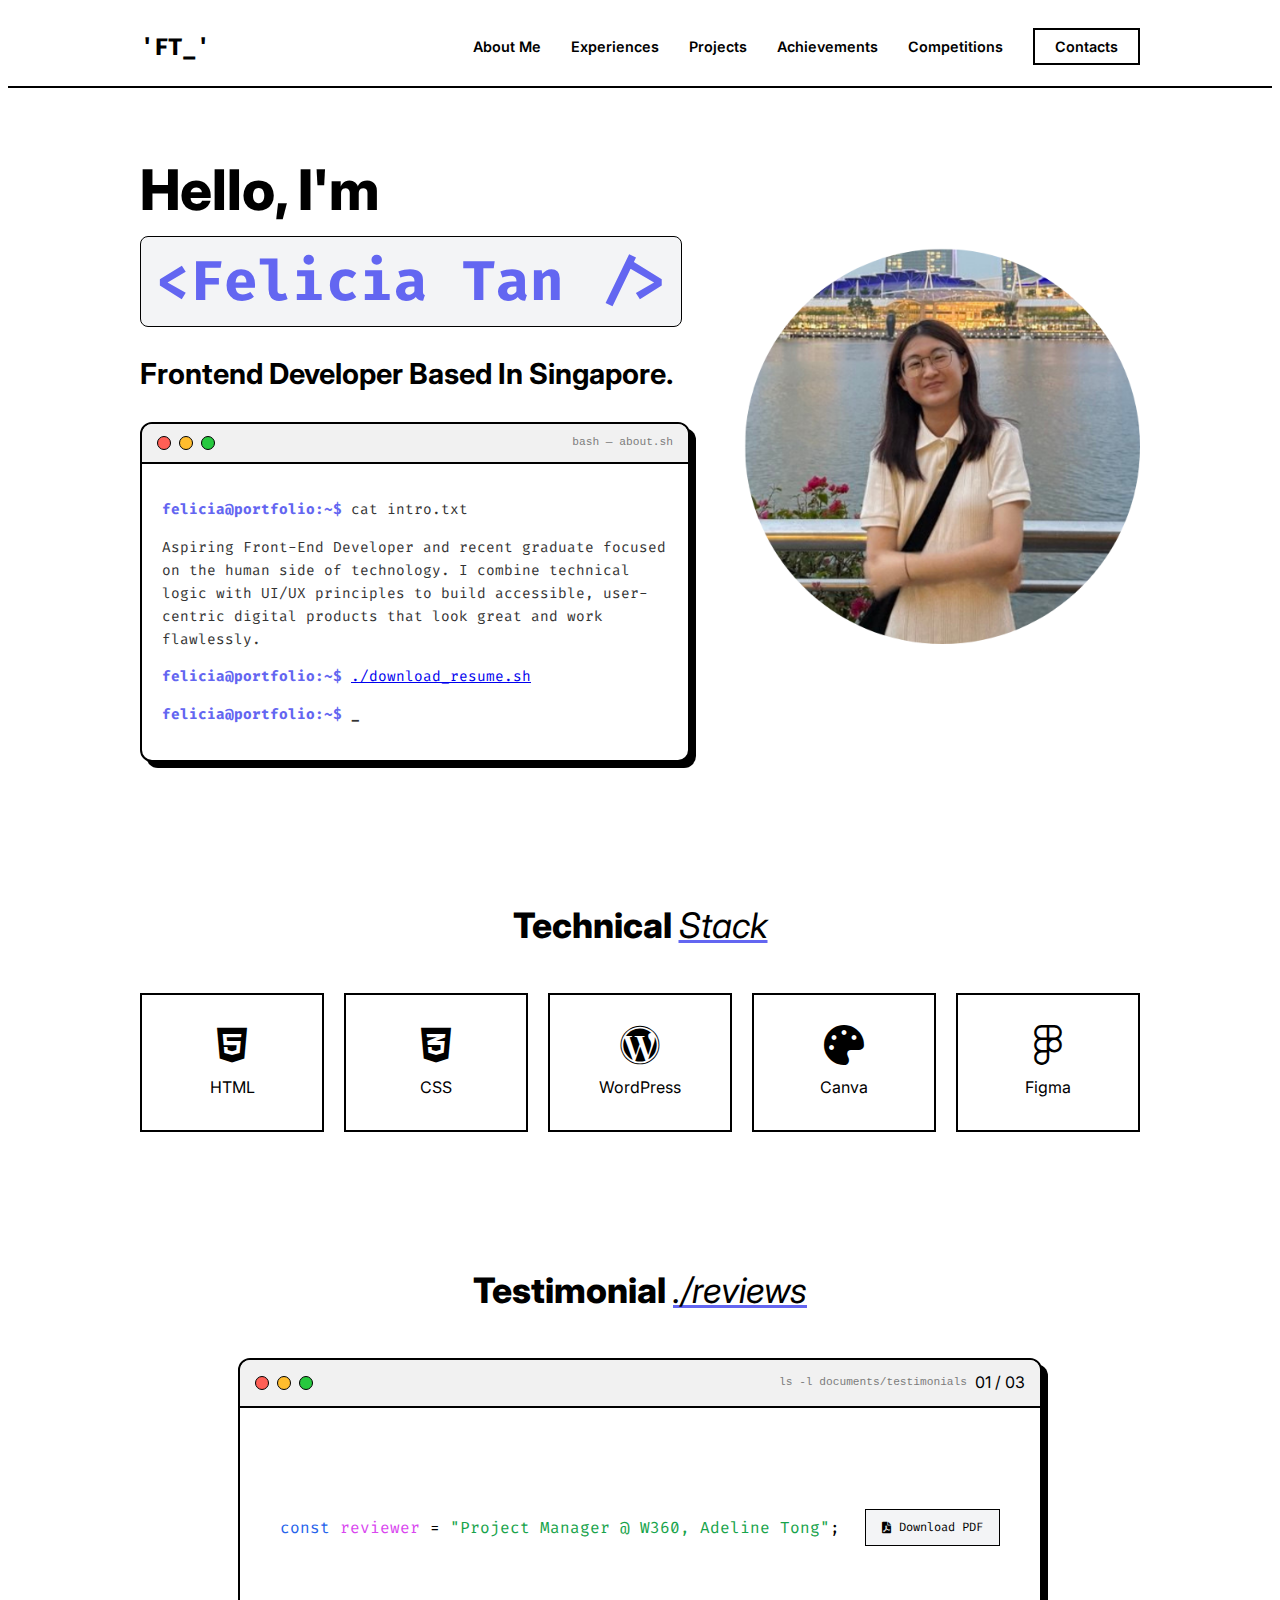
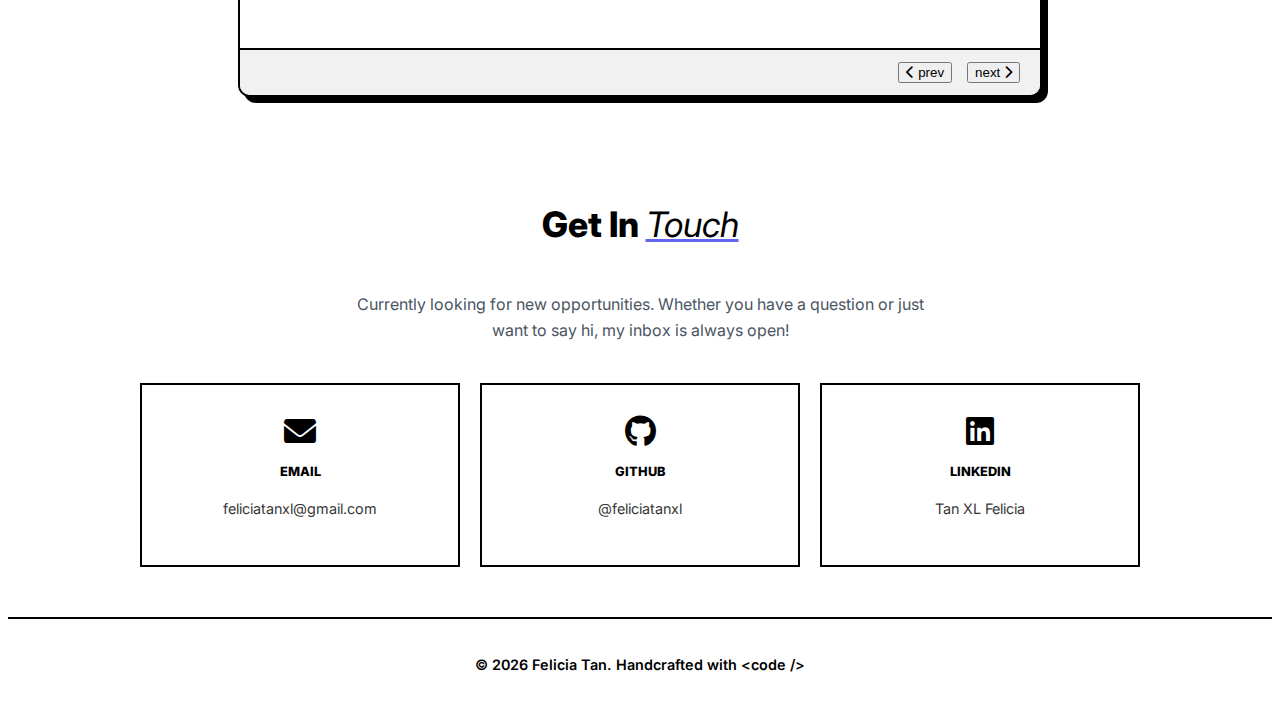
<file: index.html>
<!DOCTYPE html>
<html lang="en">
<head>
    <meta charset="UTF-8">
    <meta name="viewport" content="width=device-width, initial-scale=1.0">
    <title>Felicia Tan's Portfolio</title>
    <link href="https://fonts.googleapis.com/css2?family=Inter:wght@400;600;800&family=Fira+Code:wght@400;500&display=swap" rel="stylesheet">
    <link rel="stylesheet" href="index.css">
    <link rel="stylesheet" href="https://cdnjs.cloudflare.com/ajax/libs/font-awesome/6.0.0/css/all.min.css">
    <link rel="icon" type="image/png" href="assets\logo.png">
</head>
<body>

    <nav class="navbar">
        <div class="nav-container">
            <a href="index.html" class="logo">'FT<span class="cursor-blink">_</span>'</a>

            <button class="menu-toggle" id="menu-toggle" aria-label="Toggle navigation">
                <i class="fas fa-bars"></i>
            </button>

            <ul class="nav-links" id="nav-links">
                <li><a href="me.html">About Me</a></li>
                <li><a href="experience.html">Experiences</a></li>
                <li><a href="projects.html">Projects</a></li>
                <li><a href="achievements.html">Achievements</a></li>
                <li><a href="competitions.html">Competitions</a></li>
                <li><a href="#contact" class="nav-btn">Contacts</a></li>
            </ul>
        </div>
    </nav>

    <div class="container" id="home">
        <header class="hero">
            <div class="hero-content">
                <h1>Hello, I'm <span class="code-name">&lt;Felicia Tan /&gt;</span></h1>
                <h2>Frontend Developer Based In Singapore.</h2>

                <div class="terminal-window">
                    <div class="terminal-header">
                        <span class="dot red"></span>
                        <span class="dot yellow"></span>
                        <span class="dot green"></span>
                        <span class="terminal-title">bash — about.sh</span>
                    </div>
                    <div class="terminal-body">
                        <p><span class="prompt">felicia@portfolio:~$</span> cat intro.txt</p>
                        <p class="response">Aspiring Front-End Developer and recent graduate focused on the human side of technology. I combine technical logic with UI/UX principles to build accessible, user-centric digital products that look great and work flawlessly.</p>

                        <p>
                            <span class="prompt">felicia@portfolio:~$</span>
                            <a href="assets/Resume_TanXiuLiFelicia.pdf" download class="terminal-link" rel="nofollow">
                                ./download_resume.sh
                            </a>
                        </p>

                        <p><span class="prompt">felicia@portfolio:~$</span> <span class="cursor">_</span></p>
                    </div>
                </div>
            </div>
            <div class="hero-illustration">
                <img src="assets/felicia.png" alt="Developer Illustration">
            </div>
        </header>

        <section id="skills" class="section">
            <h2 class="section-title">Technical <span>Stack</span></h2>
            <div class="skills-grid">
               <div class="skill-box"><i class="fab fa-html5"></i><span>HTML</span></div>
                <div class="skill-box"><i class="fab fa-css3-alt"></i><span>CSS</span></div>
                <div class="skill-box"><i class="fab fa-wordpress"></i><span>WordPress</span></div>
                <div class="skill-box"><i class="fas fa-palette"></i><span>Canva</span></div>
                <div class="skill-box"><i class="fab fa-figma"></i><span>Figma</span></div>
            </div>
        </section>

       <section id="testimonials" class="section">
            <h2 class="section-title">Testimonial <span>./reviews</span></h2>
            <div class="testimonial-container">
                <div class="terminal-window review-window">
                    <div class="terminal-header">
                        <span class="dot red"></span>
                        <span class="dot yellow"></span>
                        <span class="dot green"></span>
                        <span class="terminal-title">ls -l documents/testimonials</span>
                        <div class="slider-controls">
                            <span class="current">01</span> / <span class="total">03</span>
                        </div>
                    </div>

                    <div class="testimonial-slider min-view">
                        <div class="review-slide active">
                            <div class="review-meta no-desc">
                                <div class="reviewer-info">
                                    <span class="v">const</span> <span class="k">reviewer</span> = <span class="s">"Project Manager @ W360, Adeline Tong"</span>;
                                </div>
                                <a href="assets/08_FeliciaTan_CompanyTestimonial.pdf" download class="pdf-download-btn" rel="nofollow">
                                    <i class="fas fa-file-pdf"></i> Download PDF
                                </a>
                            </div>
                        </div>

                        <div class="review-slide">
                            <div class="review-meta no-desc">
                                <div class="reviewer-info">
                                    <span class="v">const</span> <span class="k">reviewer</span> = <span class="s">"Institute of Technical Education, Peter Leow (Class Advisor)"</span>;
                                </div>
                                <a href="assets/LETTER OF RECOMMENDATION FOR Felicia Tan Xiu Li.pdf" download class="pdf-download-btn" rel="nofollow">
                                    <i class="fas fa-file-pdf"></i> Download PDF
                                </a>
                            </div>
                        </div>

                        <div class="review-slide">
                            <div class="review-meta no-desc">
                                <div class="reviewer-info">
                                    <span class="v">const</span> <span class="k">reviewer</span> = <span class="s">"Guangyang Secondary School, Chuang Chea Chee (Form Teacher)"</span>;
                                </div>
                                <a href="assets/Seconday Year 2021 Testimonial.pdf" download class="pdf-download-btn" rel="nofollow">
                                    <i class="fas fa-file-pdf"></i> Download PDF
                                </a>
                            </div>
                        </div>

                    </div>

                    <div class="terminal-footer">
                        <button id="prevBtn" class="term-nav-btn"><i class="fas fa-chevron-left"></i> prev</button>
                        <button id="nextBtn" class="term-nav-btn">next <i class="fas fa-chevron-right"></i></button>
                    </div>
                </div>
            </div>
        </section>

        <section id="contact" class="section contact-section">
            <h2 class="section-title">Get In <span>Touch</span></h2>
            <p class="contact-text">Currently looking for new opportunities. Whether you have a question or just want to say hi, my inbox is always open!</p>
            <div class="contact-grid">
                <a href="mailto:feliciatanxl@gmail.com" class="contact-card">
                    <i class="fas fa-envelope"></i>
                    <span>Email</span>
                    <p>feliciatanxl@gmail.com</p>
                </a>
                <a href="https://github.com/feliciatanxl" target="_blank" class="contact-card">
                    <i class="fab fa-github"></i>
                    <span>GitHub</span>
                    <p>@feliciatanxl</p>
                </a>
                <a href="https://www.linkedin.com/in/feliciatanxl/" target="_blank" class="contact-card">
                    <i class="fab fa-linkedin"></i>
                    <span>LinkedIn</span>
                    <p>Tan XL Felicia</p>
                </a>
            </div>
        </section>
    </div>

    <footer>
        <p>© 2026 Felicia Tan. Handcrafted with &lt;code /&gt;</p>
    </footer>
    <script>
        document.addEventListener('DOMContentLoaded', () => {
            // --- Testimonial Slider Logic ---
            const slides = document.querySelectorAll('.review-slide');
            const nextBtn = document.getElementById('nextBtn');
            const prevBtn = document.getElementById('prevBtn');
            const currentText = document.querySelector('.current');
            const totalText = document.querySelector('.total');

            let currentSlide = 0;

            // Initialize Total Count (e.g., / 03)
            if (totalText && slides.length > 0) {
                totalText.innerText = slides.length.toString().padStart(2, '0');
            }

            function updateSlider(index) {
                if (slides.length === 0) return;

                // Update Slides
                slides.forEach(s => s.classList.remove('active'));
                slides[index].classList.add('active');

                // Update Counter Text (01, 02, etc.)
                if (currentText) {
                    currentText.innerText = (index + 1).toString().padStart(2, '0');
                }
            }

            // Event Listeners for Slider
            if (nextBtn) {
                nextBtn.addEventListener('click', () => {
                    currentSlide = (currentSlide + 1) % slides.length;
                    updateSlider(currentSlide);
                });
            }

            if (prevBtn) {
                prevBtn.addEventListener('click', () => {
                    currentSlide = (currentSlide - 1 + slides.length) % slides.length;
                    updateSlider(currentSlide);
                });
            }

            // Auto Play every 5 seconds
            setInterval(() => {
                if (slides.length > 0) {
                    currentSlide = (currentSlide + 1) % slides.length;
                    updateSlider(currentSlide);
                }
            }, 5000);


            // --- Navbar / Hamburger Logic ---
            const menuToggle = document.getElementById('menu-toggle');
            const navLinks = document.getElementById('nav-links');

            if (menuToggle && navLinks) {
                menuToggle.addEventListener('click', () => {
                    navLinks.classList.toggle('active');

                    // Switch icon between 'Bars' and 'X'
                    const icon = menuToggle.querySelector('i');
                    if (navLinks.classList.contains('active')) {
                        icon.classList.replace('fa-bars', 'fa-times');
                    } else {
                        icon.classList.replace('fa-times', 'fa-bars');
                    }
                });

                // Close menu when a link is clicked
                document.querySelectorAll('.nav-links a').forEach(link => {
                    link.addEventListener('click', () => {
                        navLinks.classList.remove('active');
                        const icon = menuToggle.querySelector('i');
                        if (icon) icon.classList.replace('fa-times', 'fa-bars');
                    });
                });
            }
        });
    </script>
</body>
</html>
</file>
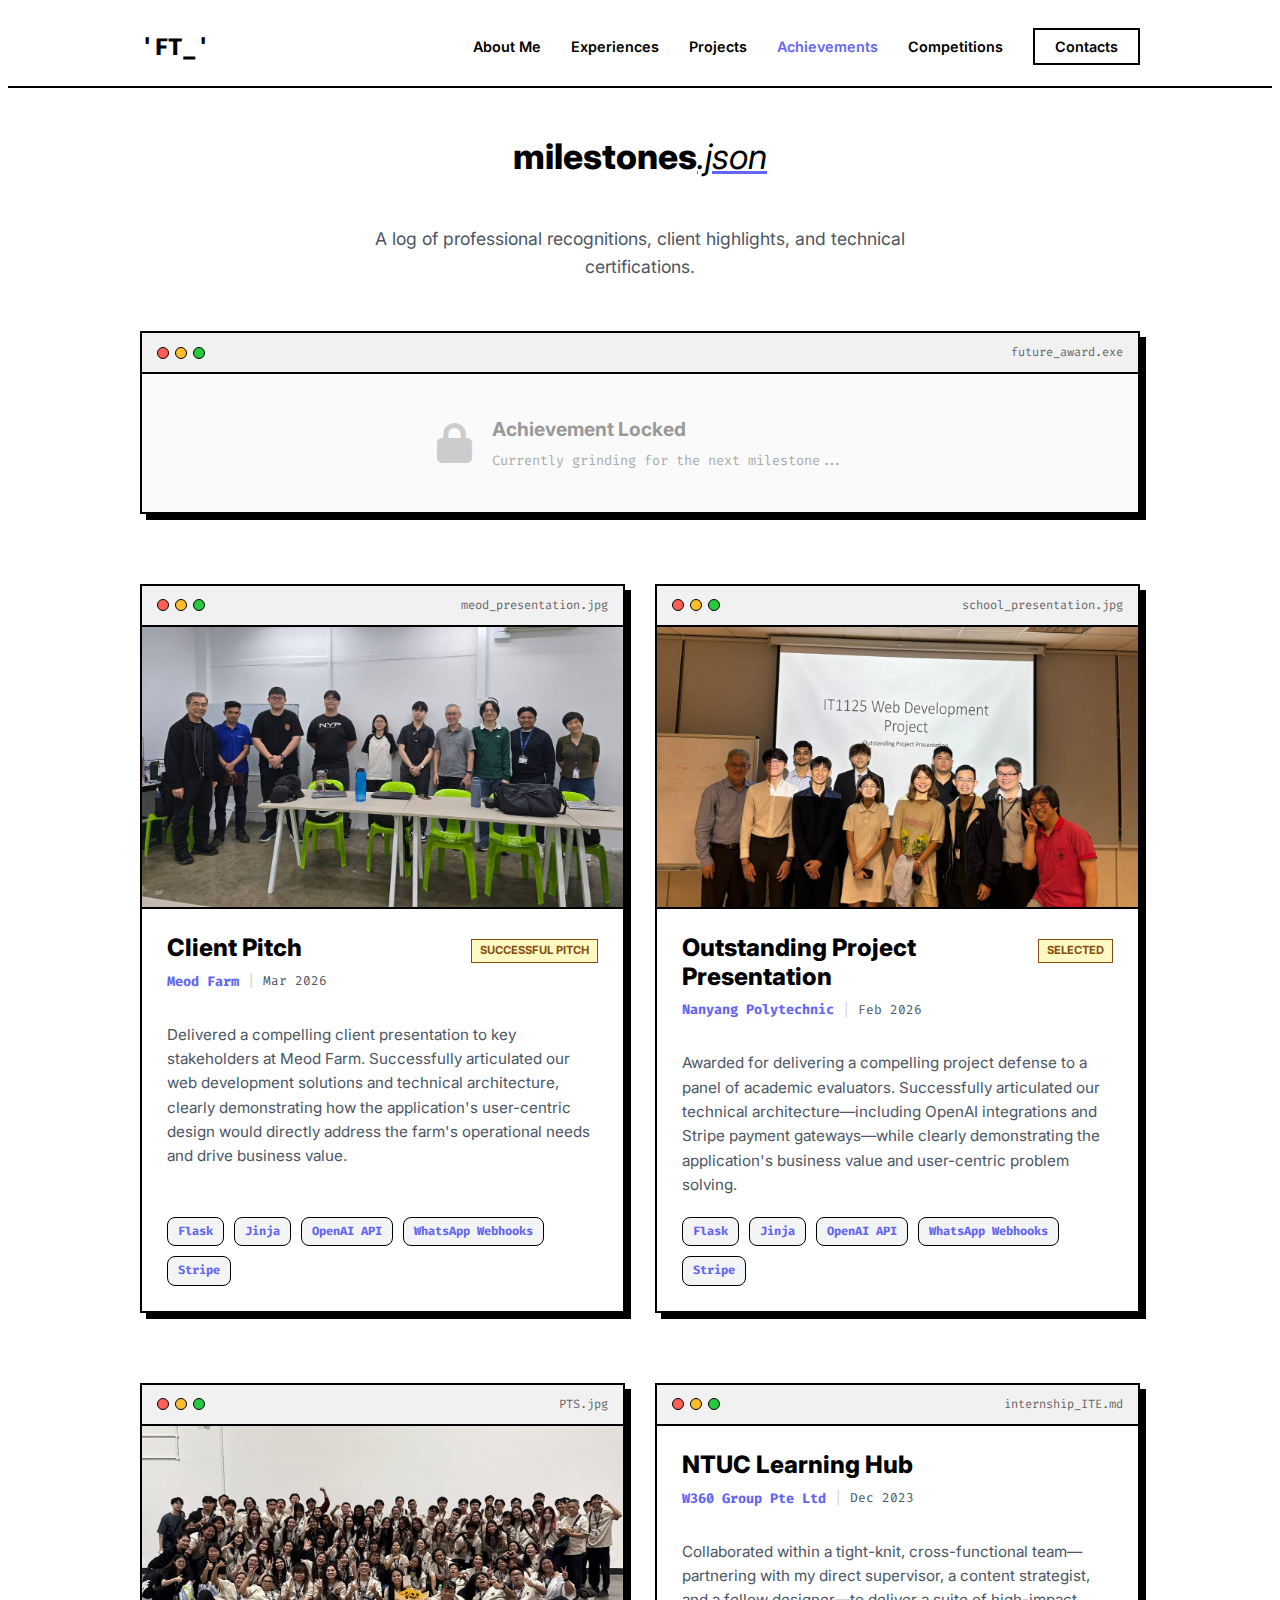
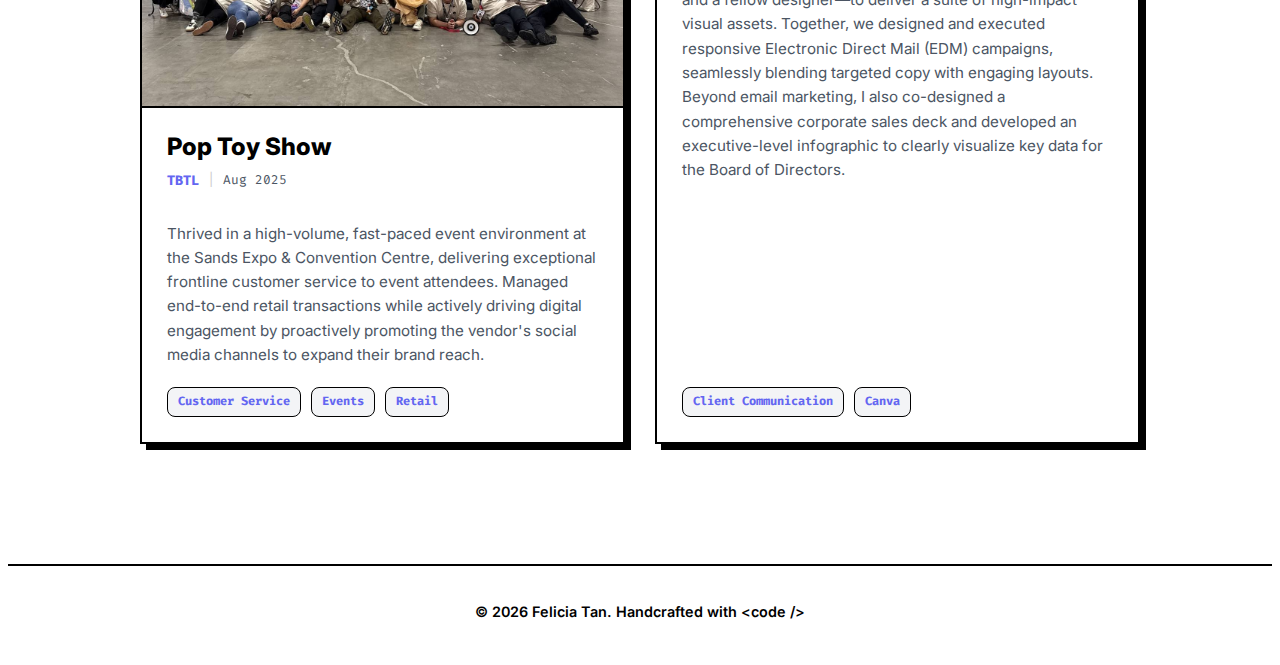
<file: achievements.html>
<!DOCTYPE html>
<html lang="en">
<head>
    <meta charset="UTF-8">
    <meta name="viewport" content="width=device-width, initial-scale=1.0">
    <title>Achievements</title>
    <link href="https://fonts.googleapis.com/css2?family=Inter:wght@400;600;800&family=Fira+Code:wght@400;500&display=swap" rel="stylesheet">
    <link rel="stylesheet" href="index.css">
    <link rel="stylesheet" href="https://cdnjs.cloudflare.com/ajax/libs/font-awesome/6.4.0/css/all.min.css">
    <link rel="icon" type="image/png" href="assets/logo.png">
</head>
<body>

    <nav class="navbar">
        <div class="nav-container">
            <a href="index.html" class="logo">'FT<span class="cursor-blink">_</span>'</a>
            <button class="menu-toggle" id="menu-toggle" aria-label="Toggle navigation">
                <i class="fas fa-bars"></i>
            </button>
            <ul class="nav-links" id="nav-links">
                <li><a href="me.html">About Me</a></li>
                <li><a href="experience.html">Experiences</a></li>
                <li><a href="projects.html">Projects</a></li>
                <li><a href="achievements.html" class="active" style="color: var(--accent);">Achievements</a></li>
                <li><a href="competitions.html">Competitions</a></li>
                <li><a href="index.html#contact" class="nav-btn">Contacts</a></li>
            </ul>
        </div>
    </nav>

    <div class="container" style="max-width: 1000px; padding-bottom: 80px;">

        <header class="section-header" style="text-align: center; margin-top: 60px; margin-bottom: 50px;">
            <h1 class="section-title">milestones<span>.json</span></h1>
            <p class="contact-text" style="font-size: 1.1rem; color: var(--text-secondary); max-width: 600px; margin: 0 auto;">
                A log of professional recognitions, client highlights, and technical certifications.
            </p>
        </header>

        <div class="achievements-grid">

            <div class="project-card achievement-card wide">
                <div class="window-bar" style="background: #f1f1f1;">
                    <div class="dots"><span class="red"></span><span class="yellow"></span><span class="green"></span></div>
                    <div class="file-name">future_award.exe</div>
                </div>
                <div class="window-body" style="display: flex; flex-direction: row; justify-content: center; align-items: center; gap: 20px; padding: 40px 20px; background: #fafafa; height: 100%;">
                    <i class="fas fa-lock" style="font-size: 2.5rem; color: #ccc;"></i>
                    <div style="text-align: left;">
                        <h3 style="font-size: 1.2rem; margin-bottom: 5px; color: #999;">Achievement Locked</h3>
                        <p style="font-size: 0.85rem; color: #aaa; font-family: 'Fira Code', monospace; margin: 0;">
                            Currently grinding for the next milestone...
                        </p>
                    </div>
                </div>
            </div>

             <!-- <div class="project-card achievement-card">
                <div class="window-bar" style="background: #f1f1f1; border-bottom: 2px solid #000;">
                    <div class="dots"><span class="red"></span><span class="yellow"></span><span class="green"></span></div>
                    <div class="file-name">future_award.exe</div>
                </div>
                <div class="window-body" style="display: flex; flex-direction: column; justify-content: center; align-items: center; text-align: center; padding: 40px 20px; background: #fafafa; height: 100%;">
                    <i class="fas fa-lock" style="font-size: 3rem; margin-bottom: 20px; color: #ccc;"></i>
                    <h3 style="font-size: 1.4rem; margin-bottom: 10px; color: #999; font-weight: 800;">Achievement Locked</h3>
                    <p style="font-size: 0.9rem; color: #aaa; font-family: 'Fira Code', monospace; margin: 0;">
                        Currently grinding for the next milestone...
                    </p>
                </div>
            </div> -->
             <div class="project-card achievement-card">
                    <div class="window-bar" style="background: #f1f1f1; border-bottom: 2px solid #000;">
                        <div class="dots"><span class="red"></span><span class="yellow"></span><span class="green"></span></div>
                        <div class="file-name">meod_presentation.jpg</div>
                    </div>
                    <div class="window-body" style="padding: 0; display: flex; flex-direction: column; height: 100%;">
                        
                        <div style="width: 100%; height: 280px; background: #e2e8f0; border-bottom: 2px solid #000; overflow: hidden;">
                            <img src="assets/MEOD.jpg" alt="Client Presentation Photo" style="width: 100%; height: 100%; object-fit: cover !important; object-position: center 100% !important; display: block;">
                        </div>
                        
                        <div style="padding: 25px; display: flex; flex-direction: column; flex-grow: 1;">
                            <div style="display: flex; justify-content: space-between; align-items: flex-start; gap: 20px; margin-bottom: 15px;">
                                <div style="flex: 1;">
                                    <h3 style="margin-bottom: 8px; font-size: 1.5rem; font-weight: 800; line-height: 1.2;">Client Pitch</h3>
                                    <div style="display: flex; align-items: center; gap: 10px; flex-wrap: wrap;">
                                        <p style="font-family: 'Fira Code', monospace; font-size: 0.85rem; color: var(--accent); font-weight: 800; margin: 0;">Meod Farm</p>
                                        <span style="color: #ccc; font-size: 0.8rem;">|</span>
                                        <p style="font-family: 'Fira Code', monospace; font-size: 0.8rem; color: var(--text-secondary); margin: 0;">Mar 2026</p>
                                    </div>
                                </div>
                                <span class="status-tag" style="background: #fef9c3; color: #854d0e; border-color: #854d0e; white-space: nowrap; margin-top: 5px;">Successful Pitch</span>
                            </div>
                            
                            <p style="color: var(--text-secondary); font-size: 0.95rem; margin-bottom: 20px; flex-grow: 1;">
                                Delivered a compelling client presentation to key stakeholders at Meod Farm. Successfully articulated our web development solutions and technical architecture, clearly demonstrating how the application's user-centric design would directly address the farm's operational needs and drive business value.
                            </p>

                            <div style="display: flex; gap: 10px; flex-wrap: wrap;">
                                <span class="code-name" style="font-size: 0.75rem; padding: 4px 10px;">Flask</span>
                                <span class="code-name" style="font-size: 0.75rem; padding: 4px 10px;">Jinja</span>
                                <span class="code-name" style="font-size: 0.75rem; padding: 4px 10px;">OpenAI API</span>
                                <span class="code-name" style="font-size: 0.75rem; padding: 4px 10px;">WhatsApp Webhooks</span>
                                <span class="code-name" style="font-size: 0.75rem; padding: 4px 10px;">Stripe</span>
                            </div>
                        </div>
                    </div>
                </div>
             <div class="project-card achievement-card">
                <div class="window-bar" style="background: #f1f1f1; border-bottom: 2px solid #000;">
                    <div class="dots"><span class="red"></span><span class="yellow"></span><span class="green"></span></div>
                    <div class="file-name">school_presentation.jpg</div>
                </div>
                <div class="window-body" style="padding: 0; display: flex; flex-direction: column; height: 100%;">
                    
                    <div style="width: 100%; height: 280px; background: #e2e8f0; border-bottom: 2px solid #000; overflow: hidden;">
                        <img src="assets/NYP_Y1_WDP.jpg" alt="School Presentation Photo" style="width: 100%; height: 100%; object-fit: cover !important; object-position: center 100% !important; display: block;">
                    </div>
                    
                    <div style="padding: 25px; display: flex; flex-direction: column; flex-grow: 1;">
                        <div style="display: flex; justify-content: space-between; align-items: flex-start; gap: 20px; margin-bottom: 15px;">
                            <div style="flex: 1;">
                                <h3 style="margin-bottom: 8px; font-size: 1.5rem; font-weight: 800; line-height: 1.2;">Outstanding Project Presentation</h3>
                                <div style="display: flex; align-items: center; gap: 10px; flex-wrap: wrap;">
                                    <p style="font-family: 'Fira Code', monospace; font-size: 0.85rem; color: var(--accent); font-weight: 800; margin: 0;">Nanyang Polytechnic</p>
                                    <span style="color: #ccc; font-size: 0.8rem;">|</span>
                                    <p style="font-family: 'Fira Code', monospace; font-size: 0.8rem; color: var(--text-secondary); margin: 0;">Feb 2026</p>
                                </div>
                            </div>
                            <span class="status-tag" style="background: #fef9c3; color: #854d0e; border-color: #854d0e; white-space: nowrap; margin-top: 5px;">Selected</span>
                        </div>
                        
                        <p style="color: var(--text-secondary); font-size: 0.95rem; margin-bottom: 20px; flex-grow: 1;">
                            Awarded for delivering a compelling project defense to a panel of academic evaluators. Successfully articulated our technical architecture—including OpenAI integrations and Stripe payment gateways—while clearly demonstrating the application's business value and user-centric problem solving.
                        </p>

                        <div style="display: flex; gap: 10px; flex-wrap: wrap;">
                            <span class="code-name" style="font-size: 0.75rem; padding: 4px 10px;">Flask</span>
                            <span class="code-name" style="font-size: 0.75rem; padding: 4px 10px;">Jinja</span>
                            <span class="code-name" style="font-size: 0.75rem; padding: 4px 10px;">OpenAI API</span>
                            <span class="code-name" style="font-size: 0.75rem; padding: 4px 10px;">WhatsApp Webhooks</span>
                            <span class="code-name" style="font-size: 0.75rem; padding: 4px 10px;">Stripe</span>
                        </div>
                    </div>
                </div>
            </div>

            <div class="project-card achievement-card">
                <div class="window-bar" style="background: #f1f1f1; border-bottom: 2px solid #000;">
                    <div class="dots"><span class="red"></span><span class="yellow"></span><span class="green"></span></div>
                    <div class="file-name">PTS.jpg</div>
                </div>
                <div class="window-body" style="padding: 0; display: flex; flex-direction: column; height: 100%;">
                    
                    <div style="width: 100%; height: 280px; background: #e2e8f0; border-bottom: 2px solid #000; overflow: hidden;">
                        <img src="assets/PTS.jpg" alt="School Presentation Photo" style="width: 100%; height: 100%; object-fit: cover !important; object-position: center 60% !important; display: block;">
                    </div>
                    
                    <div style="padding: 25px; display: flex; flex-direction: column; flex-grow: 1;">
                        <div style="display: flex; justify-content: space-between; align-items: flex-start; gap: 20px; margin-bottom: 15px;">
                            <div style="flex: 1;">
                                <h3 style="margin-bottom: 8px; font-size: 1.5rem; font-weight: 800; line-height: 1.2;">Pop Toy Show</h3>
                                <div style="display: flex; align-items: center; gap: 10px; flex-wrap: wrap;">
                                    <p style="font-family: 'Fira Code', monospace; font-size: 0.85rem; color: var(--accent); font-weight: 800; margin: 0;">TBTL</p>
                                    <span style="color: #ccc; font-size: 0.8rem;">|</span>
                                    <p style="font-family: 'Fira Code', monospace; font-size: 0.8rem; color: var(--text-secondary); margin: 0;">Aug  2025</p>
                                </div>
                            </div>
                            <!-- <span class="status-tag" style="background: #fef9c3; color: #854d0e; border-color: #854d0e; white-space: nowrap; margin-top: 5px;">Selected</span> -->
                        </div>
                        
                        <p style="color: var(--text-secondary); font-size: 0.95rem; margin-bottom: 20px; flex-grow: 1;">
                           Thrived in a high-volume, fast-paced event environment at the Sands Expo & Convention Centre, delivering exceptional frontline customer service to event attendees. Managed end-to-end retail transactions while actively driving digital engagement by proactively promoting the vendor's social media channels to expand their brand reach.
                        </p>

                        <div style="display: flex; gap: 10px; flex-wrap: wrap;">
                            <span class="code-name" style="font-size: 0.75rem; padding: 4px 10px;">Customer Service</span>
                            <span class="code-name" style="font-size: 0.75rem; padding: 4px 10px;">Events</span>
                            <span class="code-name" style="font-size: 0.75rem; padding: 4px 10px;">Retail</span>
                        </div>
                    </div>
                </div>
            </div>

            <div class="project-card achievement-card">
                <div class="window-bar" style="background: #f1f1f1; border-bottom: 2px solid #000;">
                    <div class="dots"><span class="red"></span><span class="yellow"></span><span class="green"></span></div>
                    <div class="file-name">internship_ITE.md</div>
                </div>
                <div class="window-body" style="padding: 0; display: flex; flex-direction: column; height: 100%;">

                    <div style="padding: 25px; display: flex; flex-direction: column; flex-grow: 1;">
                        <div style="display: flex; justify-content: space-between; align-items: flex-start; gap: 20px; margin-bottom: 15px;">
                            <div style="flex: 1;">
                                <h3 style="margin-bottom: 8px; font-size: 1.5rem; font-weight: 800; line-height: 1.2;">NTUC Learning Hub</h3>
                                <div style="display: flex; align-items: center; gap: 10px; flex-wrap: wrap;">
                                    <p style="font-family: 'Fira Code', monospace; font-size: 0.85rem; color: var(--accent); font-weight: 800; margin: 0;">W360 Group Pte Ltd</p>
                                    <span style="color: #ccc; font-size: 0.8rem;">|</span>
                                    <p style="font-family: 'Fira Code', monospace; font-size: 0.8rem; color: var(--text-secondary); margin: 0;">Dec 2023</p>
                                </div>
                            </div>
                        </div>
                        
                        <p style="color: var(--text-secondary); font-size: 0.95rem; margin-bottom: 20px; flex-grow: 1;">
                            Collaborated within a tight-knit, cross-functional team—partnering with my direct supervisor, a content strategist, and a fellow designer—to deliver a suite of high-impact visual assets. Together, we designed and executed responsive Electronic Direct Mail (EDM) campaigns, seamlessly blending targeted copy with engaging layouts. Beyond email marketing, I also co-designed a comprehensive corporate sales deck and developed an executive-level infographic to clearly visualize key data for the Board of Directors.
                        </p>

                        <div style="display: flex; gap: 10px; flex-wrap: wrap;">
                            <span class="code-name" style="font-size: 0.75rem; padding: 4px 10px;">Client Communication</span>
                            <span class="code-name" style="font-size: 0.75rem; padding: 4px 10px;">Canva</span>
                        </div>
                    </div>
                </div>
            </div>
            </div>

        </div>
    </div>

    <footer>
        <p>© 2026 Felicia Tan. Handcrafted with &lt;code /&gt;</p>
    </footer>

    <script>
        const menuToggle = document.getElementById('menu-toggle');
        const navLinks = document.getElementById('nav-links');

        menuToggle.addEventListener('click', () => {
            navLinks.classList.toggle('active');
            const icon = menuToggle.querySelector('i');
            if (navLinks.classList.contains('active')) {
                icon.classList.replace('fa-bars', 'fa-times');
            } else {
                icon.classList.replace('fa-times', 'fa-bars');
            }
        });
    </script>
</body>
</html>
</file>
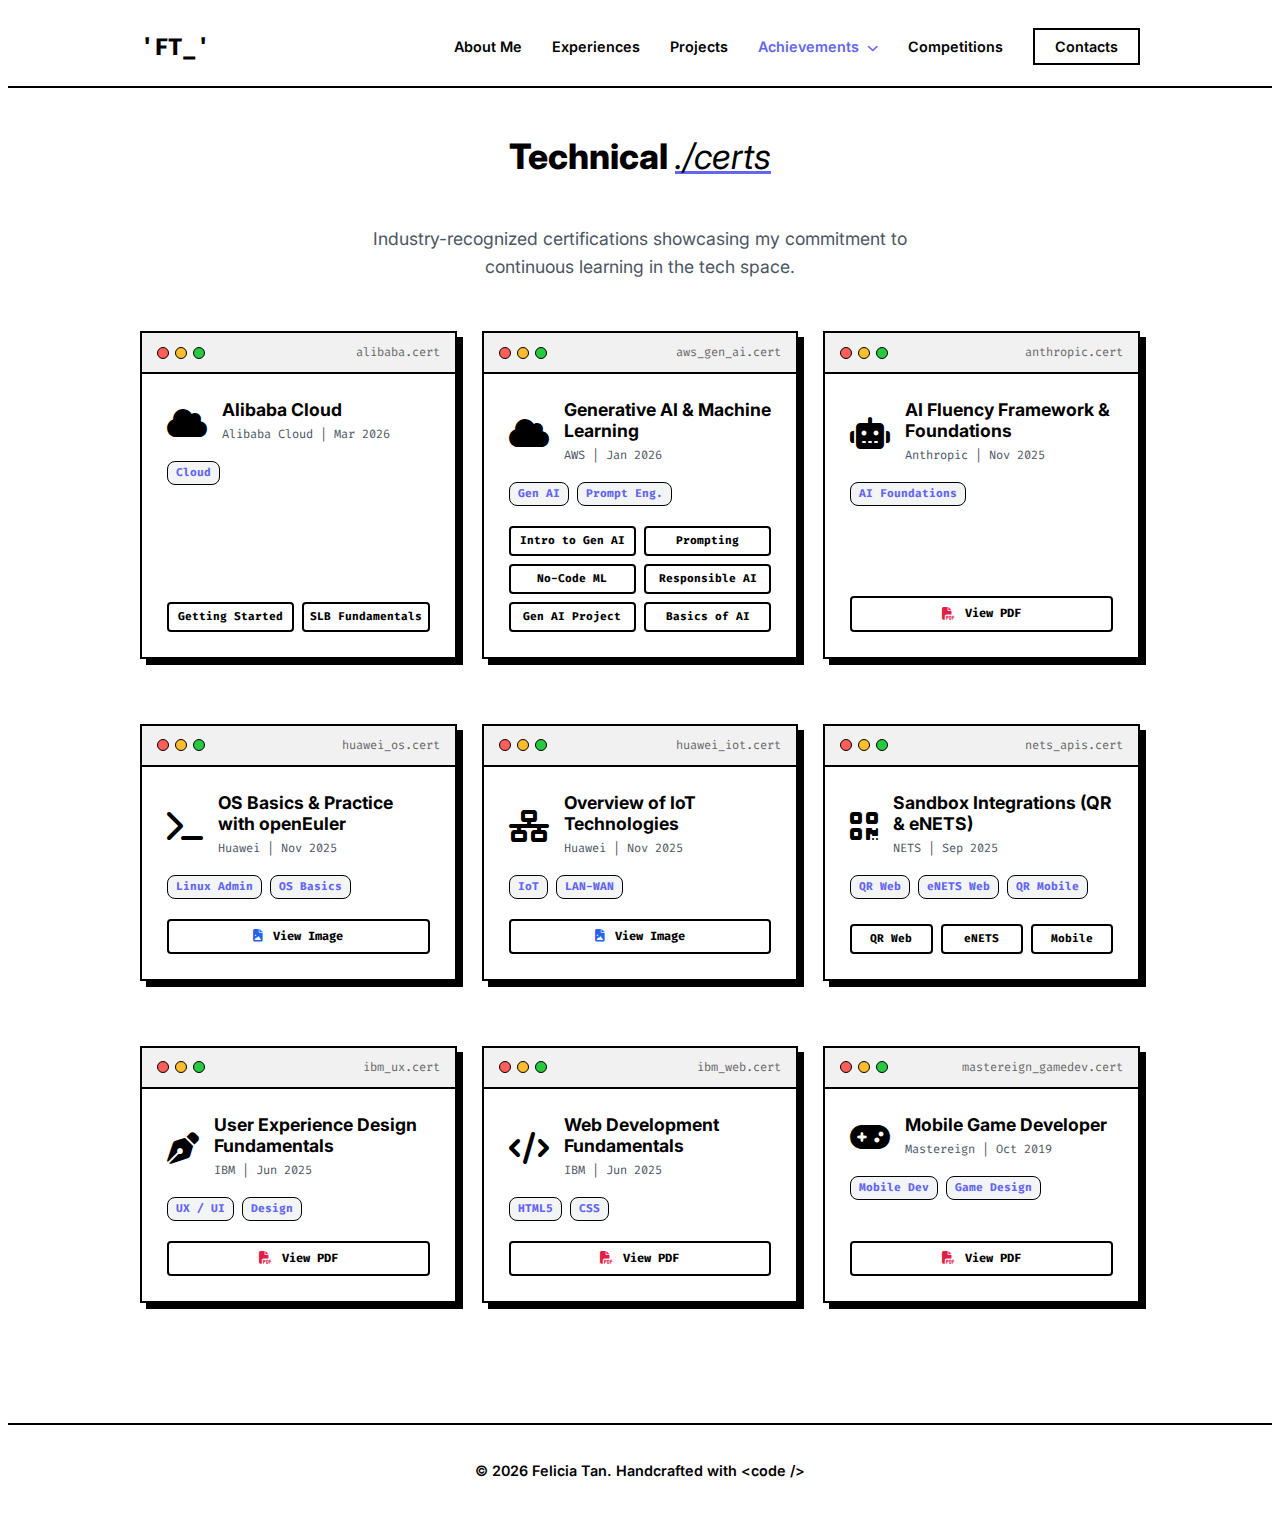
<file: certs.html>
<!DOCTYPE html>
<html lang="en">
<head>
    <meta charset="UTF-8">
    <meta name="viewport" content="width=device-width, initial-scale=1.0">
    <title>Tech Certifications</title>
    <link href="https://fonts.googleapis.com/css2?family=Inter:wght@400;600;800&family=Fira+Code:wght@400;500&display=swap" rel="stylesheet">
    <link rel="stylesheet" href="index.css">
    <link rel="stylesheet" href="https://cdnjs.cloudflare.com/ajax/libs/font-awesome/6.4.0/css/all.min.css">
    <link rel="icon" type="image/png" href="assets/logo.png">
</head>
<body>
    <nav class="navbar">
        <div class="nav-container">
            <a href="index.html" class="logo">'FT<span class="cursor-blink">_</span>'</a>
            <button class="menu-toggle" id="menu-toggle" aria-label="Toggle navigation"><i class="fas fa-bars"></i></button>
             <ul class="nav-links" id="nav-links">
                <li><a href="me.html">About Me</a></li>
                <li><a href="experience.html">Experiences</a></li>
                <li><a href="projects.html">Projects</a></li>
                
                <li class="dropdown">
                    <a href="#" class="active" style="color: var(--accent); cursor: pointer;">Achievements <i class="fas fa-chevron-down" style="font-size: 0.7rem; margin-left: 4px; vertical-align: middle;"></i></a>
                    <div class="dropdown-content">
                        <a href="achievements.html">>_ Project Milestones</a>
                        <a href="awards.html">>_ Academic Awards</a>
                        <a href="certs.html" style="color: var(--accent);">>_ Tech Certifications</a>
                    </div>
                </li>

                <li><a href="competitions.html">Competitions</a></li>
                <li><a href="index.html#contact" class="nav-btn">Contacts</a></li>
            </ul>
        </div>
    </nav>

    <div class="container" style="max-width: 1000px;">
        
        <header class="section-header" style="text-align: center; margin-top: 60px; margin-bottom: 50px;">
            <h1 class="section-title">Technical <span>./certs</span></h1>
            <p class="contact-text" style="font-size: 1.1rem; color: var(--text-secondary); max-width: 600px; margin: 0 auto;">
                Industry-recognized certifications showcasing my commitment to continuous learning in the tech space.
            </p>
        </header>

        <div class="projects-grid">

            <div class="project-card">
                <div class="window-bar">
                    <div class="dots"><span class="red"></span><span class="yellow"></span><span class="green"></span></div>
                    <div class="file-name">alibaba.cert</div>
                </div>
                <div class="window-body">
                    <div style="display: flex; align-items: center; gap: 15px; margin-bottom: 15px;">
                        <i class="fas fa-cloud" style="font-size: 2rem; color: #000;"></i>
                        <div>
                            <h3 style="margin: 0; font-size: 1.1rem; line-height: 1.2;">Alibaba Cloud</h3>
                            <span style="font-family: 'Fira Code', monospace; font-size: 0.75rem; color: var(--text-secondary);">Alibaba Cloud | Mar 2026</span>
                        </div>
                    </div>
                    <div style="display: flex; flex-wrap: wrap; gap: 8px;">
                        <span class="code-name" style="font-size: 0.7rem; padding: 2px 8px;">Cloud</span>
                    </div>
                    <div style="margin-top: auto; display: grid; grid-template-columns: 1fr 1fr; gap: 8px; padding-top: 20px;">
                        <a href="assets/certs/Getting Started with Alibaba Cloud.png" target="_blank" class="project-link-btn" style="font-size: 0.7rem; padding: 4px; justify-content: center; background: #fff;">Getting Started</a>
                        <a href="assets/certs/SLB Fundamentals.png"target="_blank" class="project-link-btn" style="font-size: 0.7rem; padding: 4px; justify-content: center; background: #fff;">SLB Fundamentals</a>
                        <!-- <a href="assets/certs/AWS_No-code Machine Learning and Generative AI on AWS.pdf" target="_blank" class="project-link-btn" style="font-size: 0.7rem; padding: 4px; justify-content: center; background: #fff;">No-Code ML</a>
                        <a href="assets/certs/AWS_Responsible Artificial Intelligence Practices.pdf" target="_blank" class="project-link-btn" style="font-size: 0.7rem; padding: 4px; justify-content: center; background: #fff;">Responsible AI</a>
                        <a href="assets/certs/AWS_Planning a Generative AI Project.pdf" target="_blank" class="project-link-btn" style="font-size: 0.7rem; padding: 4px; justify-content: center; background: #fff;">Gen AI Project</a>
                        <a href="assets/certs/AWS_AI.pdf" target="_blank" class="project-link-btn" style="font-size: 0.7rem; padding: 4px; justify-content: center; background: #fff;">Basics of AI</a> -->
                    </div>
                </div>
            </div>

            <div class="project-card">
                <div class="window-bar">
                    <div class="dots"><span class="red"></span><span class="yellow"></span><span class="green"></span></div>
                    <div class="file-name">aws_gen_ai.cert</div>
                </div>
                <div class="window-body">
                    <div style="display: flex; align-items: center; gap: 15px; margin-bottom: 15px;">
                        <i class="fas fa-cloud" style="font-size: 2rem; color: #000;"></i>
                        <div>
                            <h3 style="margin: 0; font-size: 1.1rem; line-height: 1.2;">Generative AI & Machine Learning</h3>
                            <span style="font-family: 'Fira Code', monospace; font-size: 0.75rem; color: var(--text-secondary);">AWS | Jan 2026</span>
                        </div>
                    </div>
                    <div style="display: flex; flex-wrap: wrap; gap: 8px;">
                        <span class="code-name" style="font-size: 0.7rem; padding: 2px 8px;">Gen AI</span>
                        <span class="code-name" style="font-size: 0.7rem; padding: 2px 8px;">Prompt Eng.</span>
                    </div>
                    <div style="margin-top: auto; display: grid; grid-template-columns: 1fr 1fr; gap: 8px; padding-top: 20px;">
                        <a href="assets/certs/AWS_Introduction to Generative AI - Art of the Possible.pdf" target="_blank" class="project-link-btn" style="font-size: 0.7rem; padding: 4px; justify-content: center; background: #fff;">Intro to Gen AI</a>
                        <a href="assets/certs/AWS_Foundations of Prompt Engineering.pdf" target="_blank" class="project-link-btn" style="font-size: 0.7rem; padding: 4px; justify-content: center; background: #fff;">Prompting</a>
                        <a href="assets/certs/AWS_No-code Machine Learning and Generative AI on AWS.pdf" target="_blank" class="project-link-btn" style="font-size: 0.7rem; padding: 4px; justify-content: center; background: #fff;">No-Code ML</a>
                        <a href="assets/certs/AWS_Responsible Artificial Intelligence Practices.pdf" target="_blank" class="project-link-btn" style="font-size: 0.7rem; padding: 4px; justify-content: center; background: #fff;">Responsible AI</a>
                        <a href="assets/certs/AWS_Planning a Generative AI Project.pdf" target="_blank" class="project-link-btn" style="font-size: 0.7rem; padding: 4px; justify-content: center; background: #fff;">Gen AI Project</a>
                        <a href="assets/certs/AWS_AI.pdf" target="_blank" class="project-link-btn" style="font-size: 0.7rem; padding: 4px; justify-content: center; background: #fff;">Basics of AI</a>
                    </div>
                </div>
            </div>
            
            <div class="project-card">
                <div class="window-bar">
                    <div class="dots"><span class="red"></span><span class="yellow"></span><span class="green"></span></div>
                    <div class="file-name">anthropic.cert</div>
                </div>
                <div class="window-body">
                    <div style="display: flex; align-items: center; gap: 15px; margin-bottom: 15px;">
                        <i class="fas fa-robot" style="font-size: 2rem; color: #000;"></i>
                        <div>
                            <h3 style="margin: 0; font-size: 1.1rem; line-height: 1.2;">AI Fluency Framework & Foundations</h3>
                            <span style="font-family: 'Fira Code', monospace; font-size: 0.75rem; color: var(--text-secondary);">Anthropic | Nov 2025</span>
                        </div>
                    </div>
                    <div style="display: flex; flex-wrap: wrap; gap: 8px;">
                        <span class="code-name" style="font-size: 0.7rem; padding: 2px 8px;">AI Foundations</span>
                    </div>
                    <div style="margin-top: auto; padding-top: 20px;">
                        <a href="assets/certs/AI_Fluency.pdf" target="_blank" class="project-link-btn" style="font-size: 0.75rem; padding: 6px 12px; width: 100%; justify-content: center; background: #fff;">
                            <i class="fas fa-file-pdf" style="font-size: 0.8rem; color: #e11d48;"></i> View PDF
                        </a>
                    </div>
                </div>
            </div>

            <div class="project-card">
                <div class="window-bar">
                    <div class="dots"><span class="red"></span><span class="yellow"></span><span class="green"></span></div>
                    <div class="file-name">huawei_os.cert</div>
                </div>
                <div class="window-body">
                    <div style="display: flex; align-items: center; gap: 15px; margin-bottom: 15px;">
                        <i class="fas fa-terminal" style="font-size: 2rem; color: #000;"></i>
                        <div>
                            <h3 style="margin: 0; font-size: 1.1rem; line-height: 1.2;">OS Basics & Practice with openEuler</h3>
                            <span style="font-family: 'Fira Code', monospace; font-size: 0.75rem; color: var(--text-secondary);">Huawei | Nov 2025</span>
                        </div>
                    </div>
                    <div style="display: flex; flex-wrap: wrap; gap: 8px;">
                        <span class="code-name" style="font-size: 0.7rem; padding: 2px 8px;">Linux Admin</span>
                        <span class="code-name" style="font-size: 0.7rem; padding: 2px 8px;">OS Basics</span>
                    </div>
                    <div style="margin-top: auto; padding-top: 20px;">
                        <a href="assets/certs/Huawei_OS Basics.png" target="_blank" class="project-link-btn" style="font-size: 0.75rem; padding: 6px 12px; width: 100%; justify-content: center; background: #fff;">
                            <i class="fas fa-file-image" style="font-size: 0.8rem; color: #2563eb;"></i> View Image
                        </a>
                    </div>
                </div>
            </div>

            <div class="project-card">
                <div class="window-bar">
                    <div class="dots"><span class="red"></span><span class="yellow"></span><span class="green"></span></div>
                    <div class="file-name">huawei_iot.cert</div>
                </div>
                <div class="window-body">
                    <div style="display: flex; align-items: center; gap: 15px; margin-bottom: 15px;">
                        <i class="fas fa-network-wired" style="font-size: 2rem; color: #000;"></i>
                        <div>
                            <h3 style="margin: 0; font-size: 1.1rem; line-height: 1.2;">Overview of IoT Technologies</h3>
                            <span style="font-family: 'Fira Code', monospace; font-size: 0.75rem; color: var(--text-secondary);">Huawei | Nov 2025</span>
                        </div>
                    </div>
                    <div style="display: flex; flex-wrap: wrap; gap: 8px;">
                        <span class="code-name" style="font-size: 0.7rem; padding: 2px 8px;">IoT</span>
                        <span class="code-name" style="font-size: 0.7rem; padding: 2px 8px;">LAN-WAN</span>
                    </div>
                    <div style="margin-top: auto; padding-top: 20px;">
                        <a href="assets/certs/Huawei_Overview of IoT.png" target="_blank" class="project-link-btn" style="font-size: 0.75rem; padding: 6px 12px; width: 100%; justify-content: center; background: #fff;">
                            <i class="fas fa-file-image" style="font-size: 0.8rem; color: #2563eb;"></i> View Image
                        </a>
                    </div>
                </div>
            </div>

            <div class="project-card">
                <div class="window-bar">
                    <div class="dots"><span class="red"></span><span class="yellow"></span><span class="green"></span></div>
                    <div class="file-name">nets_apis.cert</div>
                </div>
                <div class="window-body">
                    <div style="display: flex; align-items: center; gap: 15px; margin-bottom: 15px;">
                        <i class="fas fa-qrcode" style="font-size: 2rem; color: #000;"></i>
                        <div>
                            <h3 style="margin: 0; font-size: 1.1rem; line-height: 1.2;">Sandbox Integrations (QR & eNETS)</h3>
                            <span style="font-family: 'Fira Code', monospace; font-size: 0.75rem; color: var(--text-secondary);">NETS | Sep 2025</span>
                        </div>
                    </div>
                    <div style="display: flex; flex-wrap: wrap; gap: 8px;">
                        <span class="code-name" style="font-size: 0.7rem; padding: 2px 8px;">QR Web</span>
                        <span class="code-name" style="font-size: 0.7rem; padding: 2px 8px;">eNETS Web</span>
                        <span class="code-name" style="font-size: 0.7rem; padding: 2px 8px;">QR Mobile</span>
                    </div>
                    <div style="margin-top: auto; display: flex; gap: 8px; padding-top: 20px;">
                        <a href="assets/certs/NETS_QRWeb.pdf" target="_blank" class="project-link-btn" style="font-size: 0.7rem; padding: 4px 8px; flex: 1; justify-content: center; background: #fff;">QR Web</a>
                        <a href="assets/certs/eNETS_Web.pdf" target="_blank" class="project-link-btn" style="font-size: 0.7rem; padding: 4px 8px; flex: 1; justify-content: center; background: #fff;">eNETS</a>
                        <a href="assets/certs/NETS_QRMobile.pdf" target="_blank" class="project-link-btn" style="font-size: 0.7rem; padding: 4px 8px; flex: 1; justify-content: center; background: #fff;">Mobile</a>
                    </div>
                </div>
            </div>

            <div class="project-card">
                <div class="window-bar">
                    <div class="dots"><span class="red"></span><span class="yellow"></span><span class="green"></span></div>
                    <div class="file-name">ibm_ux.cert</div>
                </div>
                <div class="window-body">
                    <div style="display: flex; align-items: center; gap: 15px; margin-bottom: 15px;">
                        <i class="fas fa-pen-nib" style="font-size: 2rem; color: #000;"></i>
                        <div>
                            <h3 style="margin: 0; font-size: 1.1rem; line-height: 1.2;">User Experience Design Fundamentals</h3>
                            <span style="font-family: 'Fira Code', monospace; font-size: 0.75rem; color: var(--text-secondary);">IBM | Jun 2025</span>
                        </div>
                    </div>
                    <div style="display: flex; flex-wrap: wrap; gap: 8px;">
                        <span class="code-name" style="font-size: 0.7rem; padding: 2px 8px;">UX / UI</span>
                        <span class="code-name" style="font-size: 0.7rem; padding: 2px 8px;">Design</span>
                    </div>
                    <div style="margin-top: auto; padding-top: 20px;">
                        <a href="assets/certs/IBM_UX Design.pdf" target="_blank" class="project-link-btn" style="font-size: 0.75rem; padding: 6px 12px; width: 100%; justify-content: center; background: #fff;">
                            <i class="fas fa-file-pdf" style="font-size: 0.8rem; color: #e11d48;"></i> View PDF
                        </a>
                    </div>
                </div>
            </div>

            <div class="project-card">
                <div class="window-bar">
                    <div class="dots"><span class="red"></span><span class="yellow"></span><span class="green"></span></div>
                    <div class="file-name">ibm_web.cert</div>
                </div>
                <div class="window-body">
                    <div style="display: flex; align-items: center; gap: 15px; margin-bottom: 15px;">
                        <i class="fas fa-code" style="font-size: 2rem; color: #000;"></i>
                        <div>
                            <h3 style="margin: 0; font-size: 1.1rem; line-height: 1.2;">Web Development Fundamentals</h3>
                            <span style="font-family: 'Fira Code', monospace; font-size: 0.75rem; color: var(--text-secondary);">IBM | Jun 2025</span>
                        </div>
                    </div>
                    <div style="display: flex; flex-wrap: wrap; gap: 8px;">
                        <span class="code-name" style="font-size: 0.7rem; padding: 2px 8px;">HTML5</span>
                        <span class="code-name" style="font-size: 0.7rem; padding: 2px 8px;">CSS</span>
                    </div>
                    <div style="margin-top: auto; padding-top: 20px;">
                        <a href="assets/certs/IBM_Web Development.pdf" target="_blank" class="project-link-btn" style="font-size: 0.75rem; padding: 6px 12px; width: 100%; justify-content: center; background: #fff;">
                            <i class="fas fa-file-pdf" style="font-size: 0.8rem; color: #e11d48;"></i> View PDF
                        </a>
                    </div>
                </div>
            </div>

            <div class="project-card">
                <div class="window-bar">
                    <div class="dots"><span class="red"></span><span class="yellow"></span><span class="green"></span></div>
                    <div class="file-name">mastereign_gamedev.cert</div>
                </div>
                <div class="window-body">
                    <div style="display: flex; align-items: center; gap: 15px; margin-bottom: 15px;">
                        <i class="fas fa-gamepad" style="font-size: 2rem; color: #000;"></i>
                        <div>
                            <h3 style="margin: 0; font-size: 1.1rem; line-height: 1.2;">Mobile Game Developer</h3>
                            <span style="font-family: 'Fira Code', monospace; font-size: 0.75rem; color: var(--text-secondary);">Mastereign | Oct 2019</span>
                        </div>
                    </div>
                    <div style="display: flex; flex-wrap: wrap; gap: 8px;">
                        <span class="code-name" style="font-size: 0.7rem; padding: 2px 8px;">Mobile Dev</span>
                        <span class="code-name" style="font-size: 0.7rem; padding: 2px 8px;">Game Design</span>
                    </div>
                    <div style="margin-top: auto; padding-top: 20px;">
                        <a href="assets/certs/Mastereign Enrichment Group Mobile Developer Certificate of Attendance.pdf" target="_blank" class="project-link-btn" style="font-size: 0.75rem; padding: 6px 12px; width: 100%; justify-content: center; background: #fff;">
                            <i class="fas fa-file-pdf" style="font-size: 0.8rem; color: #e11d48;"></i> View PDF
                        </a>
                    </div>
                </div>
            </div>

        </div>
    </div>

    <footer><p>© 2026 Felicia Tan. Handcrafted with &lt;code /&gt;</p></footer>

    <script>
        const menuToggle = document.getElementById('menu-toggle');
        const navLinks = document.getElementById('nav-links');
        menuToggle.addEventListener('click', () => {
            navLinks.classList.toggle('active');
            const icon = menuToggle.querySelector('i');
            if (navLinks.classList.contains('active')) {
                icon.classList.replace('fa-bars', 'fa-times');
            } else {
                icon.classList.replace('fa-times', 'fa-bars');
            }
        });
    </script>
</body>
</html>
</file>
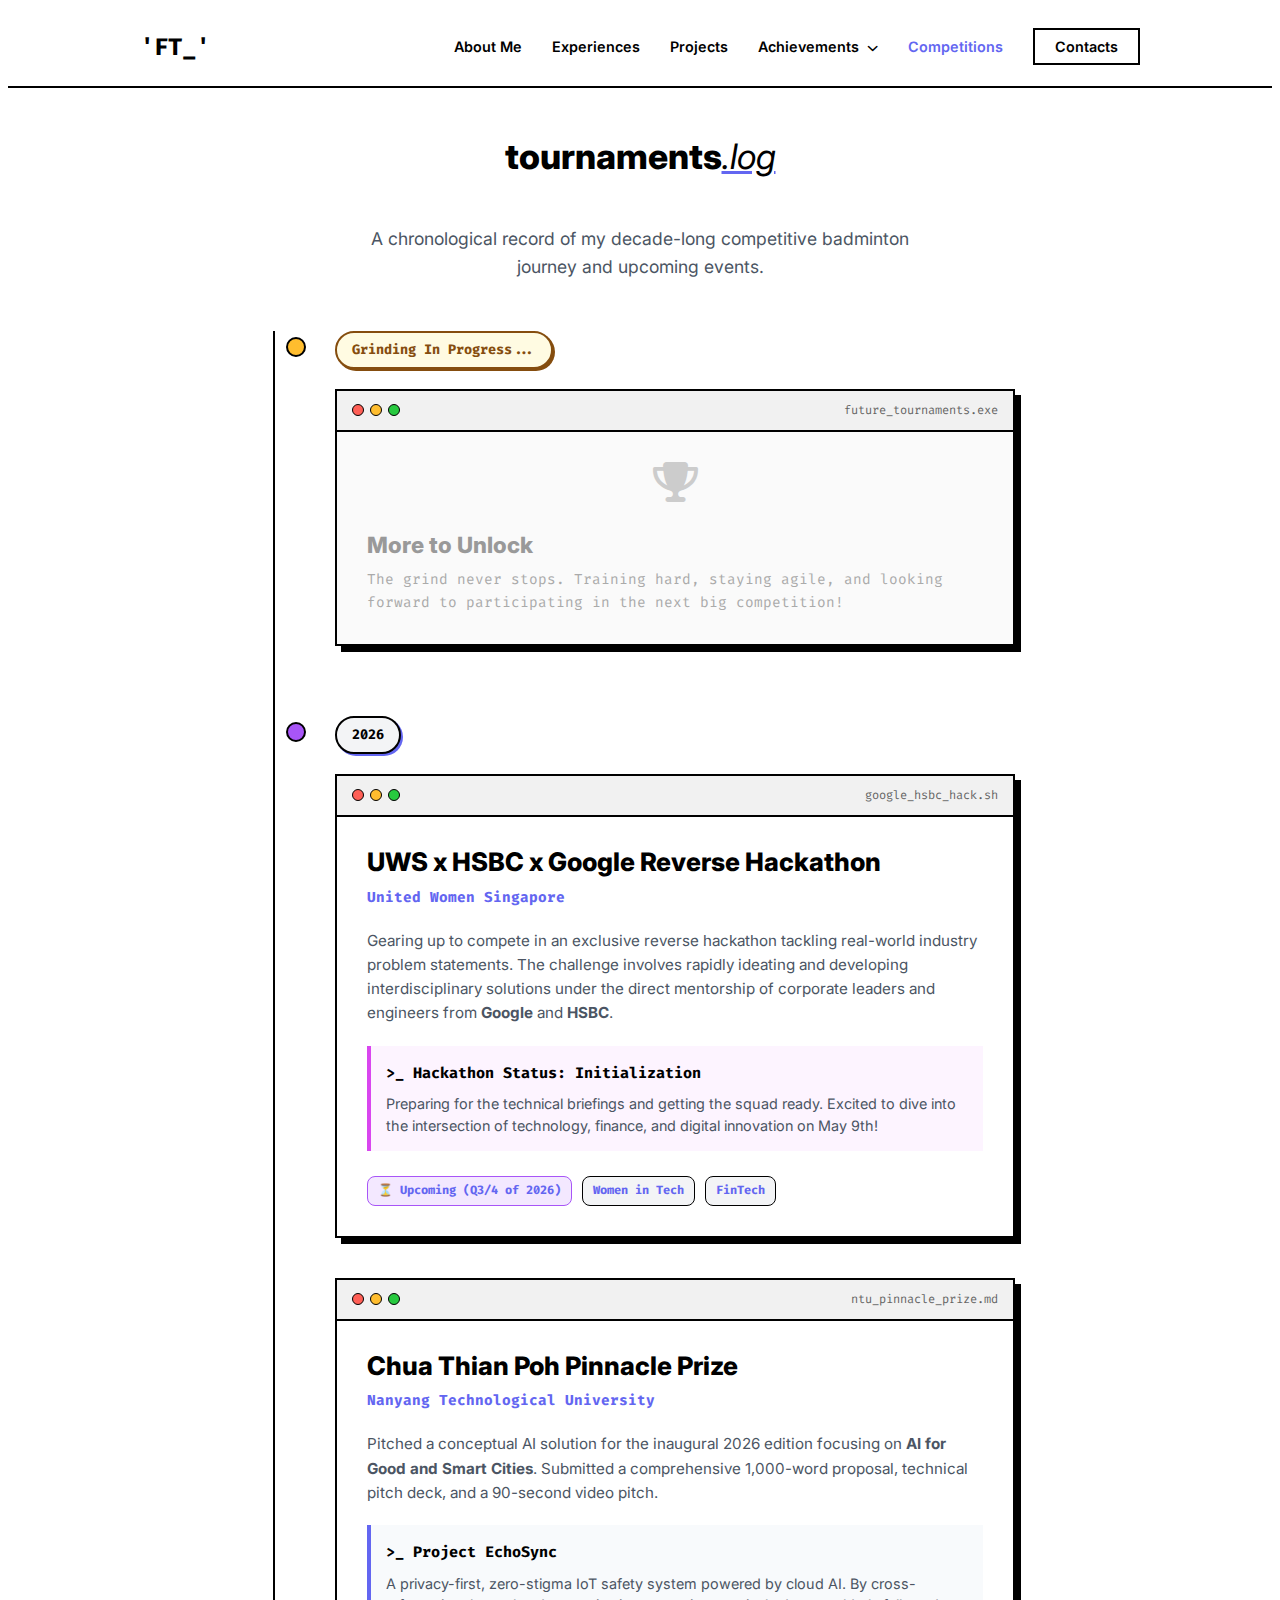
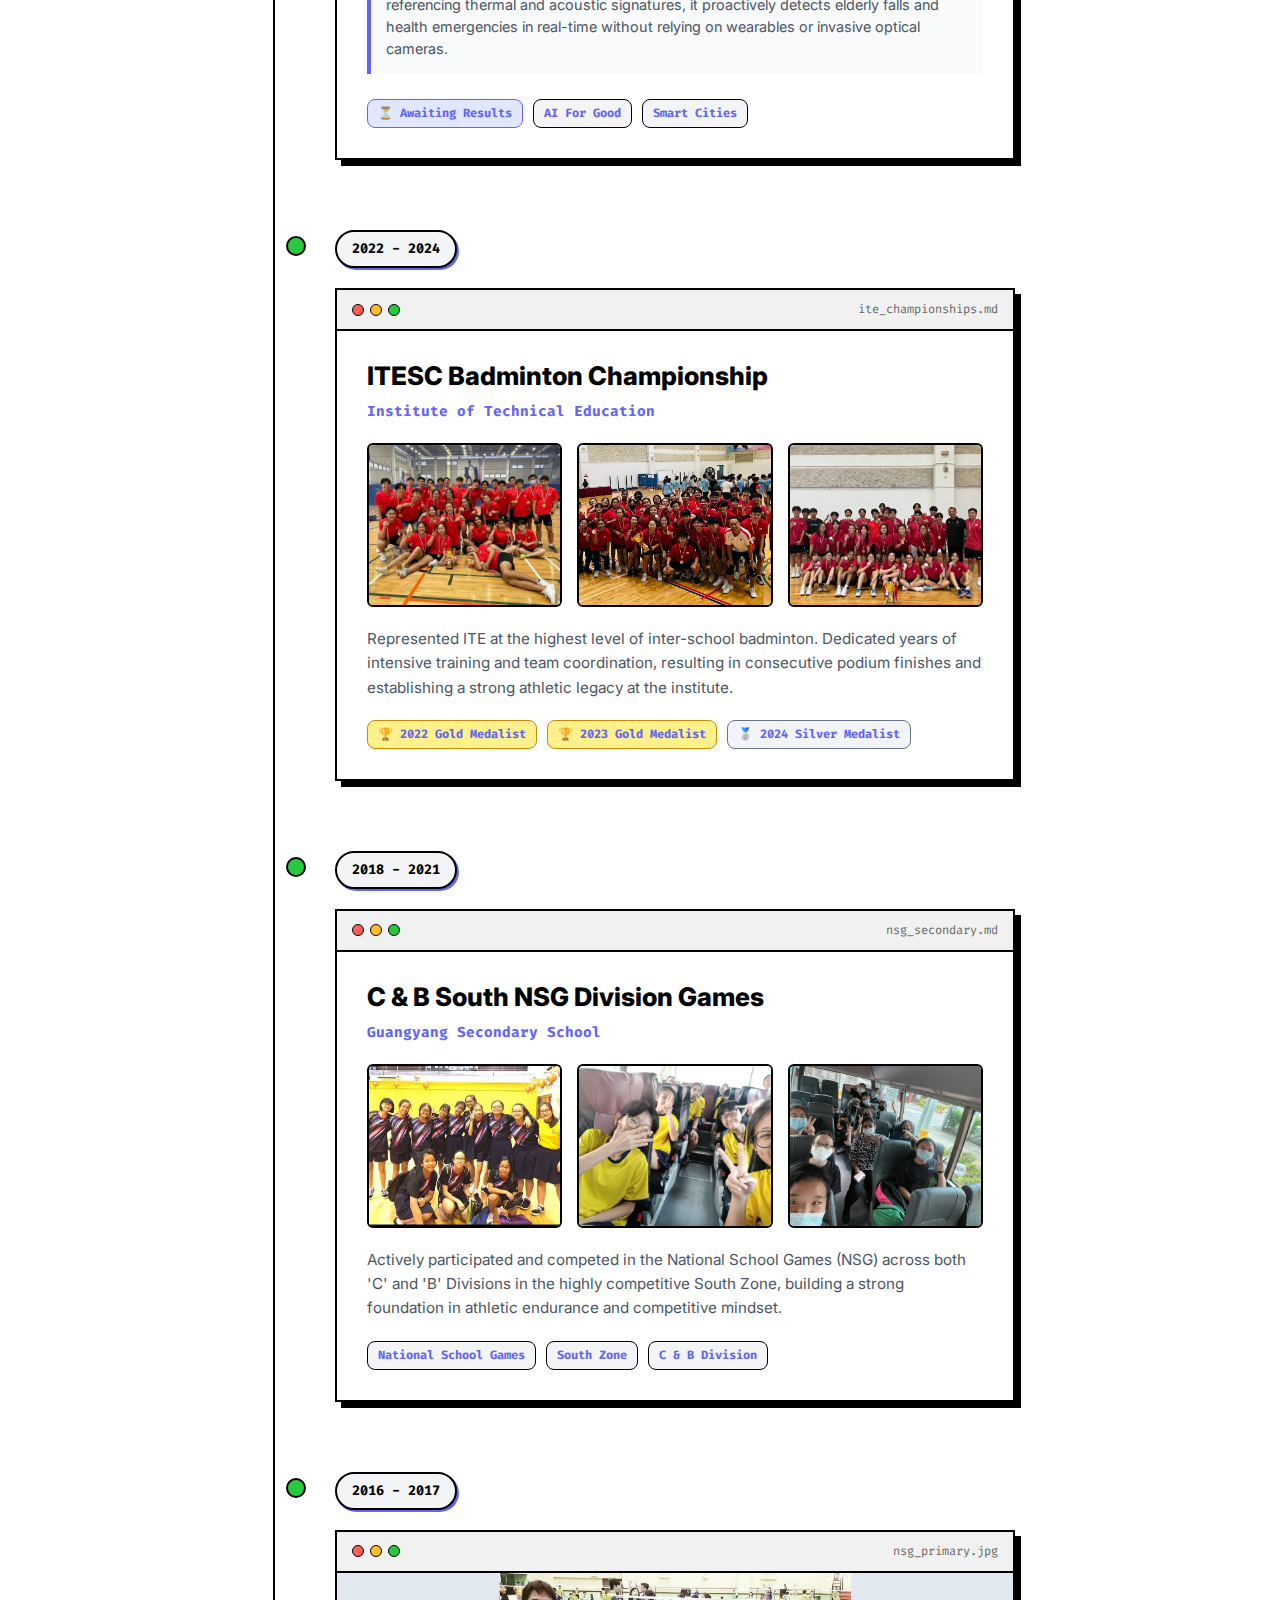
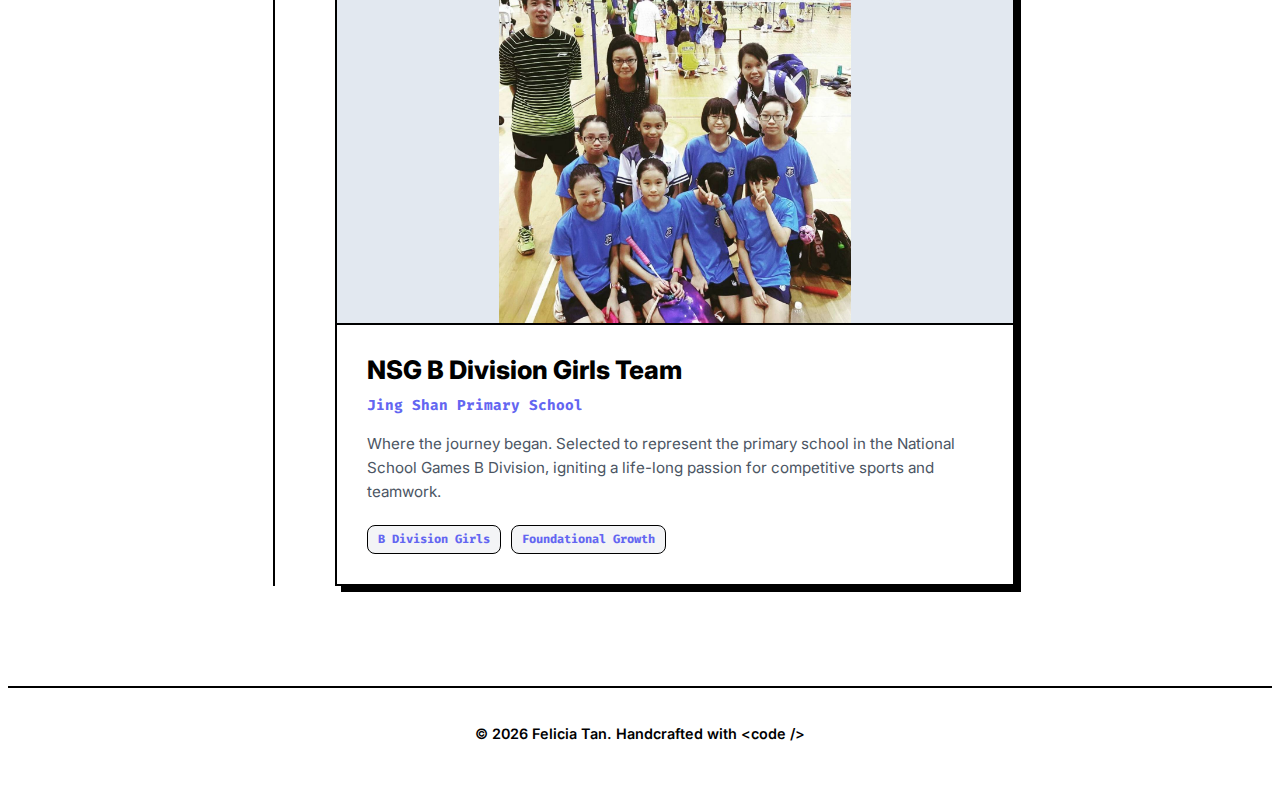
<file: competitions.html>
<!DOCTYPE html>
<html lang="en">
<head>
    <meta charset="UTF-8">
    <meta name="viewport" content="width=device-width, initial-scale=1.0">
    <title>Competitions</title>
    <link href="https://fonts.googleapis.com/css2?family=Inter:wght@400;600;800&family=Fira+Code:wght@400;500&display=swap" rel="stylesheet">
    <link rel="stylesheet" href="index.css">
    <link rel="stylesheet" href="https://cdnjs.cloudflare.com/ajax/libs/font-awesome/6.4.0/css/all.min.css">
    <link rel="icon" type="image/png" href="assets/logo.png">
</head>
<body>

    <nav class="navbar">
        <div class="nav-container">
            <a href="index.html" class="logo">'FT<span class="cursor-blink">_</span>'</a>
            <button class="menu-toggle" id="menu-toggle" aria-label="Toggle navigation">
                <i class="fas fa-bars"></i>
            </button>
            <ul class="nav-links" id="nav-links">
                <li><a href="me.html">About Me</a></li>
                <li><a href="experience.html">Experiences</a></li>
                <li><a href="projects.html">Projects</a></li>
                
                <li class="dropdown">
                    <a href="#" style="cursor: pointer;">Achievements <i class="fas fa-chevron-down" style="font-size: 0.7rem; margin-left: 4px; vertical-align: middle;"></i></a>
                    <div class="dropdown-content">
                        <a href="achievements.html">>_ Project Milestones</a>
                        <a href="awards.html">>_ Academic Awards</a>
                        <a href="certs.html">>_ Tech Certifications</a>
                    </div>
                </li>

                <li><a href="competitions.html" class="active" style="color: var(--accent);">Competitions</a></li>
                <li><a href="index.html#contact" class="nav-btn">Contacts</a></li>
            </ul>
        </div>
    </nav>

    <div class="container" style="max-width: 1000px;">

        <header class="section-header" style="text-align: center; margin-top: 60px; margin-bottom: 50px;">
            <h1 class="section-title">tournaments<span>.log</span></h1>
            <p class="contact-text" style="font-size: 1.1rem; color: var(--text-secondary); max-width: 600px; margin: 0 auto;">
                A chronological record of my decade-long competitive badminton journey and upcoming events.
            </p>
        </header>

        <div class="timeline-container">
            <div class="timeline-line"></div>

            <div class="timeline-item">
                <div class="timeline-dot" style="background: #ffbd2e;"></div> 
                <div class="timeline-date" style="background: #fffbe2; color: #854d0e; border-color: #854d0e; box-shadow: 2px 2px 0px #854d0e;">Grinding In Progress...</div>
                
                <div class="project-card achievement-card wide" style="margin-bottom: 0;">
                    <div class="window-bar" style="background: #f1f1f1;">
                        <div class="dots"><span class="red"></span><span class="yellow"></span><span class="green"></span></div>
                        <div class="file-name">future_tournaments.exe</div>
                    </div>
                    <div class="window-body" style="padding: 30px; background: #fafafa; display: flex; align-items: center; gap: 25px;">
                        <i class="fas fa-trophy" style="font-size: 2.5rem; color: #ccc;"></i>
                        <div style="flex: 1;">
                            <h3 style="margin-bottom: 5px; font-size: 1.4rem; font-weight: 800; color: #999;">More to Unlock</h3>
                            <p style="color: #aaa; font-family: 'Fira Code', monospace; font-size: 0.9rem; margin: 0;">
                                The grind never stops. Training hard, staying agile, and looking forward to participating in the next big competition!
                            </p>
                        </div>
                    </div>
                </div>
            </div>

            <div class="timeline-item">
                <div class="timeline-dot" style="background: #a855f7;"></div> 
                <div class="timeline-date">2026</div>

                <div class="project-card achievement-card" style="margin-bottom: 40px;">
                    <div class="window-bar" style="background: #f1f1f1; border-bottom: 2px solid #000;">
                        <div class="dots"><span class="red"></span><span class="yellow"></span><span class="green"></span></div>
                        <div class="file-name">google_hsbc_hack.sh</div>
                    </div>
                    <div class="window-body" style="padding: 30px;">
                        
                        <div style="display: flex; justify-content: space-between; align-items: flex-start; gap: 20px; margin-bottom: 20px;">
                            <div style="flex: 1;">
                                <h3 style="margin-bottom: 8px; font-size: 1.6rem; font-weight: 800; line-height: 1.2;">UWS x HSBC x Google Reverse Hackathon</h3>
                                <p style="font-family: 'Fira Code', monospace; font-size: 0.9rem; color: var(--accent); font-weight: 800; margin: 0;">United Women Singapore</p>
                            </div>
                        </div>
                        
                        <p style="color: var(--text-secondary); font-size: 0.95rem; margin-bottom: 20px;">
                            Gearing up to compete in an exclusive reverse hackathon tackling real-world industry problem statements. The challenge involves rapidly ideating and developing interdisciplinary solutions under the direct mentorship of corporate leaders and engineers from <strong>Google</strong> and <strong>HSBC</strong>.
                        </p>

                        <div style="background: #fdf4ff; border-left: 4px solid #d946ef; padding: 15px; margin-bottom: 25px;">
                            <strong style="color: #000; font-family: 'Fira Code', monospace; font-size: 0.95rem; display: block; margin-bottom: 8px;">>_ Hackathon Status: Initialization</strong>
                            <p style="color: var(--text-secondary); font-size: 0.9rem; margin: 0; line-height: 1.5;">
                                Preparing for the technical briefings and getting the squad ready. Excited to dive into the intersection of technology, finance, and digital innovation on May 9th!
                            </p>
                        </div>

                        <div style="display: flex; gap: 10px; flex-wrap: wrap;">
                            <span class="code-name" style="font-size: 0.75rem; padding: 4px 10px; background: #f3e8ff; border-color: #a855f7; color: #7e22ce;">⏳ Upcoming (Q3/4 of 2026)</span>
                            <span class="code-name" style="font-size: 0.75rem; padding: 4px 10px;">Women in Tech</span>
                            <span class="code-name" style="font-size: 0.75rem; padding: 4px 10px;">FinTech</span>
                        </div>
                    </div>
                </div>

                <div class="project-card achievement-card" style="margin-bottom: 0;">
                    <div class="window-bar" style="background: #f1f1f1; border-bottom: 2px solid #000;">
                        <div class="dots"><span class="red"></span><span class="yellow"></span><span class="green"></span></div>
                        <div class="file-name">ntu_pinnacle_prize.md</div>
                    </div>
                    <div class="window-body" style="padding: 30px;">
                        
                        <div style="display: flex; justify-content: space-between; align-items: flex-start; gap: 20px; margin-bottom: 20px;">
                            <div style="flex: 1;">
                                <h3 style="margin-bottom: 8px; font-size: 1.6rem; font-weight: 800; line-height: 1.2;">Chua Thian Poh Pinnacle Prize</h3>
                                <p style="font-family: 'Fira Code', monospace; font-size: 0.9rem; color: var(--accent); font-weight: 800; margin: 0;">Nanyang Technological University</p>
                            </div>
                        </div>
                        
                        <p style="color: var(--text-secondary); font-size: 0.95rem; margin-bottom: 20px;">
                            Pitched a conceptual AI solution for the inaugural 2026 edition focusing on <strong>AI for Good and Smart Cities</strong>. Submitted a comprehensive 1,000-word proposal, technical pitch deck, and a 90-second video pitch. 
                        </p>

                        <div style="background: #f8fafc; border-left: 4px solid var(--accent); padding: 15px; margin-bottom: 25px;">
                            <strong style="color: #000; font-family: 'Fira Code', monospace; font-size: 0.95rem; display: block; margin-bottom: 8px;">>_ Project EchoSync</strong>
                            <p style="color: var(--text-secondary); font-size: 0.9rem; margin: 0; line-height: 1.5;">
                                A privacy-first, zero-stigma IoT safety system powered by cloud AI. By cross-referencing thermal and acoustic signatures, it proactively detects elderly falls and health emergencies in real-time without relying on wearables or invasive optical cameras.
                            </p>
                        </div>

                        <div style="display: flex; gap: 10px; flex-wrap: wrap;">
                            <span class="code-name" style="font-size: 0.75rem; padding: 4px 10px; background: #e0e7ff; border-color: #6366f1; color: #4338ca;">⏳ Awaiting Results</span>
                            <span class="code-name" style="font-size: 0.75rem; padding: 4px 10px;">AI For Good</span>
                            <span class="code-name" style="font-size: 0.75rem; padding: 4px 10px;">Smart Cities</span>
                        </div>
                    </div>
                </div>
            </div>

            <div class="timeline-item">
                <div class="timeline-dot" style="background: #27c93f;"></div> 
                <div class="timeline-date">2022 - 2024</div>

                <div class="project-card achievement-card" style="margin-bottom: 0;">
                    <div class="window-bar" style="background: #f1f1f1; border-bottom: 2px solid #000;">
                        <div class="dots"><span class="red"></span><span class="yellow"></span><span class="green"></span></div>
                        <div class="file-name">ite_championships.md</div>
                    </div>
                    <div class="window-body" style="padding: 30px;">
                        
                        <div style="display: flex; justify-content: space-between; align-items: flex-start; gap: 20px; margin-bottom: 20px;">
                            <div style="flex: 1;">
                                <h3 style="margin-bottom: 8px; font-size: 1.6rem; font-weight: 800; line-height: 1.2;">ITESC Badminton Championship</h3>
                                <p style="font-family: 'Fira Code', monospace; font-size: 0.9rem; color: var(--accent); font-weight: 800; margin: 0;">Institute of Technical Education</p>
                            </div>
                        </div>

                        <div style="display: grid; grid-template-columns: repeat(3, 1fr); gap: 15px; margin-bottom: 20px;">
                            <div style="height: 160px; background: #e2e8f0; border: 2px solid #000; overflow: hidden; border-radius: 6px;">
                                <img src="assets/badminton/ite_y1.jpg" alt="ITE Badminton" style="width: 100%; height: 100%; object-fit: cover !important; display: block;">
                            </div>
                            <div style="height: 160px; background: #e2e8f0; border: 2px solid #000; overflow: hidden; border-radius: 6px;">
                                <img src="assets/badminton/ite_y2.jpg" alt="ITE Badminton" style="width: 100%; height: 100%; object-fit: cover !important; display: block;">
                            </div>
                            <div style="height: 160px; background: #e2e8f0; border: 2px solid #000; overflow: hidden; border-radius: 6px;">
                                <img src="assets/badminton/ite_y3.jpg" alt="ITE Badminton" style="width: 100%; height: 100%; object-fit: cover !important; display: block;">
                            </div>
                        </div>
                        
                        <p style="color: var(--text-secondary); font-size: 0.95rem; margin-bottom: 20px;">
                            Represented ITE at the highest level of inter-school badminton. Dedicated years of intensive training and team coordination, resulting in consecutive podium finishes and establishing a strong athletic legacy at the institute.
                        </p>

                        <div style="display: flex; gap: 10px; flex-wrap: wrap;">
                            <span class="code-name" style="font-size: 0.75rem; padding: 4px 10px; background: #fef08a; border-color: #ca8a04; color: #854d0e;">🏆 2022 Gold Medalist</span>
                            <span class="code-name" style="font-size: 0.75rem; padding: 4px 10px; background: #fef08a; border-color: #ca8a04; color: #854d0e;">🏆 2023 Gold Medalist</span>
                            <span class="code-name" style="font-size: 0.75rem; padding: 4px 10px; background: #f1f5f9; border-color: #64748b; color: #334155;">🥈 2024 Silver Medalist</span>
                        </div>
                    </div>
                </div>
            </div>

            <div class="timeline-item">
                <div class="timeline-dot" style="background: #27c93f;"></div> 
                <div class="timeline-date">2018 - 2021</div>

                <div class="project-card achievement-card" style="margin-bottom: 0;">
                    <div class="window-bar" style="background: #f1f1f1; border-bottom: 2px solid #000;">
                        <div class="dots"><span class="red"></span><span class="yellow"></span><span class="green"></span></div>
                        <div class="file-name">nsg_secondary.md</div>
                    </div>
                    <div class="window-body" style="padding: 30px;">

                        <div style="display: flex; justify-content: space-between; align-items: flex-start; gap: 20px; margin-bottom: 20px;">
                            <div style="flex: 1;">
                                <h3 style="margin-bottom: 8px; font-size: 1.6rem; font-weight: 800; line-height: 1.2;">C & B South NSG Division Games</h3>
                                <p style="font-family: 'Fira Code', monospace; font-size: 0.9rem; color: var(--accent); font-weight: 800; margin: 0;">Guangyang Secondary School</p>
                            </div>
                        </div>

                        <div style="display: grid; grid-template-columns: repeat(3, 1fr); gap: 15px; margin-bottom: 20px;">
                            <div style="height: 160px; background: #e2e8f0; border: 2px solid #000; overflow: hidden; border-radius: 6px;">
                                <img src="assets/badminton/sec1_nsg.jpg" alt="Secondary Badminton" style="width: 100%; height: 100%; object-fit: cover !important; display: block;">
                            </div>
                            <div style="height: 160px; background: #e2e8f0; border: 2px solid #000; overflow: hidden; border-radius: 6px;">
                                <img src="assets/badminton/sec2_nsg.jpg" alt="Secondary Badminton" style="width: 100%; height: 100%; object-fit: cover !important; display: block;">
                            </div>
                            <div style="height: 160px; background: #e2e8f0; border: 2px solid #000; overflow: hidden; border-radius: 6px;">
                                <img src="assets/badminton/sec4_nsg.jpg" alt="Secondary Badminton" style="width: 100%; height: 100%; object-fit: cover !important; display: block;">
                            </div>
                        </div>
                        
                        <p style="color: var(--text-secondary); font-size: 0.95rem; margin-bottom: 20px;">
                            Actively participated and competed in the National School Games (NSG) across both 'C' and 'B' Divisions in the highly competitive South Zone, building a strong foundation in athletic endurance and competitive mindset.
                        </p>

                        <div style="display: flex; gap: 10px; flex-wrap: wrap;">
                            <span class="code-name" style="font-size: 0.75rem; padding: 4px 10px;">National School Games</span>
                            <span class="code-name" style="font-size: 0.75rem; padding: 4px 10px;">South Zone</span>
                            <span class="code-name" style="font-size: 0.75rem; padding: 4px 10px;">C & B Division</span>
                        </div>
                    </div>
                </div>
            </div>

            <div class="timeline-item">
                <div class="timeline-dot" style="background: #27c93f;"></div> 
                <div class="timeline-date">2016 - 2017</div>

                <div class="project-card achievement-card" style="margin-bottom: 0;">
                    <div class="window-bar" style="background: #f1f1f1; border-bottom: 2px solid #000;">
                        <div class="dots"><span class="red"></span><span class="yellow"></span><span class="green"></span></div>
                        <div class="file-name">nsg_primary.jpg</div>
                    </div>
                    <div class="window-body" style="padding: 0; display: flex; flex-direction: column; height: 100%;">

                        <div style="width: 100%; height: 350px; background: #e2e8f0; border-bottom: 2px solid #000; display: flex; justify-content: center; align-items: center;">
                            <img src="assets/badminton/pri_sch.jpg" alt="Primary School Badminton" style="width: 100%; height: 100%; object-fit: contain !important; display: block;">
                        </div>

                        <div style="padding: 30px;">
                            <div style="display: flex; justify-content: space-between; align-items: flex-start; gap: 20px; margin-bottom: 15px;">
                                <div style="flex: 1;">
                                    <h3 style="margin-bottom: 8px; font-size: 1.6rem; font-weight: 800; line-height: 1.2;">NSG B Division Girls Team</h3>
                                    <p style="font-family: 'Fira Code', monospace; font-size: 0.9rem; color: var(--accent); font-weight: 800; margin: 0;">Jing Shan Primary School</p>
                                </div>
                            </div>
                            
                            <p style="color: var(--text-secondary); font-size: 0.95rem; margin-bottom: 20px;">
                                Where the journey began. Selected to represent the primary school in the National School Games B Division, igniting a life-long passion for competitive sports and teamwork.
                            </p>

                            <div style="display: flex; gap: 10px; flex-wrap: wrap;">
                                <span class="code-name" style="font-size: 0.75rem; padding: 4px 10px;">B Division Girls</span>
                                <span class="code-name" style="font-size: 0.75rem; padding: 4px 10px;">Foundational Growth</span>
                            </div>
                        </div>
                    </div>
                </div>
            </div>

        </div>
    </div>

    <footer>
        <p>© 2026 Felicia Tan. Handcrafted with &lt;code /&gt;</p>
    </footer>

    <script>
        const menuToggle = document.getElementById('menu-toggle');
        const navLinks = document.getElementById('nav-links');

        menuToggle.addEventListener('click', () => {
            navLinks.classList.toggle('active');
            const icon = menuToggle.querySelector('i');
            if (navLinks.classList.contains('active')) {
                icon.classList.replace('fa-bars', 'fa-times');
            } else {
                icon.classList.replace('fa-times', 'fa-bars');
            }
        });
    </script>
</body>
</html>
</file>
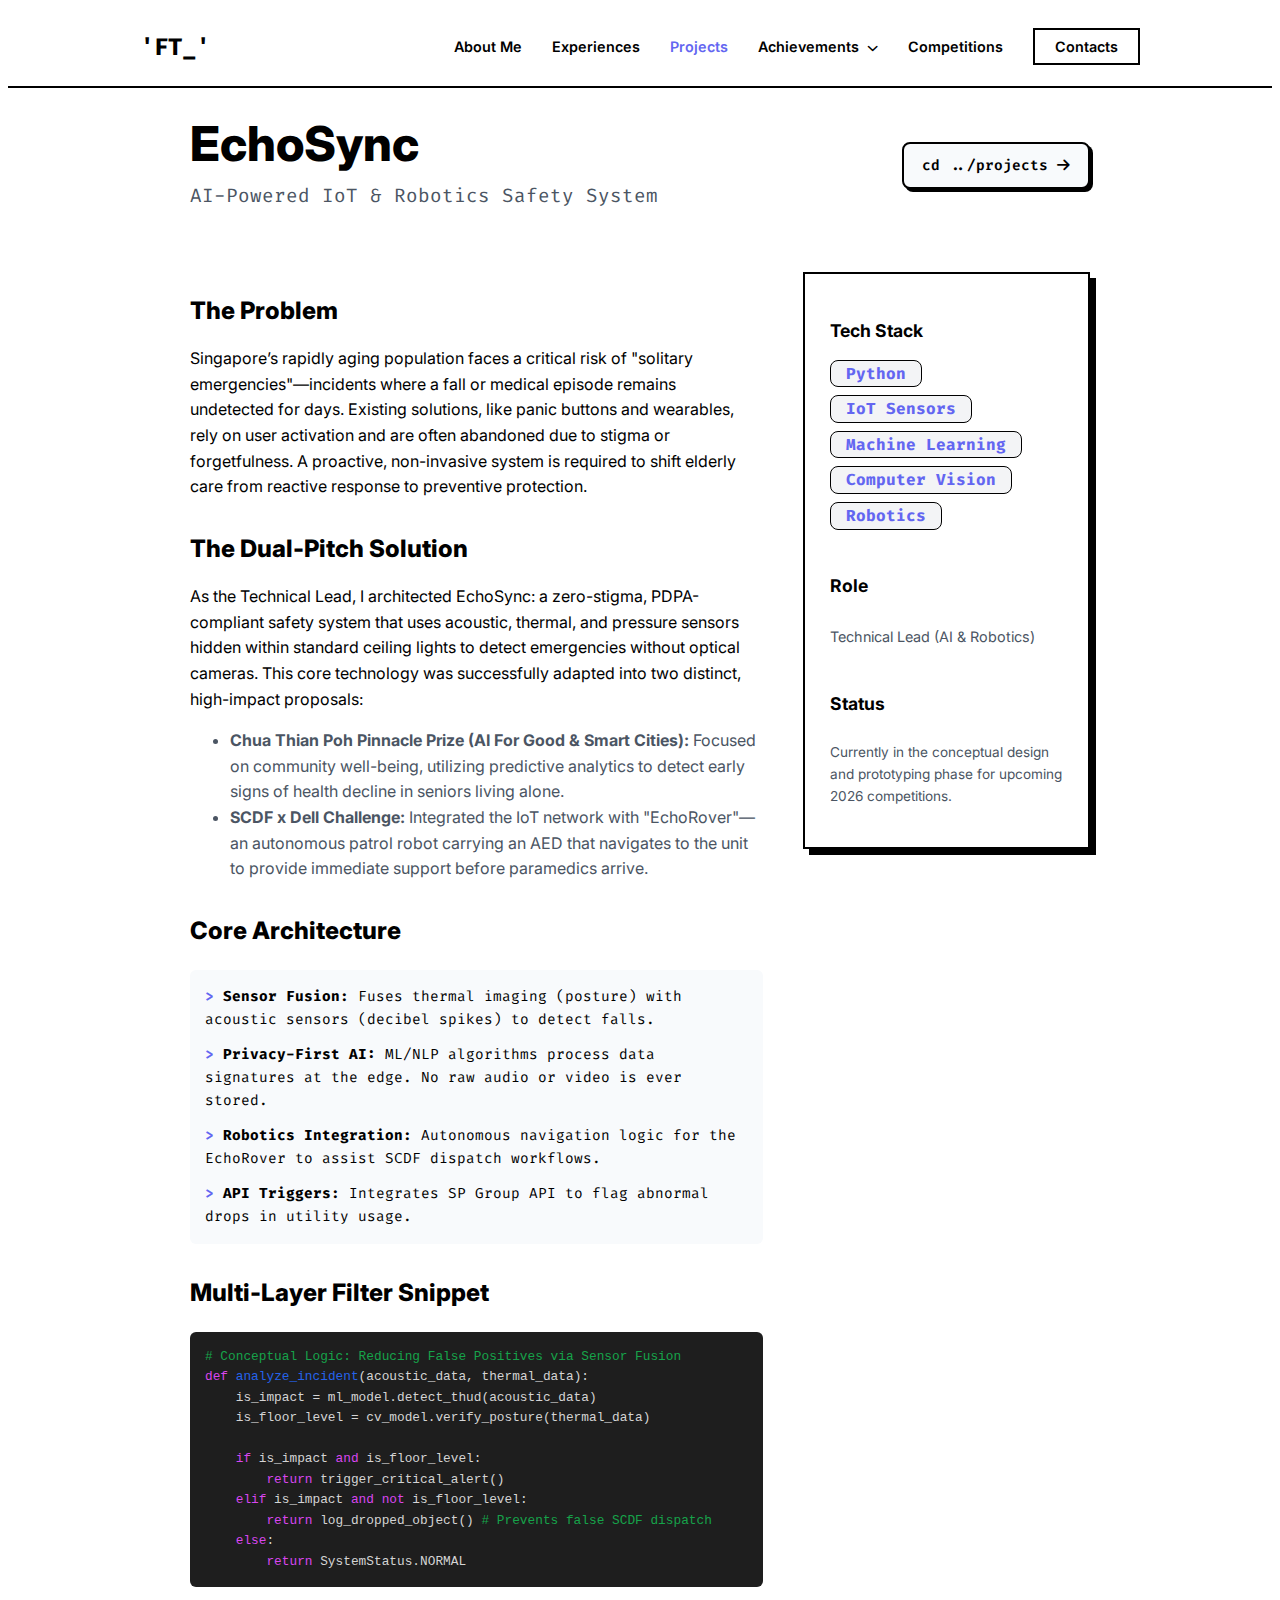
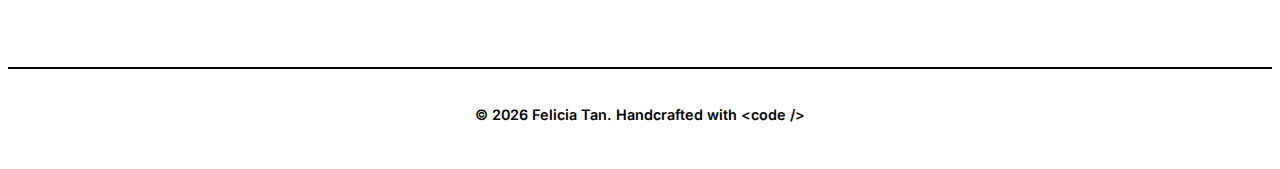
<file: echosync.html>
<!DOCTYPE html>
<html lang="en">
<head>
    <meta charset="UTF-8">
    <meta name="viewport" content="width=device-width, initial-scale=1.0">
    <title>EchoSync</title>
    <link href="https://fonts.googleapis.com/css2?family=Inter:wght@400;600;800&family=Fira+Code:wght@400;500&display=swap" rel="stylesheet">
    <link rel="stylesheet" href="index.css">
    <link rel="stylesheet" href="https://cdnjs.cloudflare.com/ajax/libs/font-awesome/6.4.0/css/all.min.css">
    <link rel="icon" type="image/png" href="assets/logo.png">
</head>
<body>

    <nav class="navbar">
        <div class="nav-container">
            <a href="index.html" class="logo">'FT<span class="cursor-blink">_</span>'</a>
            <button class="menu-toggle" id="menu-toggle" aria-label="Toggle navigation">
                <i class="fas fa-bars"></i>
            </button>
            <ul class="nav-links" id="nav-links">
                <li><a href="me.html">About Me</a></li>
                <li><a href="experience.html">Experiences</a></li>
                
                <li><a href="projects.html" class="active" style="color: var(--accent);">Projects</a></li>
                
                <li class="dropdown">
                    <a href="#" style="cursor: pointer;">Achievements <i class="fas fa-chevron-down" style="font-size: 0.7rem; margin-left: 4px; vertical-align: middle;"></i></a>
                    <div class="dropdown-content">
                        <a href="achievements.html">>_ Project Milestones</a>
                        <a href="awards.html">>_ Academic Awards</a>
                        <a href="certs.html">>_ Tech Certifications</a>
                    </div>
                </li>

                <li><a href="competitions.html">Competitions</a></li>
                <li><a href="index.html#contact" class="nav-btn">Contacts</a></li>
            </ul>
        </div>
    </nav>

    <div class="container" style="max-width: 900px; padding-bottom: 80px;">

        <header style="margin-top: 50px; margin-bottom: 60px; display: flex; justify-content: space-between; align-items: center; flex-wrap: wrap; gap: 20px;">
            <div>
                <h1 style="font-size: 3rem; font-weight: 800; margin-bottom: 10px; line-height: 1.1; margin-top: 0;">EchoSync</h1>
                <p style="font-size: 1.2rem; color: var(--text-secondary); font-family: 'Fira Code', monospace; margin: 0;">AI-Powered IoT & Robotics Safety System</p>
            </div>

            <a href="projects.html" style="text-decoration: none; color: #000; font-family: 'Fira Code', monospace; font-size: 0.9rem; font-weight: 600; background: #f8fafc; padding: 10px 18px; border-radius: 8px; border: 2px solid #000; box-shadow: 3px 3px 0px #000; transition: all 0.2s ease;" onmouseover="this.style.transform='translate(-2px, -2px)'; this.style.boxShadow='5px 5px 0px var(--accent)';" onmouseout="this.style.transform='translate(0, 0)'; this.style.boxShadow='3px 3px 0px #000';">
                cd ../projects <i class="fas fa-arrow-right"></i>
            </a>
        </header>

        <div style="display: grid; grid-template-columns: 2fr 1fr; gap: 40px;">

            <div class="project-details">
                <h2 style="font-size: 1.5rem; font-weight: 800; margin-bottom: 15px;">The Problem</h2>
                <p>Singapore’s rapidly aging population faces a critical risk of "solitary emergencies"—incidents where a fall or medical episode remains undetected for days. Existing solutions, like panic buttons and wearables, rely on user activation and are often abandoned due to stigma or forgetfulness. A proactive, non-invasive system is required to shift elderly care from reactive response to preventive protection.</p>

                <h2 style="font-size: 1.5rem; font-weight: 800; margin-top: 30px; margin-bottom: 15px;">The Dual-Pitch Solution</h2>
                <p>As the Technical Lead, I architected EchoSync: a zero-stigma, PDPA-compliant safety system that uses acoustic, thermal, and pressure sensors hidden within standard ceiling lights to detect emergencies without optical cameras. This core technology was successfully adapted into two distinct, high-impact proposals:</p>
                
                <ul style="margin-bottom: 20px; color: var(--text-secondary); line-height: 1.6;">
                    <li><strong>Chua Thian Poh Pinnacle Prize (AI For Good & Smart Cities):</strong> Focused on community well-being, utilizing predictive analytics to detect early signs of health decline in seniors living alone.</li>
                    <li><strong>SCDF x Dell Challenge:</strong> Integrated the IoT network with "EchoRover"—an autonomous patrol robot carrying an AED that navigates to the unit to provide immediate support before paramedics arrive.</li>
                </ul>

                <h2 style="font-size: 1.5rem; font-weight: 800; margin-top: 30px; margin-bottom: 15px;">Core Architecture</h2>
                <div class="code-snippet" style="background: #f8fafc; border-color: #000; color: #000; margin-bottom: 30px;">
                    <ul style="list-style-type: none; padding-left: 0; margin: 0; font-family: 'Fira Code', monospace; font-size: 0.9rem;">
                        <li style="margin-bottom: 12px;"><span style="color: var(--accent); font-weight: 800;">></span> <strong>Sensor Fusion:</strong> Fuses thermal imaging (posture) with acoustic sensors (decibel spikes) to detect falls.</li>
                        <li style="margin-bottom: 12px;"><span style="color: var(--accent); font-weight: 800;">></span> <strong>Privacy-First AI:</strong> ML/NLP algorithms process data signatures at the edge. No raw audio or video is ever stored.</li>
                        <li style="margin-bottom: 12px;"><span style="color: var(--accent); font-weight: 800;">></span> <strong>Robotics Integration:</strong> Autonomous navigation logic for the EchoRover to assist SCDF dispatch workflows.</li>
                        <li><span style="color: var(--accent); font-weight: 800;">></span> <strong>API Triggers:</strong> Integrates SP Group API to flag abnormal drops in utility usage.</li>
                    </ul>
                </div>

                <h2 style="font-size: 1.5rem; font-weight: 800; margin-top: 30px; margin-bottom: 15px;">Multi-Layer Filter Snippet</h2>
                <div class="code-snippet">
<pre><code><span class="s"># Conceptual Logic: Reducing False Positives via Sensor Fusion</span>
<span class="k">def</span> <span class="v">analyze_incident</span>(acoustic_data, thermal_data):
    is_impact = ml_model.detect_thud(acoustic_data)
    is_floor_level = cv_model.verify_posture(thermal_data)

    <span class="k">if</span> is_impact <span class="k">and</span> is_floor_level:
        <span class="k">return</span> trigger_critical_alert()
    <span class="k">elif</span> is_impact <span class="k">and not</span> is_floor_level:
        <span class="k">return</span> log_dropped_object() <span class="s"># Prevents false SCDF dispatch</span>
    <span class="k">else</span>:
        <span class="k">return</span> SystemStatus.NORMAL
</code></pre>
                </div>
            </div>

            <div>
                <div class="project-card" style="padding: 25px;">
                    <h3 style="font-size: 1.1rem; margin-bottom: 15px;">Tech Stack</h3>
                    <div style="display: flex; flex-wrap: wrap; gap: 8px; margin-bottom: 25px;">
                        <span class="code-name">Python</span>
                        <span class="code-name">IoT Sensors</span>
                        <span class="code-name">Machine Learning</span>
                        <span class="code-name">Computer Vision</span>
                        <span class="code-name">Robotics</span>
                    </div>

                    <h3 style="font-size: 1.1rem; margin-bottom: 10px;">Role</h3>
                    <p style="font-size: 0.9rem; color: var(--text-secondary); margin-bottom: 25px;">Technical Lead (AI & Robotics)</p>

                    <h3 style="font-size: 1.1rem; margin-bottom: 10px;">Status</h3>
                    <p style="font-size: 0.85rem; margin-bottom: 15px; color: var(--text-secondary);">Currently in the conceptual design and prototyping phase for upcoming 2026 competitions.</p>

                </div>
            </div>

        </div>
    </div>

    <footer>
        <p>© 2026 Felicia Tan. Handcrafted with &lt;code /&gt;</p>
    </footer>

    <script>
        const menuToggle = document.getElementById('menu-toggle');
        const navLinks = document.getElementById('nav-links');

        menuToggle.addEventListener('click', () => {
            navLinks.classList.toggle('active');
            const icon = menuToggle.querySelector('i');
            if (navLinks.classList.contains('active')) {
                icon.classList.replace('fa-bars', 'fa-times');
            } else {
                icon.classList.replace('fa-times', 'fa-bars');
            }
        });
    </script>
</body>
</html>
</file>
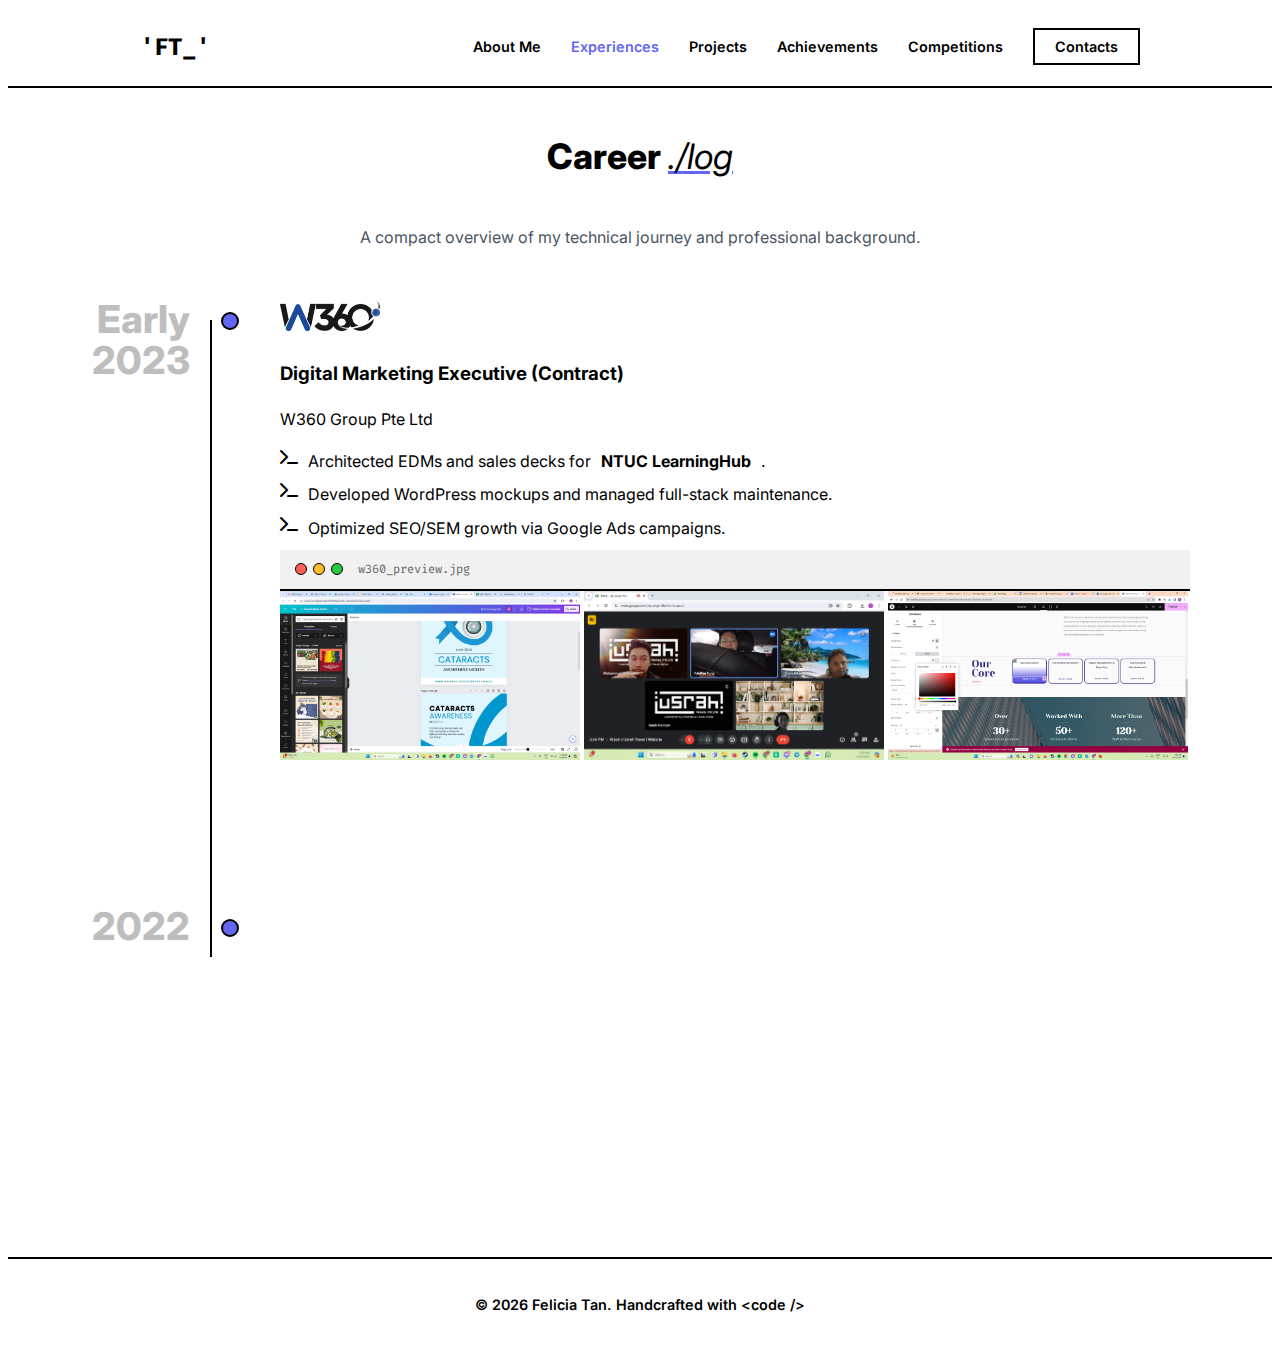
<file: experience.html>
﻿<!DOCTYPE html>
<html lang="en">
<head>
    <meta charset="UTF-8">
    <meta name="viewport" content="width=device-width, initial-scale=1.0">
    <title>Experiences</title>

    <link href="https://fonts.googleapis.com/css2?family=Inter:wght@400;600;800&family=Fira+Code:wght@400;500&display=swap" rel="stylesheet">
    <link rel="stylesheet" href="index.css">
    <link rel="stylesheet" href="https://cdnjs.cloudflare.com/ajax/libs/font-awesome/6.0.0/css/all.min.css">
    <link rel="icon" type="image/png" href="assets/logo.png">
</head>

<body>
    <div class="scroll-progress"></div>

    <nav class="navbar">
        <div class="nav-container">
            <a href="index.html" class="logo">'FT<span class="cursor-blink">_</span>'</a>

            <button class="menu-toggle" id="menu-toggle" aria-label="Toggle navigation">
                <i class="fas fa-bars"></i>
            </button>

            <ul class="nav-links" id="nav-links">
                <li><a href="me.html">About Me</a></li>
                <li><a href="experience.html" class="active" style="color: var(--accent);">Experiences</a></li>
                <li><a href="projects.html">Projects</a></li>
                <li><a href="achievements.html">Achievements</a></li>
                <li><a href="competitions.html">Competitions</a></li>
                <li><a href="index.html#contact" class="nav-btn">Contacts</a></li>
            </ul>
        </div>
    </nav>

    <div class="container">
        <header class="section-header" style="text-align: center; margin-top: 60px; margin-bottom: 40px;">
            <h1 class="section-title">Career <span>./log</span></h1>
            <p class="contact-text">
                A compact overview of my technical journey and professional background.
            </p>
        </header>
    </div>

    <section class="timeline">
        <div class="timeline-rail"></div>

        <div class="timeline-block">
            <div class="timeline-marker">
                <span class="year">Early 2023</span>
            </div>

            <div class="timeline-card">
                <div class="exp-bento-card">
                    <div class="exp-content">
                         <div class="exp-top">
                            <img src="assets/w360/w360_logo.png" alt="W360 Group" class="comp-logo" width="100">
                        </div>
                        <div class="exp-body">
                            <h3>Digital Marketing Executive (Contract)</h3>
                            <p class="comp-name">W360 Group Pte Ltd</p>
                            <ul class="exp-list">
                                <li><i class="fas fa-terminal"></i> Architected EDMs and sales decks for <strong>NTUC LearningHub</strong>.</li>
                                <li><i class="fas fa-terminal"></i> Developed WordPress mockups and managed full-stack maintenance.</li>
                                <li><i class="fas fa-terminal"></i> Optimized SEO/SEM growth via Google Ads campaigns.</li>
                            </ul>
                        </div>
                    </div>

                    <div class="exp-preview-window">
                        <div class="window-bar">
                            <div class="dots"><span class="win-dot red"></span><span class="win-dot yellow"></span><span class="win-dot green"></span></div>
                            <span class="filename">w360_preview.jpg</span>
                        </div>
                        <div class="preview-grid">
                            <img src="assets/w360/w360_2.png" class="expandable-img" alt="Work Preview" width="300">
                            <img src="assets/w360/w360_1.png" class="expandable-img" alt="Work Preview" width="300">
                            <img src="assets/w360/w360_3.png" class="expandable-img" alt="Work Preview" width="300">
                        </div>
                    </div>
                </div>
            </div>
        </div>

        <div class="timeline-block">
            <div class="timeline-marker">
                <span class="year">2022</span>
            </div>

            <div class="timeline-card">
                <div class="exp-bento-card">
                    <div class="exp-content">
                        <!-- <div class="exp-top">
                            <img src="assets/w360/w360_logo.png" alt="W360 Group" class="comp-logo" width="100">
                        </div> -->

                        <div class="exp-body">
                            <h3>IT & Digital Content Intern</h3>
                            <p class="comp-name">W360 Group Pte Ltd</p>
                            <ul class="exp-list">
                                <li><i class="fas fa-terminal"></i> Engineered high-fidelity website mockups and UI components.</li>
                                <li><i class="fas fa-terminal"></i> Designed Google Ads assets to optimize conversion funnels.</li>
                                <li><i class="fas fa-terminal"></i> Facilitated client feedback loops for technical deployment.</li>
                            </ul>
                        </div>
                    </div>
                </div>
            </div>
        </div>
    </section>

    <div id="image-lightbox" class="lightbox">
        <span class="close-lightbox">&times;</span>
        <img class="lightbox-content" id="expanded-img">
    </div>

    <footer>
        <p>© 2026 Felicia Tan. Handcrafted with &lt;code /&gt;</p>
    </footer>

    <script>
        // --- Lightbox Logic ---
        const lightbox = document.getElementById("image-lightbox");
        const expandedImg = document.getElementById("expanded-img");
        const closeBtn = document.querySelector(".close-lightbox");

        // Find all expandable images and add click event
        document.querySelectorAll(".expandable-img").forEach(img => {
            img.addEventListener("click", (e) => {
                lightbox.style.display = "block";
                expandedImg.src = e.target.src;
                // Prevent scrolling while viewing image
                document.body.style.overflow = 'hidden';
            });
        });

        // Close lightbox function
        const closeLightbox = () => {
            lightbox.style.display = "none";
            document.body.style.overflow = 'auto'; // Restore scrolling
        };

        closeBtn.onclick = closeLightbox;

        // Close when clicking anywhere outside the image
        lightbox.onclick = (e) => {
            if (e.target !== expandedImg) {
                closeLightbox();
            }
        };

        // Close with Escape key
        document.addEventListener('keydown', (e) => {
            if (e.key === "Escape") {
                closeLightbox();
            }
        });

        /* --- Existing Scripts --- */
        window.addEventListener("scroll", () => {
            const scrollTop = document.documentElement.scrollTop;
            const height = document.documentElement.scrollHeight - document.documentElement.clientHeight;
            const progress = document.querySelector(".scroll-progress");
            if (progress) progress.style.width = (scrollTop / height) * 100 + "%";
        });

        const menuToggle = document.getElementById('menu-toggle');
        const navLinks = document.getElementById('nav-links');

        menuToggle.addEventListener('click', () => {
            navLinks.classList.toggle('active');
            const icon = menuToggle.querySelector('i');
            if (navLinks.classList.contains('active')) {
                icon.classList.replace('fa-bars', 'fa-times');
            } else {
                icon.classList.replace('fa-times', 'fa-bars');
            }
        });

        const observer = new IntersectionObserver(
            entries => {
                entries.forEach(entry => {
                    if (entry.isIntersecting) {
                        entry.target.classList.add("is-visible");
                    }
                });
            },
            { threshold: 0.1 }
        );

        document.querySelectorAll(".timeline-card").forEach(card => {
            observer.observe(card);
        });
    </script>
</body>
</html>
</file>
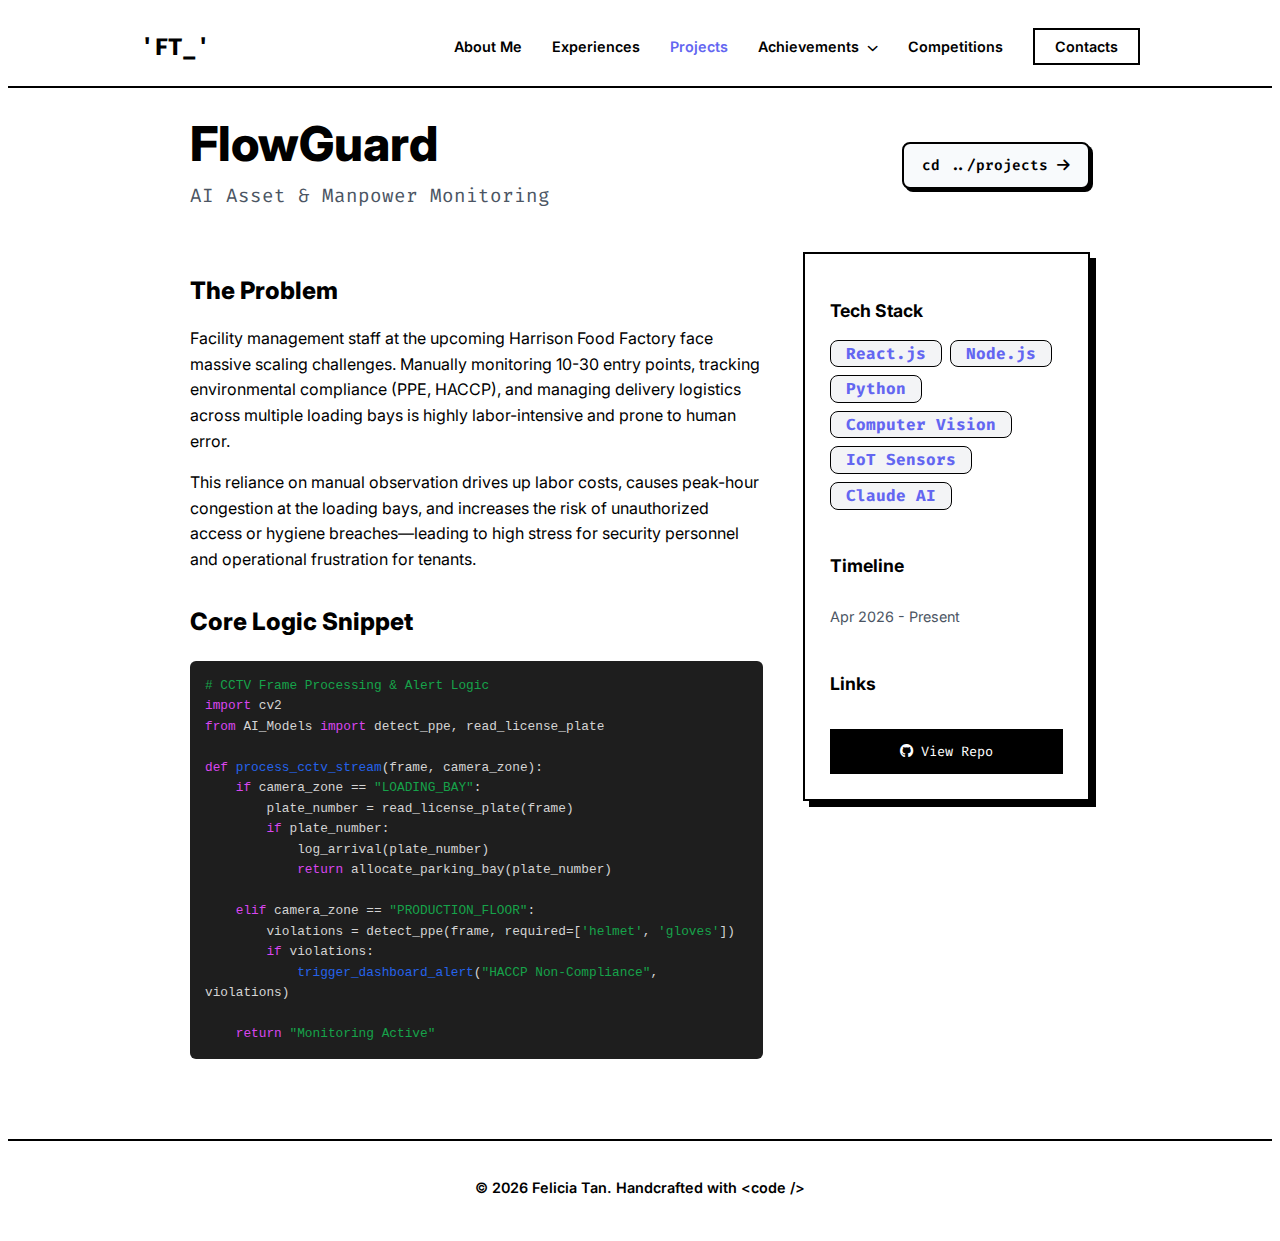
<file: flowguard.html>
<!DOCTYPE html>
<html lang="en">
<head>
    <meta charset="UTF-8">
    <meta name="viewport" content="width=device-width, initial-scale=1.0">
    <title>FlowGuard | Projects</title>
    <link href="https://fonts.googleapis.com/css2?family=Inter:wght@400;600;800&family=Fira+Code:wght@400;500&display=swap" rel="stylesheet">
    <link rel="stylesheet" href="index.css">
    <link rel="stylesheet" href="https://cdnjs.cloudflare.com/ajax/libs/font-awesome/6.4.0/css/all.min.css">
    <link rel="icon" type="image/png" href="assets/logo.png">
</head>
<body>

    <nav class="navbar">
        <div class="nav-container">
            <a href="index.html" class="logo">'FT<span class="cursor-blink">_</span>'</a>
            <button class="menu-toggle" id="menu-toggle" aria-label="Toggle navigation">
                <i class="fas fa-bars"></i>
            </button>
            <ul class="nav-links" id="nav-links">
                <li><a href="me.html">About Me</a></li>
                <li><a href="experience.html">Experiences</a></li>
                
                <li><a href="projects.html" class="active" style="color: var(--accent);">Projects</a></li>
                
                <li class="dropdown">
                    <a href="#" style="cursor: pointer;">Achievements <i class="fas fa-chevron-down" style="font-size: 0.7rem; margin-left: 4px; vertical-align: middle;"></i></a>
                    <div class="dropdown-content">
                        <a href="achievements.html">>_ Project Milestones</a>
                        <a href="awards.html">>_ Academic Awards</a>
                        <a href="certs.html">>_ Tech Certifications</a>
                    </div>
                </li>

                <li><a href="competitions.html">Competitions</a></li>
                <li><a href="index.html#contact" class="nav-btn">Contacts</a></li>
            </ul>
        </div>
    </nav>

    <div class="container" style="max-width: 900px; padding-bottom: 80px;">

        <header style="margin-top: 50px; margin-bottom: 40px; display: flex; justify-content: space-between; align-items: center; flex-wrap: wrap; gap: 20px;">
            <div>
                <h1 style="font-size: 3rem; font-weight: 800; margin-bottom: 10px; line-height: 1.1; margin-top: 0;">FlowGuard</h1>
                <p style="font-size: 1.2rem; color: var(--text-secondary); font-family: 'Fira Code', monospace; margin: 0;">AI Asset & Manpower Monitoring</p>
            </div>

            <a href="projects.html" style="text-decoration: none; color: #000; font-family: 'Fira Code', monospace; font-size: 0.9rem; font-weight: 600; background: #f8fafc; padding: 10px 18px; border-radius: 8px; border: 2px solid #000; box-shadow: 3px 3px 0px #000; transition: all 0.2s ease;" onmouseover="this.style.transform='translate(-2px, -2px)'; this.style.boxShadow='5px 5px 0px var(--accent)';" onmouseout="this.style.transform='translate(0, 0)'; this.style.boxShadow='3px 3px 0px #000';">
                cd ../projects <i class="fas fa-arrow-right"></i>
            </a>
        </header>

        <div style="display: grid; grid-template-columns: 2fr 1fr; gap: 40px;">

            <div class="project-details">
                <h2 style="font-size: 1.5rem; font-weight: 800; margin-bottom: 15px;">The Problem</h2>
                <p>Facility management staff at the upcoming Harrison Food Factory face massive scaling challenges. Manually monitoring 10-30 entry points, tracking environmental compliance (PPE, HACCP), and managing delivery logistics across multiple loading bays is highly labor-intensive and prone to human error.</p>
                <p>This reliance on manual observation drives up labor costs, causes peak-hour congestion at the loading bays, and increases the risk of unauthorized access or hygiene breaches—leading to high stress for security personnel and operational frustration for tenants.</p>

                <!-- <h2 style="font-size: 1.5rem; font-weight: 800; margin-top: 30px; margin-bottom: 15px;">Dashboard Prototyping</h2>
                <p style="margin-bottom: 30px; line-height: 1.6; color: var(--text-secondary);">
                    My role in the FlowGuard initiative focuses on developing the Centralized Dashboard interface. This full-stack web application is designed to simulate how facility managers will aggregate simulated data from the CCTV and IoT networks, allowing them to monitor PPE compliance, loading bay logistics, and incident alerts in one unified view.
                </p> -->

                <!-- <div class="project-card" style="padding: 0; overflow: hidden; margin-top: 35px; margin-bottom: 25px;">

                    <div class="window-bar" style="display: flex; align-items: center; justify-content: space-between;">
                        <div style="display: flex; align-items: center; gap: 15px;">
                            <div class="dots"><span class="red"></span><span class="yellow"></span><span class="green"></span></div>
                            <div class="file-name" id="carousel-filename" style="margin: 0;">1_central_dashboard.png</div>
                        </div>

                        <div style="display: flex; gap: 15px; margin-right: 5px;">
                            <button onclick="changeSlide(-1)" style="background: none; border: none; cursor: pointer; font-family: 'Fira Code', monospace; font-weight: 800; font-size: 1.1rem; padding: 0; color: #000;">&lt;</button>
                            <button onclick="changeSlide(1)" style="background: none; border: none; cursor: pointer; font-family: 'Fira Code', monospace; font-weight: 800; font-size: 1.1rem; padding: 0; color: #000;">&gt;</button>
                        </div>
                    </div>

                    <div style="padding: 10px; background: #e2e8f0; position: relative;">

                        <div class="img-slide" style="display: block; animation: fadeIn 0.4s;">
                            <div style="width: 100%; height: 350px; background: #cbd5e1; display: flex; align-items: center; justify-content: center; border-radius: 4px; border: 1px solid #000; font-family: 'Fira Code', monospace; color: #64748b;">[ UI Screenshot 1 ]</div>
                        </div>
                        <div class="img-slide" style="display: none; animation: fadeIn 0.4s;">
                            <div style="width: 100%; height: 350px; background: #cbd5e1; display: flex; align-items: center; justify-content: center; border-radius: 4px; border: 1px solid #000; font-family: 'Fira Code', monospace; color: #64748b;">[ UI Screenshot 2 ]</div>
                        </div>
                        <div class="img-slide" style="display: none; animation: fadeIn 0.4s;">
                            <div style="width: 100%; height: 350px; background: #cbd5e1; display: flex; align-items: center; justify-content: center; border-radius: 4px; border: 1px solid #000; font-family: 'Fira Code', monospace; color: #64748b;">[ UI Screenshot 3 ]</div>
                        </div>

                    </div>
                </div> -->

                <h2 style="font-size: 1.5rem; font-weight: 800; margin-top: 30px; margin-bottom: 15px;">Core Logic Snippet</h2>
                <div class="code-snippet">
<pre><code><span class="s"># CCTV Frame Processing & Alert Logic</span>
<span class="k">import</span> cv2
<span class="k">from</span> AI_Models <span class="k">import</span> detect_ppe, read_license_plate

<span class="k">def</span> <span class="v">process_cctv_stream</span>(frame, camera_zone):
    <span class="k">if</span> camera_zone == <span class="s">"LOADING_BAY"</span>:
        plate_number = read_license_plate(frame)
        <span class="k">if</span> plate_number:
            log_arrival(plate_number)
            <span class="k">return</span> allocate_parking_bay(plate_number)

    <span class="k">elif</span> camera_zone == <span class="s">"PRODUCTION_FLOOR"</span>:
        violations = detect_ppe(frame, required=[<span class="s">'helmet'</span>, <span class="s">'gloves'</span>])
        <span class="k">if</span> violations:
            <span class="v">trigger_dashboard_alert</span>(<span class="s">"HACCP Non-Compliance"</span>, violations)

    <span class="k">return</span> <span class="s">"Monitoring Active"</span></code></pre>
                </div>
            </div>

            <div>
                <div class="project-card" style="padding: 25px;">
                    <h3 style="font-size: 1.1rem; margin-bottom: 15px;">Tech Stack</h3>
                    <div style="display: flex; flex-wrap: wrap; gap: 8px; margin-bottom: 25px;">
                        <span class="code-name">React.js</span>
                        <span class="code-name">Node.js</span>
                        <span class="code-name">Python</span>
                        <span class="code-name">Computer Vision</span>
                        <span class="code-name">IoT Sensors</span>
                        <span class="code-name">Claude AI</span>
                    </div>

                    <h3 style="font-size: 1.1rem; margin-bottom: 10px;">Timeline</h3>
                    <p style="font-size: 0.9rem; color: var(--text-secondary); margin-bottom: 25px;">Apr 2026 - Present</p>

                    <h3 style="font-size: 1.1rem; margin-bottom: 10px;">Links</h3>

                    <a href="https://github.com/feliciatanxl/FlowGuard" target="_blank" class="terminal-btn" style="width: 100%; justify-content: center; box-sizing: border-box;">
                        <i class="fab fa-github"></i> View Repo
                    </a>
                </div>
            </div>

        </div>
    </div>

    <footer>
        <p>© 2026 Felicia Tan. Handcrafted with &lt;code /&gt;</p>
    </footer>

    <script>
        // ==========================================
        // Hamburger Menu Script
        // ==========================================
        const menuToggle = document.getElementById('menu-toggle');
        const navLinks = document.getElementById('nav-links');

        menuToggle.addEventListener('click', () => {
            navLinks.classList.toggle('active');
            const icon = menuToggle.querySelector('i');
            if (navLinks.classList.contains('active')) {
                icon.classList.replace('fa-bars', 'fa-times');
            } else {
                icon.classList.replace('fa-times', 'fa-bars');
            }
        });

        // ==========================================
        // Auto-Moving Image Carousel Script
        // ==========================================
        let slideIndex = 0;
        const slides = document.querySelectorAll(".img-slide");
        const filenameDisplay = document.getElementById("carousel-filename");
        let autoSlideTimer;

        // Array of filenames to display in the terminal header
        const fileNames = [
            "1_central_dashboard.png", 
            "2_cctv_logistics.png", 
            "3_ppe_compliance.png"
        ];

        function updateSlide() {
            // Hide all slides
            slides.forEach(slide => slide.style.display = "none");
            
            // Show the active slide and update text
            slides[slideIndex].style.display = "block";
            filenameDisplay.innerText = fileNames[slideIndex];
        }

        function changeSlide(n) {
            slideIndex = (slideIndex + n + slides.length) % slides.length;
            updateSlide();
            resetTimer(); // Reset the auto-play so it doesn't instantly change after a click
        }

        function autoSlide() {
            slideIndex = (slideIndex + 1) % slides.length;
            updateSlide();
        }

        function resetTimer() {
            clearInterval(autoSlideTimer);
            autoSlideTimer = setInterval(autoSlide, 3500); // Changes image every 3.5 seconds
        }

        // Start the auto-slider when the page loads
        if(slides.length > 0) {
            resetTimer();
        }
    </script>
</body>
</html>
</file>
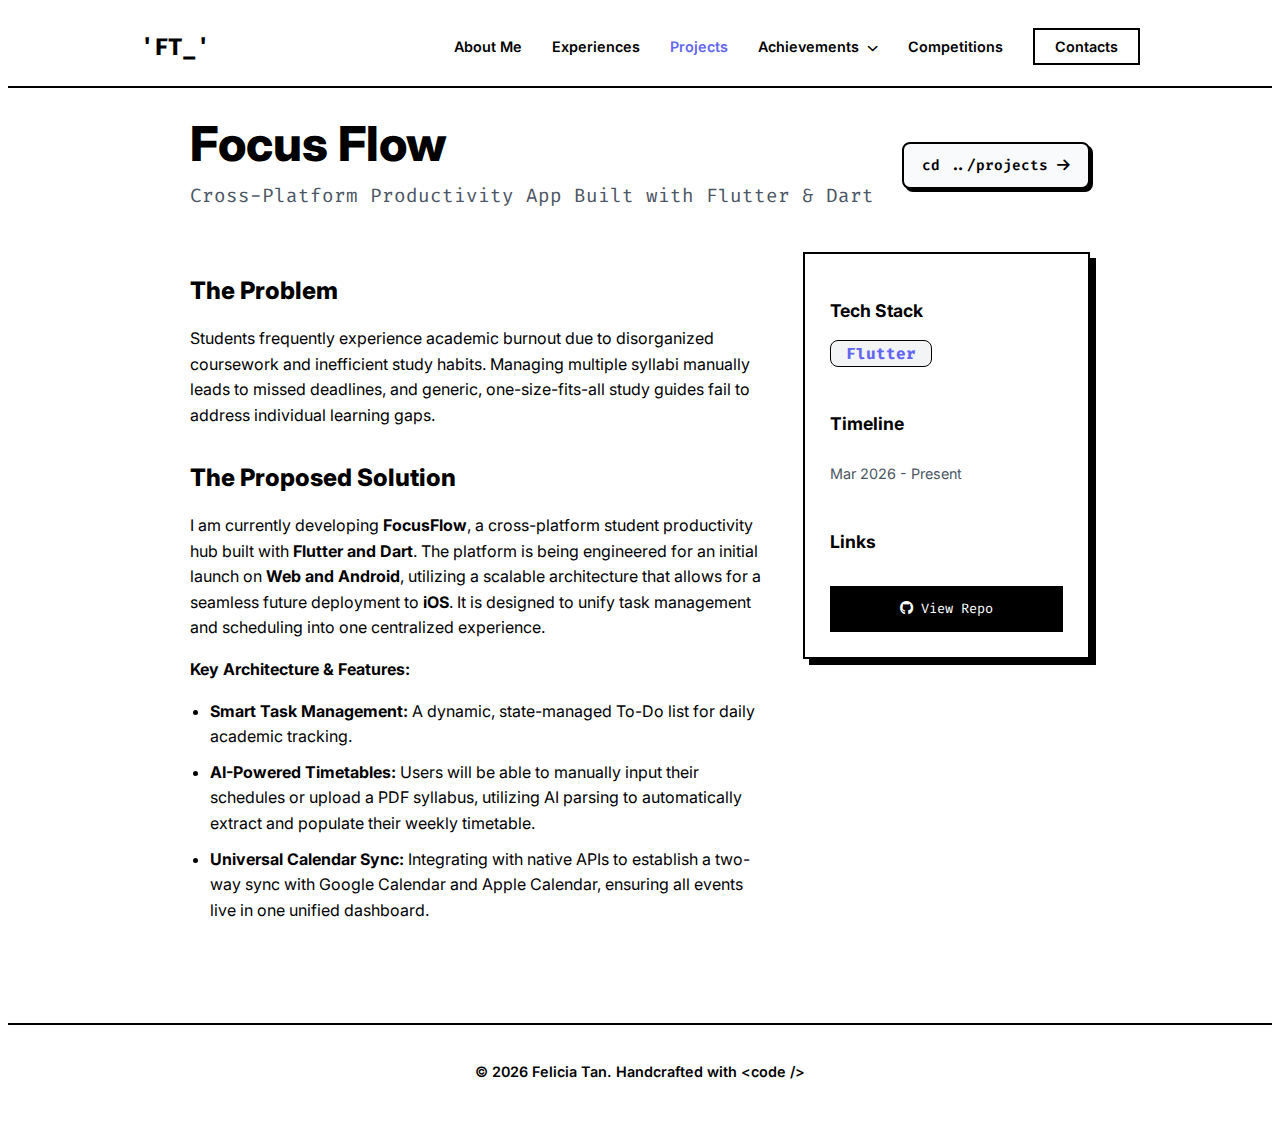
<file: focusflow.html>
<!DOCTYPE html>
<html lang="en">
<head>
    <meta charset="UTF-8">
    <meta name="viewport" content="width=device-width, initial-scale=1.0">
    <title>Focus Flow</title>
    <link href="https://fonts.googleapis.com/css2?family=Inter:wght@400;600;800&family=Fira+Code:wght@400;500&display=swap" rel="stylesheet">
    <link rel="stylesheet" href="index.css">
    <link rel="stylesheet" href="https://cdnjs.cloudflare.com/ajax/libs/font-awesome/6.4.0/css/all.min.css">
    <link rel="icon" type="image/png" href="assets/logo.png">
</head>
<body>

    <nav class="navbar">
        <div class="nav-container">
            <a href="index.html" class="logo">'FT<span class="cursor-blink">_</span>'</a>
            <button class="menu-toggle" id="menu-toggle" aria-label="Toggle navigation">
                <i class="fas fa-bars"></i>
            </button>
            <ul class="nav-links" id="nav-links">
                <li><a href="me.html">About Me</a></li>
                <li><a href="experience.html">Experiences</a></li>
                
                <li><a href="projects.html" class="active" style="color: var(--accent);">Projects</a></li>
                
                <li class="dropdown">
                    <a href="#" style="cursor: pointer;">Achievements <i class="fas fa-chevron-down" style="font-size: 0.7rem; margin-left: 4px; vertical-align: middle;"></i></a>
                    <div class="dropdown-content">
                        <a href="achievements.html">>_ Project Milestones</a>
                        <a href="awards.html">>_ Academic Awards</a>
                        <a href="certs.html">>_ Tech Certifications</a>
                    </div>
                </li>

                <li><a href="competitions.html">Competitions</a></li>
                <li><a href="index.html#contact" class="nav-btn">Contacts</a></li>
            </ul>
        </div>
    </nav>

    <div class="container" style="max-width: 900px; padding-bottom: 80px;">

        <header style="margin-top: 50px; margin-bottom: 40px; display: flex; justify-content: space-between; align-items: center; flex-wrap: wrap; gap: 20px;">
            <div>
                <h1 style="font-size: 3rem; font-weight: 800; margin-bottom: 10px; line-height: 1.1; margin-top: 0;">Focus Flow</h1>
                <p style="font-size: 1.2rem; color: var(--text-secondary); font-family: 'Fira Code', monospace; margin: 0;">Cross-Platform Productivity App Built with Flutter & Dart</p>
            </div>

            <a href="projects.html" style="text-decoration: none; color: #000; font-family: 'Fira Code', monospace; font-size: 0.9rem; font-weight: 600; background: #f8fafc; padding: 10px 18px; border-radius: 8px; border: 2px solid #000; box-shadow: 3px 3px 0px #000; transition: all 0.2s ease;" onmouseover="this.style.transform='translate(-2px, -2px)'; this.style.boxShadow='5px 5px 0px var(--accent)';" onmouseout="this.style.transform='translate(0, 0)'; this.style.boxShadow='3px 3px 0px #000';">
                cd ../projects <i class="fas fa-arrow-right"></i>
            </a>
        </header>

        <!-- <div class="project-card" style="padding: 0; overflow: hidden; margin-bottom: 40px;">
            <div class="window-bar">
                <div class="dots"><span class="red"></span><span class="yellow"></span><span class="green"></span></div>
                <div class="file-name">demo_recording.mp4</div>
            </div>
            <div class="video-container">
                <iframe src="https://drive.google.com/file/d/1i1QgbzcH0YSVfeBWV1kWn6itQ-c69Mp0/preview" title="Project Demo" frameborder="0" allow="accelerometer; autoplay; clipboard-write; encrypted-media; gyroscope; picture-in-picture" allowfullscreen></iframe>
            </div>
        </div> -->

        <div style="display: grid; grid-template-columns: 2fr 1fr; gap: 40px;">

            <div class="project-details">
                <h2 style="font-size: 1.5rem; font-weight: 800; margin-bottom: 15px;">The Problem</h2>
                <p>Students frequently experience academic burnout due to disorganized coursework and inefficient study habits. Managing multiple syllabi manually leads to missed deadlines, and generic, one-size-fits-all study guides fail to address individual learning gaps.</p>

               <h2 style="font-size: 1.5rem; font-weight: 800; margin-top: 30px; margin-bottom: 15px;">The Proposed Solution</h2>

                <p>I am currently developing <strong>FocusFlow</strong>, a cross-platform student productivity hub built with <strong>Flutter and Dart</strong>. The platform is being engineered for an initial launch on <strong>Web and Android</strong>, utilizing a scalable architecture that allows for a seamless future deployment to <strong>iOS</strong>. It is designed to unify task management and scheduling into one centralized experience.</p>

                <p style="margin-top: 15px; margin-bottom: 10px;"><strong>Key Architecture & Features:</strong></p>

                <ul style="margin-bottom: 20px; padding-left: 20px; line-height: 1.6;">
                    <li style="margin-bottom: 10px;"><strong>Smart Task Management:</strong> A dynamic, state-managed To-Do list for daily academic tracking.</li>
                    <li style="margin-bottom: 10px;"><strong>AI-Powered Timetables:</strong> Users will be able to manually input their schedules or upload a PDF syllabus, utilizing AI parsing to automatically extract and populate their weekly timetable.</li>
                    <li style="margin-bottom: 10px;"><strong>Universal Calendar Sync:</strong> Integrating with native APIs to establish a two-way sync with Google Calendar and Apple Calendar, ensuring all events live in one unified dashboard.</li>
                </ul>
                <!-- <div class="project-card" style="padding: 0; overflow: hidden; margin-top: 25px; margin-bottom: 25px;">

                    <div class="window-bar" style="display: flex; align-items: center; justify-content: space-between;">
                        <div style="display: flex; align-items: center; gap: 15px;">
                            <div class="dots"><span class="red"></span><span class="yellow"></span><span class="green"></span></div>
                            <div class="file-name" id="carousel-filename" style="margin: 0;">1_dashboard_ui.png</div>
                        </div>

                        <div style="display: flex; gap: 15px; margin-right: 5px;">
                            <button onclick="changeSlide(-1)" style="background: none; border: none; cursor: pointer; font-family: 'Fira Code', monospace; font-weight: 800; font-size: 1.1rem; padding: 0; color: #000;">&lt;</button>
                            <button onclick="changeSlide(1)" style="background: none; border: none; cursor: pointer; font-family: 'Fira Code', monospace; font-weight: 800; font-size: 1.1rem; padding: 0; color: #000;">&gt;</button>
                        </div>
                    </div>

                    <div style="padding: 10px; background: #e2e8f0; position: relative;">

                        <div class="img-slide" style="display: block; animation: fadeIn 0.4s;">
                            <img src="assets/leafplant/dashboard.png" alt="Admin Dashboard" style="width: 100%; height: auto; display: block; border-radius: 4px; border: 1px solid #000;">
                        </div>
                        <div class="img-slide" style="display: none; animation: fadeIn 0.4s;">
                            <img src="assets/leafplant/marketingcampaign.png" alt="Marketing Campaign" style="width: 100%; height: auto; display: block; border-radius: 4px; border: 1px solid #000;">
                        </div>
                        <div class="img-slide" style="display: none; animation: fadeIn 0.4s;">
                            <img src="assets/leafplant/promocode.png" alt="Promo Code" style="width: 100%; height: auto; display: block; border-radius: 4px; border: 1px solid #000;">
                        </div>
                        <div class="img-slide" style="display: none; animation: fadeIn 0.4s;">
                            <img src="assets/leafplant/analytics.png" alt="Analytics" style="width: 100%; height: auto; display: block; border-radius: 4px; border: 1px solid #000;">
                        </div>

                    </div>
                </div>
                <h2 style="font-size: 1.5rem; font-weight: 800; margin-top: 30px; margin-bottom: 15px;">Core Logic Snippet</h2>
                <div class="code-snippet">
<pre><code><span class="k">import</span> openai
<span class="k">from</span> flask <span class="k">import</span> Flask, render_template, request

<span class="v">app</span> = Flask(<span class="s">"WhatsApp_AI"</span>)

<span class="k">def</span> <span class="v">generate_outreach</span>(customer_data):
                    <span class="v">response</span> = openai.ChatCompletion.create(
                    <span class="v">model</span>=<span class="s">"gpt-4"</span>,
                    <span class="v">messages</span>=[
            {<span class="s">"role"</span>: <span class="s">"system"</span>, <span class="s">"content"</span>: <span class="s">"You are an AgriTech sales assistant."</span>},
            {<span class="s">"role"</span>: <span class="s">"user"</span>, <span class="s">"content"</span>: <span class="v">f"Draft an outreach for {customer_data}"</span>}
        ]
    )
                    <span class="k">return</span> <span class="v">response</span>.choices[0].message.content</code></pre>
                </div> -->
            </div>

            <div>
                <div class="project-card" style="padding: 25px;">
                    <h3 style="font-size: 1.1rem; margin-bottom: 15px;">Tech Stack</h3>
                    <div style="display: flex; flex-wrap: wrap; gap: 8px; margin-bottom: 25px;">
                        <span class="code-name">Flutter</span>
                    </div>

                    <h3 style="font-size: 1.1rem; margin-bottom: 10px;">Timeline</h3>
                    <p style="font-size: 0.9rem; color: var(--text-secondary); margin-bottom: 25px;">Mar 2026 - Present</p>

                    <h3 style="font-size: 1.1rem; margin-bottom: 10px;">Links</h3>

                    <a href="https://github.com/feliciatanxl/FocusFlow" target="_blank" class="terminal-btn" style="width: 100%; justify-content: center; box-sizing: border-box;">
                        <i class="fab fa-github"></i> View Repo
                    </a>
                     <!-- <a href="https://www.canva.com/design/DAHDUut7qs0/7QEwp1izA0Q6SGonl2CJSg/view?utm_content=DAHDUut7qs0&utm_campaign=designshare&utm_medium=link2&utm_source=uniquelinks&utlId=h9555e7af49" target="_blank" class="terminal-btn" style="width: 100%; justify-content: center; box-sizing: border-box;">
                        <i class="fas fa-project-diagram"></i> View Flow Chart
                    </a> -->
                </div>
            </div>

        </div>
    </div>

    <footer>
        <p>© 2026 Felicia Tan. Handcrafted with &lt;code /&gt;</p>
    </footer>

    <script>
        // Hamburger Menu Script
        const menuToggle = document.getElementById('menu-toggle');
        const navLinks = document.getElementById('nav-links');

        menuToggle.addEventListener('click', () => {
            navLinks.classList.toggle('active');
            const icon = menuToggle.querySelector('i');
            if (navLinks.classList.contains('active')) {
                icon.classList.replace('fa-bars', 'fa-times');
            } else {
                icon.classList.replace('fa-times', 'fa-bars');
            }
        });

        // ==========================================
        // Image Carousel Script
        // ==========================================
        let slideIndex = 0;
        const slides = document.querySelectorAll(".img-slide");
        const filenameDisplay = document.getElementById("carousel-filename");

        // These file names will change in the header bar as you click through!
        const fileNames = ["1_admin-dashboard.png", "2_marketing-campaign.png", "3_promo-code.png","4_analytics.png"];

        function changeSlide(n) {
            // Hide current slide
            slides[slideIndex].style.display = "none";

            // Calculate new index (looping around when it reaches the end/beginning)
            slideIndex = (slideIndex + n + slides.length) % slides.length;

            // Show new slide and update filename text
            slides[slideIndex].style.display = "block";
            filenameDisplay.innerText = fileNames[slideIndex];
        }
    </script>
</body>
</html>
</file>
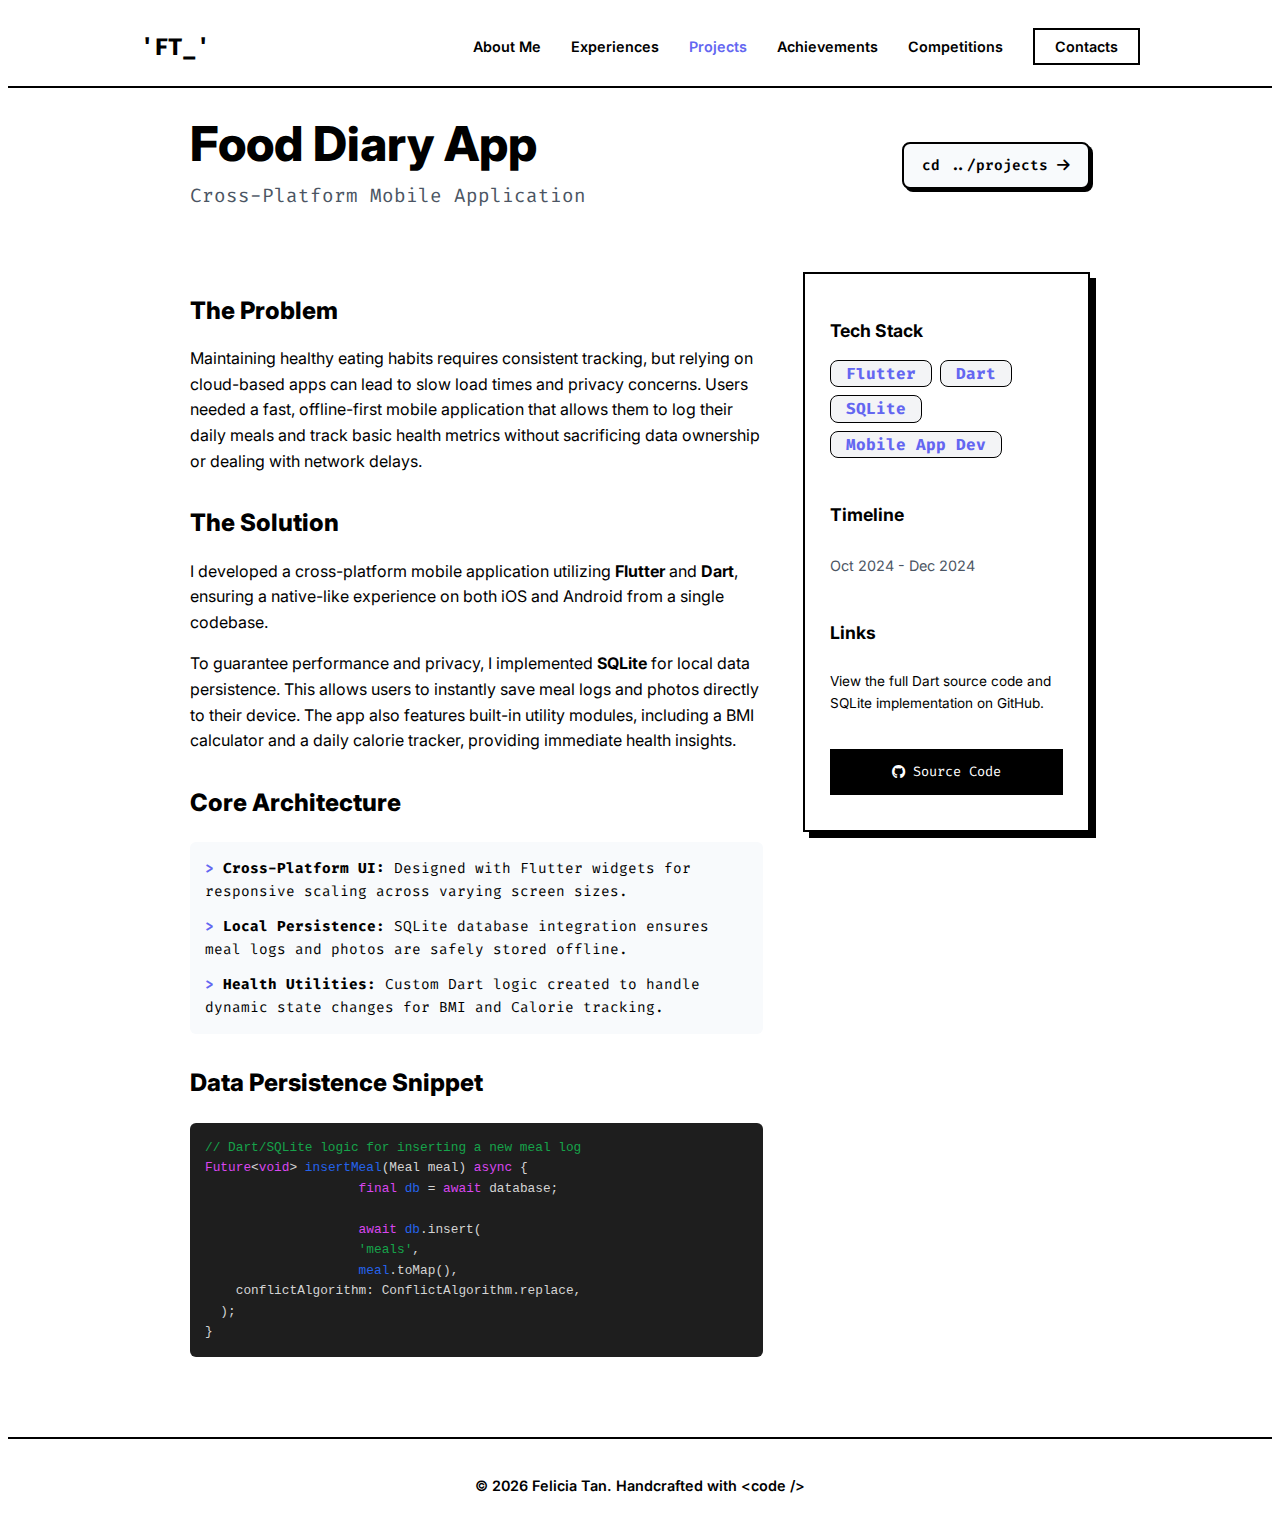
<file: fooddiary.html>
<!DOCTYPE html>
<html lang="en">
<head>
    <meta charset="UTF-8">
    <meta name="viewport" content="width=device-width, initial-scale=1.0">
    <title>Food Diary App | Projects</title>
    <link href="https://fonts.googleapis.com/css2?family=Inter:wght@400;600;800&family=Fira+Code:wght@400;500&display=swap" rel="stylesheet">
    <link rel="stylesheet" href="index.css">
    <link rel="stylesheet" href="https://cdnjs.cloudflare.com/ajax/libs/font-awesome/6.4.0/css/all.min.css">
    <link rel="icon" type="image/png" href="assets/logo.png">
</head>
<body>

    <nav class="navbar">
        <div class="nav-container">
            <a href="index.html" class="logo">'FT<span class="cursor-blink">_</span>'</a>
            <button class="menu-toggle" id="menu-toggle" aria-label="Toggle navigation">
                <i class="fas fa-bars"></i>
            </button>
            <ul class="nav-links" id="nav-links">
                <li><a href="me.html">About Me</a></li>
                <li><a href="experience.html">Experiences</a></li>
                <li><a href="projects.html" class="active" style="color: var(--accent);">Projects</a></li>
                <li><a href="achievements.html">Achievements</a></li>
                <li><a href="competitions.html">Competitions</a></li>
                <li><a href="index.html#contact" class="nav-btn">Contacts</a></li>
            </ul>
        </div>
    </nav>

    <div class="container" style="max-width: 900px; padding-bottom: 80px;">

        <header style="margin-top: 50px; margin-bottom: 60px; display: flex; justify-content: space-between; align-items: center; flex-wrap: wrap; gap: 20px;">
            <div>
                <h1 style="font-size: 3rem; font-weight: 800; margin-bottom: 10px; line-height: 1.1; margin-top: 0;">Food Diary App</h1>
                <p style="font-size: 1.2rem; color: var(--text-secondary); font-family: 'Fira Code', monospace; margin: 0;">Cross-Platform Mobile Application</p>
            </div>

            <a href="projects.html" style="text-decoration: none; color: #000; font-family: 'Fira Code', monospace; font-size: 0.9rem; font-weight: 600; background: #f8fafc; padding: 10px 18px; border-radius: 8px; border: 2px solid #000; box-shadow: 3px 3px 0px #000; transition: all 0.2s ease;" onmouseover="this.style.transform='translate(-2px, -2px)'; this.style.boxShadow='5px 5px 0px var(--accent)';" onmouseout="this.style.transform='translate(0, 0)'; this.style.boxShadow='3px 3px 0px #000';">
                cd ../projects <i class="fas fa-arrow-right"></i>
            </a>
        </header>

        <div style="display: grid; grid-template-columns: 2fr 1fr; gap: 40px;">

            <div class="project-details">
                <h2 style="font-size: 1.5rem; font-weight: 800; margin-bottom: 15px;">The Problem</h2>
                <p>Maintaining healthy eating habits requires consistent tracking, but relying on cloud-based apps can lead to slow load times and privacy concerns. Users needed a fast, offline-first mobile application that allows them to log their daily meals and track basic health metrics without sacrificing data ownership or dealing with network delays.</p>

                <h2 style="font-size: 1.5rem; font-weight: 800; margin-top: 30px; margin-bottom: 15px;">The Solution</h2>
                <p>I developed a cross-platform mobile application utilizing <strong>Flutter</strong> and <strong>Dart</strong>, ensuring a native-like experience on both iOS and Android from a single codebase.</p>
                <p>To guarantee performance and privacy, I implemented <strong>SQLite</strong> for local data persistence. This allows users to instantly save meal logs and photos directly to their device. The app also features built-in utility modules, including a BMI calculator and a daily calorie tracker, providing immediate health insights.</p>

                <h2 style="font-size: 1.5rem; font-weight: 800; margin-top: 30px; margin-bottom: 15px;">Core Architecture</h2>
                <div class="code-snippet" style="background: #f8fafc; border-color: #000; color: #000; margin-bottom: 30px;">
                    <ul style="list-style-type: none; padding-left: 0; margin: 0; font-family: 'Fira Code', monospace; font-size: 0.9rem;">
                        <li style="margin-bottom: 12px;"><span style="color: var(--accent); font-weight: 800;">></span> <strong>Cross-Platform UI:</strong> Designed with Flutter widgets for responsive scaling across varying screen sizes.</li>
                        <li style="margin-bottom: 12px;"><span style="color: var(--accent); font-weight: 800;">></span> <strong>Local Persistence:</strong> SQLite database integration ensures meal logs and photos are safely stored offline.</li>
                        <li><span style="color: var(--accent); font-weight: 800;">></span> <strong>Health Utilities:</strong> Custom Dart logic created to handle dynamic state changes for BMI and Calorie tracking.</li>
                    </ul>
                </div>

                <h2 style="font-size: 1.5rem; font-weight: 800; margin-top: 30px; margin-bottom: 15px;">Data Persistence Snippet</h2>
                <div class="code-snippet">
<pre><code><span class="s">// Dart/SQLite logic for inserting a new meal log</span>
<span class="k">Future</span>&lt;<span class="k">void</span>&gt; <span class="v">insertMeal</span>(Meal meal) <span class="k">async</span> {
                    <span class="k">final</span> <span class="v">db</span> = <span class="k">await</span> database;
  
                    <span class="k">await</span> <span class="v">db</span>.insert(
                    <span class="s">'meals'</span>,
                    <span class="v">meal</span>.toMap(),
    conflictAlgorithm: ConflictAlgorithm.replace,
  );
}</code></pre>
                </div>
            </div>

            <div>
                <div class="project-card" style="padding: 25px;">
                    <h3 style="font-size: 1.1rem; margin-bottom: 15px;">Tech Stack</h3>
                    <div style="display: flex; flex-wrap: wrap; gap: 8px; margin-bottom: 25px;">
                        <span class="code-name">Flutter</span>
                        <span class="code-name">Dart</span>
                        <span class="code-name">SQLite</span>
                        <span class="code-name">Mobile App Dev</span>
                    </div>

                    <h3 style="font-size: 1.1rem; margin-bottom: 10px;">Timeline</h3>
                    <p style="font-size: 0.9rem; color: var(--text-secondary); margin-bottom: 25px;">Oct 2024 - Dec 2024</p>

                    <h3 style="font-size: 1.1rem; margin-bottom: 10px;">Links</h3>
                    <p style="font-size: 0.85rem; margin-bottom: 15px;">View the full Dart source code and SQLite implementation on GitHub.</p>

                    <a href="https://github.com/feliciatanxl/ITE_MSD_Project" target="_blank" class="terminal-btn" style="width: 100%; justify-content: center; box-sizing: border-box; margin-bottom: 10px;">
                        <i class="fab fa-github"></i> Source Code
                    </a>
                </div>
            </div>

        </div>
    </div>

    <footer>
        <p>© 2026 Felicia Tan. Handcrafted with &lt;code /&gt;</p>
    </footer>

    <script>
        // Hamburger Menu Script
        const menuToggle = document.getElementById('menu-toggle');
        const navLinks = document.getElementById('nav-links');

        menuToggle.addEventListener('click', () => {
            navLinks.classList.toggle('active');
            const icon = menuToggle.querySelector('i');
            if (navLinks.classList.contains('active')) {
                icon.classList.replace('fa-bars', 'fa-times');
            } else {
                icon.classList.replace('fa-times', 'fa-bars');
            }
        });
    </script>
</body>
</html>
</file>
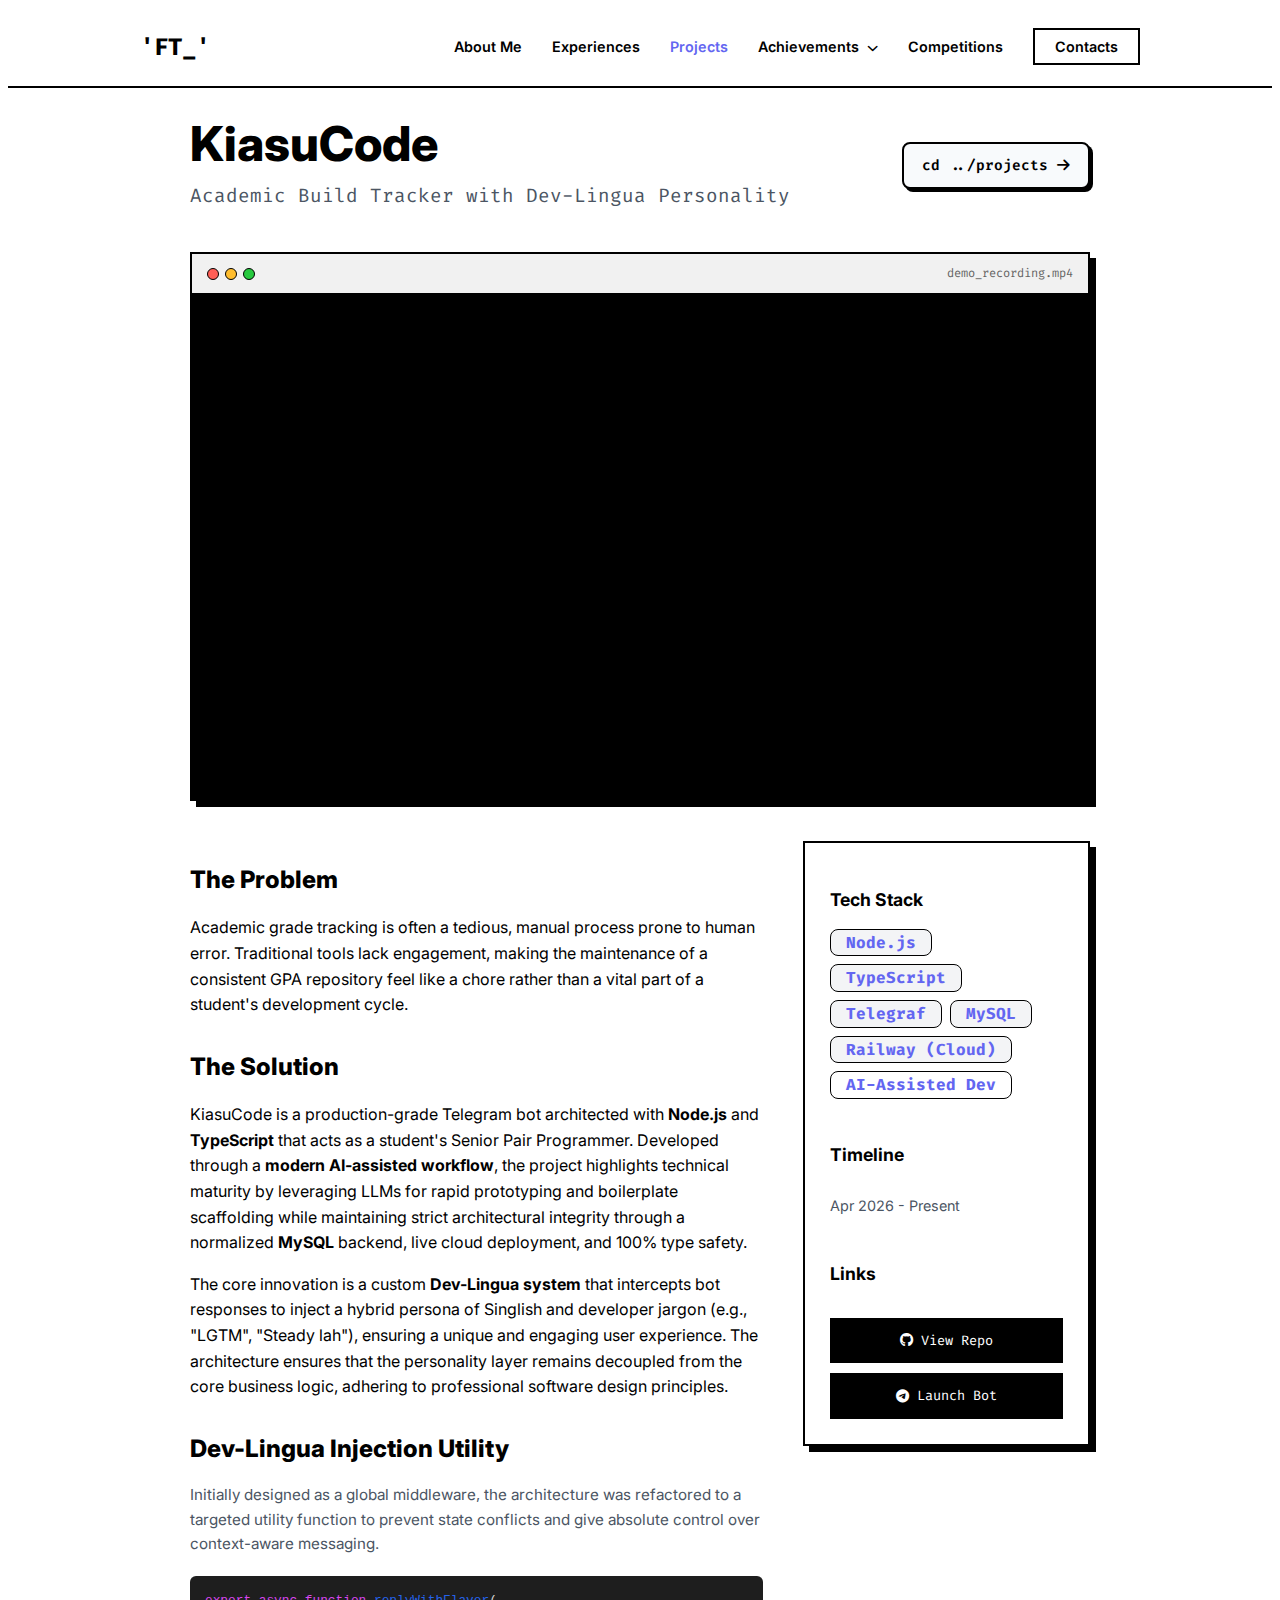
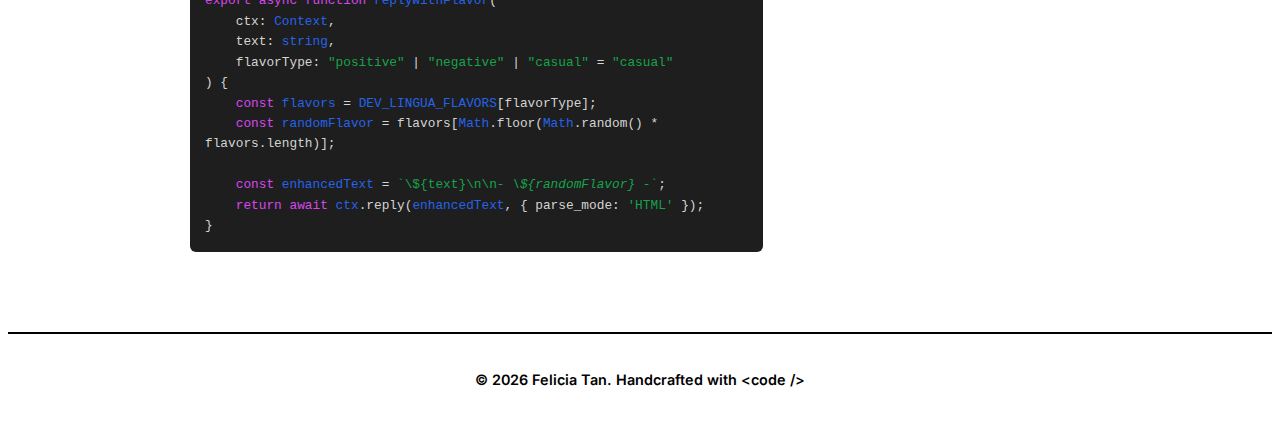
<file: kiasucode.html>
<!DOCTYPE html>
<html lang="en">
<head>
    <meta charset="UTF-8">
    <meta name="viewport" content="width=device-width, initial-scale=1.0">
    <title>KiasuCode</title>
    <link href="https://fonts.googleapis.com/css2?family=Inter:wght@400;600;800&family=Fira+Code:wght@400;500&display=swap" rel="stylesheet">
    <link rel="stylesheet" href="index.css">
    <link rel="stylesheet" href="https://cdnjs.cloudflare.com/ajax/libs/font-awesome/6.4.0/css/all.min.css">
    <link rel="icon" type="image/png" href="assets/logo.png">
</head>
<body>

    <nav class="navbar">
        <div class="nav-container">
            <a href="index.html" class="logo">'FT<span class="cursor-blink">_</span>'</a>
            <button class="menu-toggle" id="menu-toggle" aria-label="Toggle navigation">
                <i class="fas fa-bars"></i>
            </button>
            <ul class="nav-links" id="nav-links">
                <li><a href="me.html">About Me</a></li>
                <li><a href="experience.html">Experiences</a></li>
                <li><a href="projects.html" class="active" style="color: var(--accent);">Projects</a></li>
                <li class="dropdown">
                    <a href="#" style="cursor: pointer;">Achievements <i class="fas fa-chevron-down" style="font-size: 0.7rem; margin-left: 4px; vertical-align: middle;"></i></a>
                    <div class="dropdown-content">
                        <a href="achievements.html">>_ Project Milestones</a>
                        <a href="awards.html">>_ Academic Awards</a>
                        <a href="certs.html">>_ Tech Certifications</a>
                    </div>
                </li>
                <li><a href="competitions.html">Competitions</a></li>
                <li><a href="index.html#contact" class="nav-btn">Contacts</a></li>
            </ul>
        </div>
    </nav>

    <div class="container" style="max-width: 900px; padding-bottom: 80px;">

        <header style="margin-top: 50px; margin-bottom: 40px; display: flex; justify-content: space-between; align-items: center; flex-wrap: wrap; gap: 20px;">
            <div>
                <h1 style="font-size: 3rem; font-weight: 800; margin-bottom: 10px; line-height: 1.1; margin-top: 0;">KiasuCode</h1>
                <p style="font-size: 1.2rem; color: var(--text-secondary); font-family: 'Fira Code', monospace; margin: 0;">Academic Build Tracker with Dev-Lingua Personality</p>
            </div>

            <a href="projects.html" style="text-decoration: none; color: #000; font-family: 'Fira Code', monospace; font-size: 0.9rem; font-weight: 600; background: #f8fafc; padding: 10px 18px; border-radius: 8px; border: 2px solid #000; box-shadow: 3px 3px 0px #000; transition: all 0.2s ease;" onmouseover="this.style.transform='translate(-2px, -2px)'; this.style.boxShadow='5px 5px 0px var(--accent)';" onmouseout="this.style.transform='translate(0, 0)'; this.style.boxShadow='3px 3px 0px #000';">
                cd ../projects <i class="fas fa-arrow-right"></i>
            </a>
        </header>

        
        <div class="project-card" style="padding: 0; overflow: hidden; margin-bottom: 40px;">
            <div class="window-bar">
                <div class="dots"><span class="red"></span><span class="yellow"></span><span class="green"></span></div>
                <div class="file-name">demo_recording.mp4</div>
            </div>
            <div class="video-container">
                <iframe src="https://drive.google.com/file/d/1VAei9IQGaoLHYPquLRq66dUGZKL_s863/preview" title="Project Demo" frameborder="0" allow="accelerometer; autoplay; clipboard-write; encrypted-media; gyroscope; picture-in-picture" allowfullscreen></iframe>
            </div>
        </div>

        <div style="display: grid; grid-template-columns: 2fr 1fr; gap: 40px;">

            <div class="project-details">
                <h2 style="font-size: 1.5rem; font-weight: 800; margin-bottom: 15px;">The Problem</h2>
                <p>Academic grade tracking is often a tedious, manual process prone to human error. Traditional tools lack engagement, making the maintenance of a consistent GPA repository feel like a chore rather than a vital part of a student's development cycle.</p>

                <h2 style="font-size: 1.5rem; font-weight: 800; margin-top: 30px; margin-bottom: 15px;">The Solution</h2>
                <p>
                KiasuCode is a production-grade Telegram bot architected with <strong>Node.js</strong> and <strong>TypeScript</strong> that acts as a student's Senior Pair Programmer. Developed through a <strong>modern AI-assisted workflow</strong>, the project highlights technical maturity by leveraging LLMs for rapid prototyping and boilerplate scaffolding while maintaining strict architectural integrity through a normalized <strong>MySQL</strong> backend, live cloud deployment, and 100% type safety.
                </p>
                <p>
                The core innovation is a custom <strong>Dev-Lingua system</strong> that intercepts bot responses to inject a hybrid persona of Singlish and developer jargon (e.g., "LGTM", "Steady lah"), ensuring a unique and engaging user experience. The architecture ensures that the personality layer remains decoupled from the core business logic, adhering to professional software design principles.
                </p>

                <h2 style="font-size: 1.5rem; font-weight: 800; margin-top: 30px; margin-bottom: 15px;">Dev-Lingua Injection Utility</h2>
                <p style="margin-bottom: 15px; font-size: 0.95rem; color: var(--text-secondary);">Initially designed as a global middleware, the architecture was refactored to a targeted utility function to prevent state conflicts and give absolute control over context-aware messaging.</p>
                <div class="code-snippet">
<pre><code><span class="k">export async function</span> <span class="v">replyWithFlavor</span>(
    ctx: <span class="v">Context</span>, 
    text: <span class="v">string</span>, 
    flavorType: <span class="s">"positive"</span> | <span class="s">"negative"</span> | <span class="s">"casual"</span> = <span class="s">"casual"</span>
) {
    <span class="k">const</span> <span class="v">flavors</span> = <span class="v">DEV_LINGUA_FLAVORS</span>[flavorType];
    <span class="k">const</span> <span class="v">randomFlavor</span> = flavors[<span class="v">Math</span>.floor(<span class="v">Math</span>.random() * flavors.length)];
    
    <span class="k">const</span> <span class="v">enhancedText</span> = <span class="s">`\${text}\n\n<i>- \${randomFlavor} -</i>`</span>;
    <span class="k">return</span> <span class="k">await</span> <span class="v">ctx</span>.reply(<span class="v">enhancedText</span>, { parse_mode: <span class="s">'HTML'</span> });
}</code></pre>
                </div>
            </div>

            <div>
                <div class="project-card" style="padding: 25px;">
                    <h3 style="font-size: 1.1rem; margin-bottom: 15px;">Tech Stack</h3>
                    <div style="display: flex; flex-wrap: wrap; gap: 8px; margin-bottom: 25px;">
                        <span class="code-name">Node.js</span>
                        <span class="code-name">TypeScript</span>
                        <span class="code-name">Telegraf</span>
                        <span class="code-name">MySQL</span>
                        <span class="code-name">Railway (Cloud)</span>
                        <span class="code-name" style="background: var(--accent-light); color: var(--accent);">AI-Assisted Dev</span>
                    </div>

                    <h3 style="font-size: 1.1rem; margin-bottom: 10px;">Timeline</h3>
                    <p style="font-size: 0.9rem; color: var(--text-secondary); margin-bottom: 25px;">Apr 2026 - Present</p>

                    <h3 style="font-size: 1.1rem; margin-bottom: 10px;">Links</h3>

                    <a href="https://github.com/feliciatanxl/KiasuCode" target="_blank" class="terminal-btn" style="width: 100%; justify-content: center; box-sizing: border-box;">
                        <i class="fab fa-github"></i> View Repo
                    </a>
                    <a href="https://t.me/KiasuCodeBot" target="_blank" class="terminal-btn" style="width: 100%; justify-content: center; box-sizing: border-box; margin-top: 10px;">
                        <i class="fab fa-telegram"></i> Launch Bot
                    </a>
                </div>
            </div>

        </div>
    </div>

    <footer>
        <p>© 2026 Felicia Tan. Handcrafted with &lt;code /&gt;</p>
    </footer>

    <script>
        const menuToggle = document.getElementById('menu-toggle');
        const navLinks = document.getElementById('nav-links');

        menuToggle.addEventListener('click', () => {
            navLinks.classList.toggle('active');
            const icon = menuToggle.querySelector('i');
            if (navLinks.classList.contains('active')) {
                icon.classList.replace('fa-bars', 'fa-times');
            } else {
                icon.classList.replace('fa-times', 'fa-bars');
            }
        });

        let slideIndex = 0;
        const slides = document.querySelectorAll(".img-slide");
        const filenameDisplay = document.getElementById("carousel-filename");

        const fileNames = ["1_bot_start.png", "2_module_commit.png", "3_gpa_report.png", "4_help_menu.png"];

        function changeSlide(n) {
            if (slides.length === 0) return;
            slides[slideIndex].style.display = "none";
            slideIndex = (slideIndex + n + slides.length) % slides.length;
            slides[slideIndex].style.display = "block";
            if (filenameDisplay) filenameDisplay.innerText = fileNames[slideIndex];
        }
    </script>
</body>
</html>
</file>
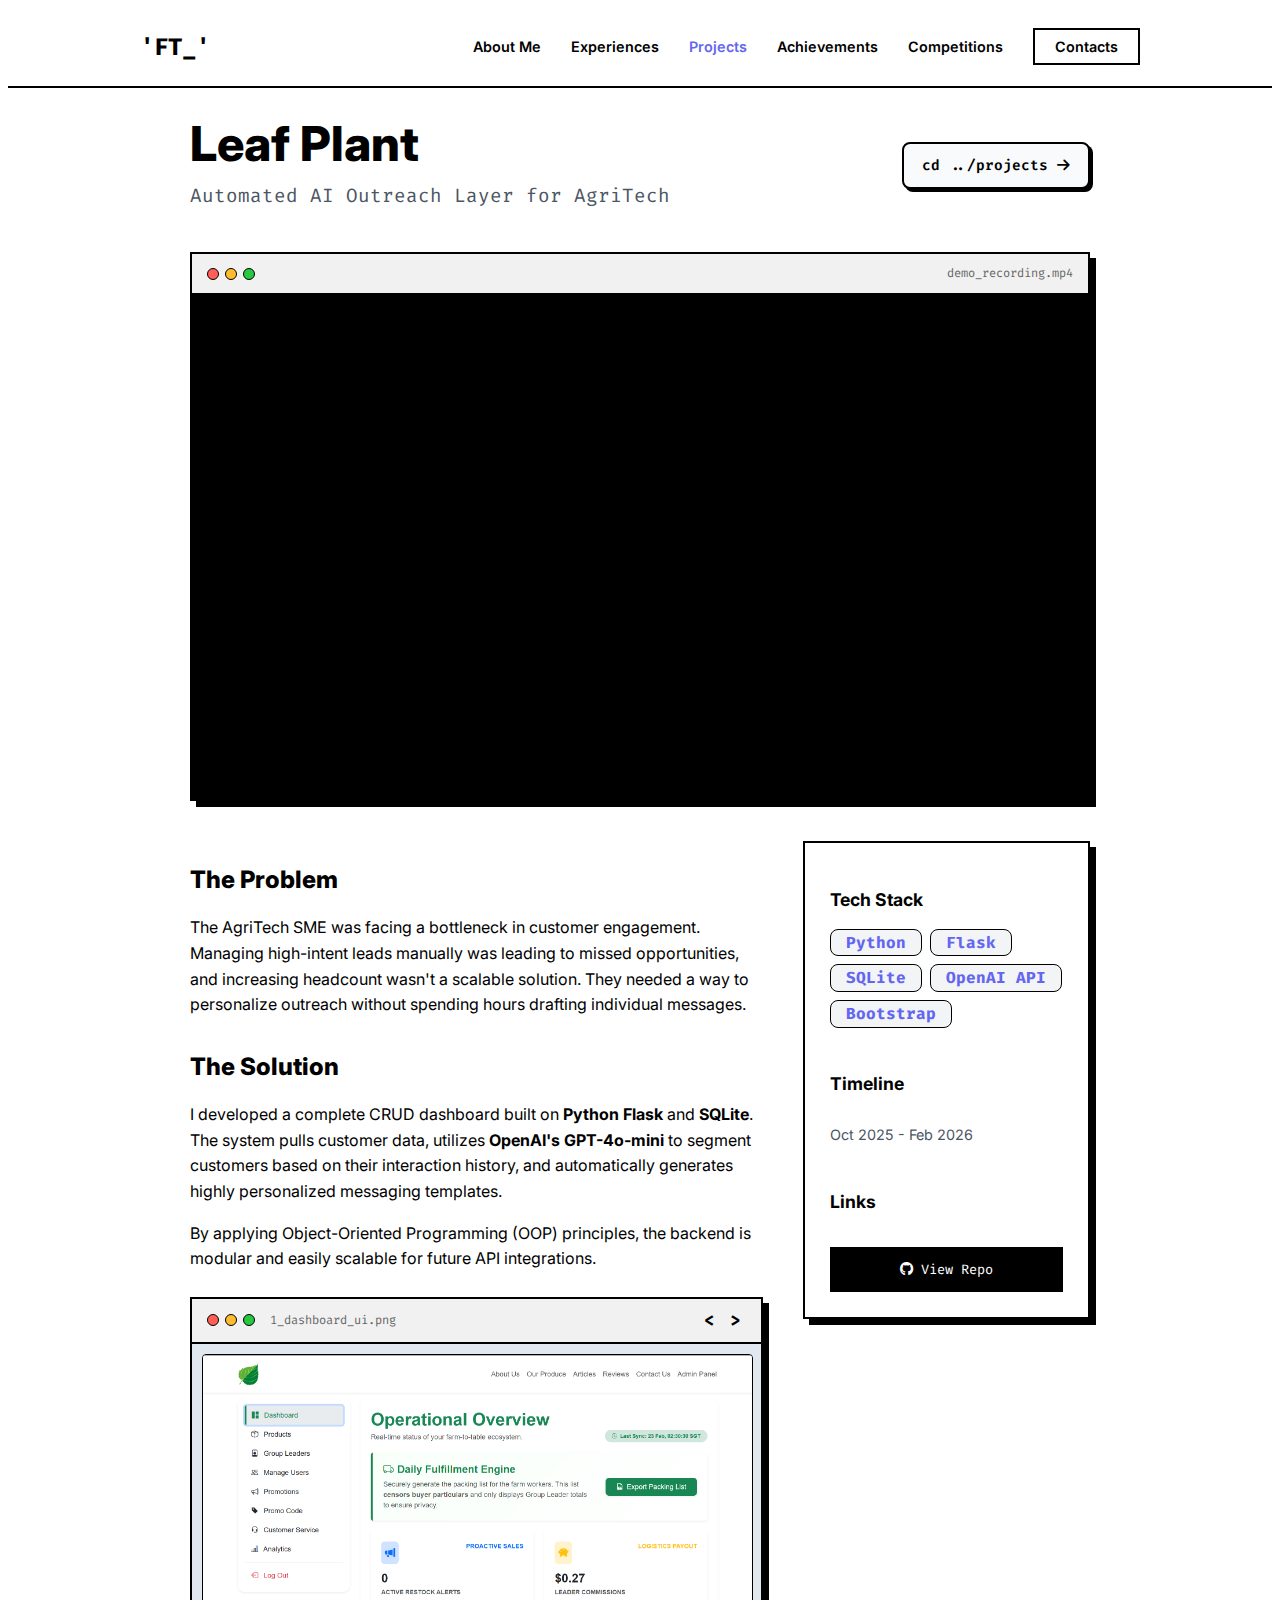
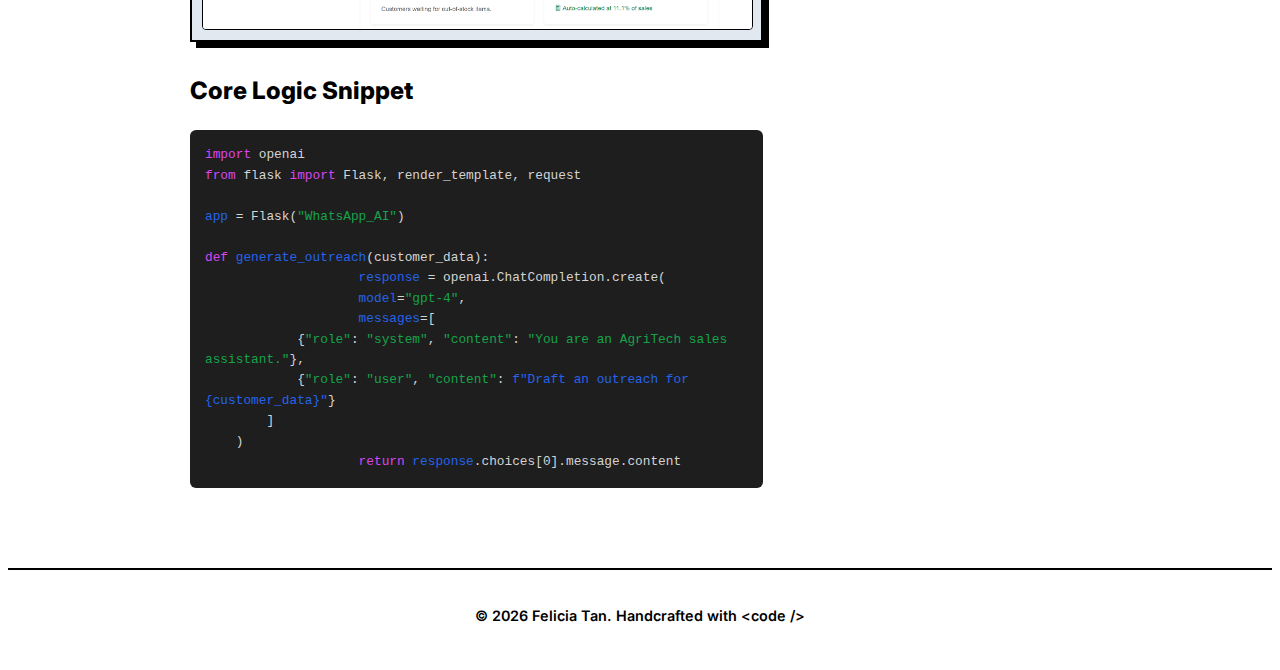
<file: leafplant.html>
<!DOCTYPE html>
<html lang="en">
<head>
    <meta charset="UTF-8">
    <meta name="viewport" content="width=device-width, initial-scale=1.0">
    <title>Leaf Plant | Projects</title>
    <link href="https://fonts.googleapis.com/css2?family=Inter:wght@400;600;800&family=Fira+Code:wght@400;500&display=swap" rel="stylesheet">
    <link rel="stylesheet" href="index.css">
    <link rel="stylesheet" href="https://cdnjs.cloudflare.com/ajax/libs/font-awesome/6.4.0/css/all.min.css">
    <link rel="icon" type="image/png" href="assets/logo.png">
</head>
<body>

    <nav class="navbar">
        <div class="nav-container">
            <a href="index.html" class="logo">'FT<span class="cursor-blink">_</span>'</a>
            <button class="menu-toggle" id="menu-toggle" aria-label="Toggle navigation">
                <i class="fas fa-bars"></i>
            </button>
            <ul class="nav-links" id="nav-links">
                <li><a href="me.html">About Me</a></li>
                <li><a href="experience.html">Experiences</a></li>
                <li><a href="projects.html" class="active" style="color: var(--accent);">Projects</a></li>
                <li><a href="achievements.html">Achievements</a></li>
                <li><a href="competitions.html">Competitions</a></li>
                <li><a href="index.html#contact" class="nav-btn">Contacts</a></li>
            </ul>
        </div>
    </nav>

    <div class="container" style="max-width: 900px; padding-bottom: 80px;">

        <header style="margin-top: 50px; margin-bottom: 40px; display: flex; justify-content: space-between; align-items: center; flex-wrap: wrap; gap: 20px;">
            <div>
                <h1 style="font-size: 3rem; font-weight: 800; margin-bottom: 10px; line-height: 1.1; margin-top: 0;">Leaf Plant</h1>
                <p style="font-size: 1.2rem; color: var(--text-secondary); font-family: 'Fira Code', monospace; margin: 0;">Automated AI Outreach Layer for AgriTech</p>
            </div>

            <a href="projects.html" style="text-decoration: none; color: #000; font-family: 'Fira Code', monospace; font-size: 0.9rem; font-weight: 600; background: #f8fafc; padding: 10px 18px; border-radius: 8px; border: 2px solid #000; box-shadow: 3px 3px 0px #000; transition: all 0.2s ease;" onmouseover="this.style.transform='translate(-2px, -2px)'; this.style.boxShadow='5px 5px 0px var(--accent)';" onmouseout="this.style.transform='translate(0, 0)'; this.style.boxShadow='3px 3px 0px #000';">
                cd ../projects <i class="fas fa-arrow-right"></i>
            </a>
        </header>

        <div class="project-card" style="padding: 0; overflow: hidden; margin-bottom: 40px;">
            <div class="window-bar">
                <div class="dots"><span class="red"></span><span class="yellow"></span><span class="green"></span></div>
                <div class="file-name">demo_recording.mp4</div>
            </div>
            <div class="video-container">
                <iframe src="https://drive.google.com/file/d/1i1QgbzcH0YSVfeBWV1kWn6itQ-c69Mp0/preview" title="Project Demo" frameborder="0" allow="accelerometer; autoplay; clipboard-write; encrypted-media; gyroscope; picture-in-picture" allowfullscreen></iframe>
            </div>
        </div>

        <div style="display: grid; grid-template-columns: 2fr 1fr; gap: 40px;">

            <div class="project-details">
                <h2 style="font-size: 1.5rem; font-weight: 800; margin-bottom: 15px;">The Problem</h2>
                <p>The AgriTech SME was facing a bottleneck in customer engagement. Managing high-intent leads manually was leading to missed opportunities, and increasing headcount wasn't a scalable solution. They needed a way to personalize outreach without spending hours drafting individual messages.</p>

                <h2 style="font-size: 1.5rem; font-weight: 800; margin-top: 30px; margin-bottom: 15px;">The Solution</h2>
                <p>I developed a complete CRUD dashboard built on <strong>Python Flask</strong> and <strong>SQLite</strong>. The system pulls customer data, utilizes <strong>OpenAI's GPT-4o-mini</strong> to segment customers based on their interaction history, and automatically generates highly personalized messaging templates.</p>
                <p>By applying Object-Oriented Programming (OOP) principles, the backend is modular and easily scalable for future API integrations.</p>

                <div class="project-card" style="padding: 0; overflow: hidden; margin-top: 25px; margin-bottom: 25px;">

                    <div class="window-bar" style="display: flex; align-items: center; justify-content: space-between;">
                        <div style="display: flex; align-items: center; gap: 15px;">
                            <div class="dots"><span class="red"></span><span class="yellow"></span><span class="green"></span></div>
                            <div class="file-name" id="carousel-filename" style="margin: 0;">1_dashboard_ui.png</div>
                        </div>

                        <div style="display: flex; gap: 15px; margin-right: 5px;">
                            <button onclick="changeSlide(-1)" style="background: none; border: none; cursor: pointer; font-family: 'Fira Code', monospace; font-weight: 800; font-size: 1.1rem; padding: 0; color: #000;">&lt;</button>
                            <button onclick="changeSlide(1)" style="background: none; border: none; cursor: pointer; font-family: 'Fira Code', monospace; font-weight: 800; font-size: 1.1rem; padding: 0; color: #000;">&gt;</button>
                        </div>
                    </div>

                    <div style="padding: 10px; background: #e2e8f0; position: relative;">

                        <div class="img-slide" style="display: block; animation: fadeIn 0.4s;">
                            <img src="assets/leafplant/dashboard.png" alt="Admin Dashboard" style="width: 100%; height: auto; display: block; border-radius: 4px; border: 1px solid #000;">
                        </div>
                        <div class="img-slide" style="display: none; animation: fadeIn 0.4s;">
                            <img src="assets/leafplant/marketingcampaign.png" alt="Marketing Campaign" style="width: 100%; height: auto; display: block; border-radius: 4px; border: 1px solid #000;">
                        </div>
                        <div class="img-slide" style="display: none; animation: fadeIn 0.4s;">
                            <img src="assets/leafplant/promocode.png" alt="Promo Code" style="width: 100%; height: auto; display: block; border-radius: 4px; border: 1px solid #000;">
                        </div>
                        <div class="img-slide" style="display: none; animation: fadeIn 0.4s;">
                            <img src="assets/leafplant/analytics.png" alt="Analytics" style="width: 100%; height: auto; display: block; border-radius: 4px; border: 1px solid #000;">
                        </div>

                    </div>
                </div>
                <h2 style="font-size: 1.5rem; font-weight: 800; margin-top: 30px; margin-bottom: 15px;">Core Logic Snippet</h2>
                <div class="code-snippet">
<pre><code><span class="k">import</span> openai
<span class="k">from</span> flask <span class="k">import</span> Flask, render_template, request

<span class="v">app</span> = Flask(<span class="s">"WhatsApp_AI"</span>)

<span class="k">def</span> <span class="v">generate_outreach</span>(customer_data):
                    <span class="v">response</span> = openai.ChatCompletion.create(
                    <span class="v">model</span>=<span class="s">"gpt-4"</span>,
                    <span class="v">messages</span>=[
            {<span class="s">"role"</span>: <span class="s">"system"</span>, <span class="s">"content"</span>: <span class="s">"You are an AgriTech sales assistant."</span>},
            {<span class="s">"role"</span>: <span class="s">"user"</span>, <span class="s">"content"</span>: <span class="v">f"Draft an outreach for {customer_data}"</span>}
        ]
    )
                    <span class="k">return</span> <span class="v">response</span>.choices[0].message.content</code></pre>
                </div>
            </div>

            <div>
                <div class="project-card" style="padding: 25px;">
                    <h3 style="font-size: 1.1rem; margin-bottom: 15px;">Tech Stack</h3>
                    <div style="display: flex; flex-wrap: wrap; gap: 8px; margin-bottom: 25px;">
                        <span class="code-name">Python</span>
                        <span class="code-name">Flask</span>
                        <span class="code-name">SQLite</span>
                        <span class="code-name">OpenAI API</span>
                        <span class="code-name">Bootstrap</span>
                    </div>

                    <h3 style="font-size: 1.1rem; margin-bottom: 10px;">Timeline</h3>
                    <p style="font-size: 0.9rem; color: var(--text-secondary); margin-bottom: 25px;">Oct 2025 - Feb 2026</p>

                    <h3 style="font-size: 1.1rem; margin-bottom: 10px;">Links</h3>

                    <a href="https://github.com/feliciatanxl/Leaf-Plant" target="_blank" class="terminal-btn" style="width: 100%; justify-content: center; box-sizing: border-box;">
                        <i class="fab fa-github"></i> View Repo
                    </a>
                </div>
            </div>

        </div>
    </div>

    <footer>
        <p>© 2026 Felicia Tan. Handcrafted with &lt;code /&gt;</p>
    </footer>

    <script>
        // Hamburger Menu Script
        const menuToggle = document.getElementById('menu-toggle');
        const navLinks = document.getElementById('nav-links');

        menuToggle.addEventListener('click', () => {
            navLinks.classList.toggle('active');
            const icon = menuToggle.querySelector('i');
            if (navLinks.classList.contains('active')) {
                icon.classList.replace('fa-bars', 'fa-times');
            } else {
                icon.classList.replace('fa-times', 'fa-bars');
            }
        });

        // ==========================================
        // Image Carousel Script
        // ==========================================
        let slideIndex = 0;
        const slides = document.querySelectorAll(".img-slide");
        const filenameDisplay = document.getElementById("carousel-filename");

        // These file names will change in the header bar as you click through!
        const fileNames = ["1_admin-dashboard.png", "2_marketing-campaign.png", "3_promo-code.png","4_analytics.png"];

        function changeSlide(n) {
            // Hide current slide
            slides[slideIndex].style.display = "none";

            // Calculate new index (looping around when it reaches the end/beginning)
            slideIndex = (slideIndex + n + slides.length) % slides.length;

            // Show new slide and update filename text
            slides[slideIndex].style.display = "block";
            filenameDisplay.innerText = fileNames[slideIndex];
        }
    </script>
</body>
</html>
</file>
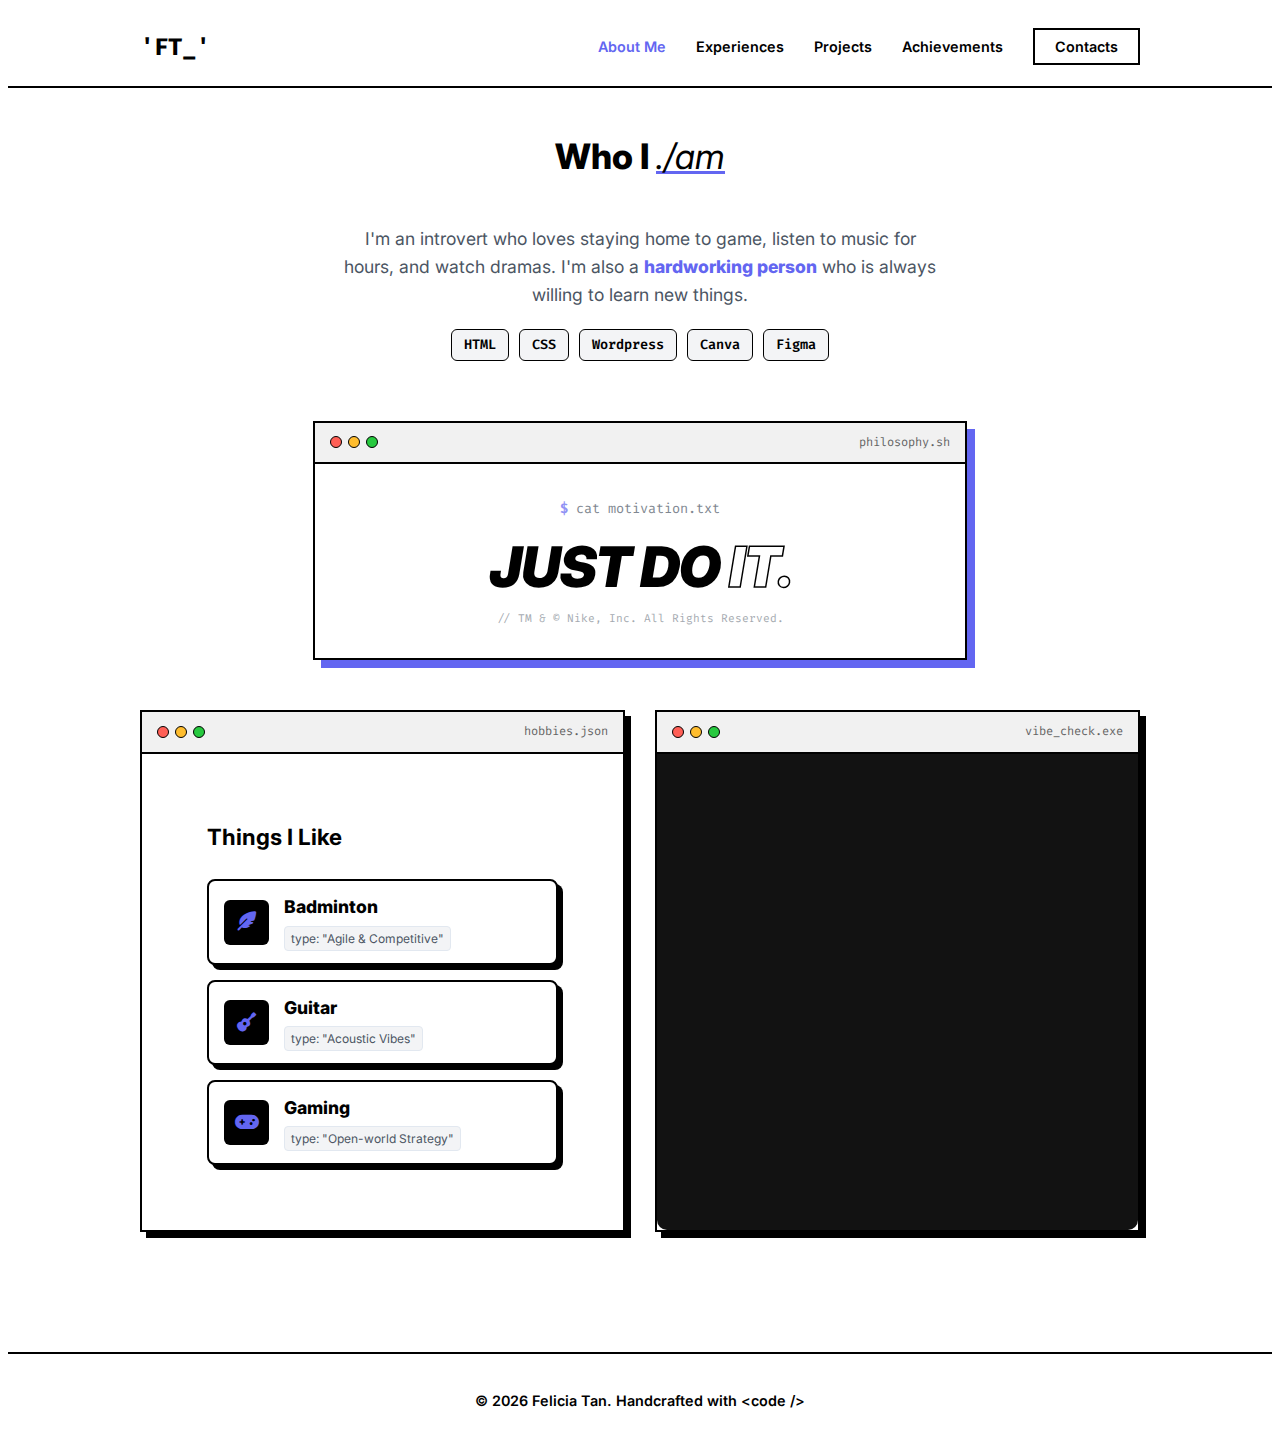
<file: me.html>
﻿<!DOCTYPE html>
<html lang="en">
<head>
    <meta charset="UTF-8">
    <meta name="viewport" content="width=device-width, initial-scale=1.0">
    <title>About Me</title>
    <link href="https://fonts.googleapis.com/css2?family=Inter:wght@400;600;800&family=Fira+Code:wght@400;500&display=swap" rel="stylesheet">
    <link rel="stylesheet" href="index.css">
    <link rel="stylesheet" href="https://cdnjs.cloudflare.com/ajax/libs/font-awesome/6.4.0/css/all.min.css">
    <link rel="icon" type="image/png" href="assets/logo.png">
</head>
<body>

    <nav class="navbar">
        <div class="nav-container">
            <a href="index.html" class="logo">'FT<span class="cursor-blink">_</span>'</a>

            <button class="menu-toggle" id="menu-toggle" aria-label="Toggle navigation">
                <i class="fas fa-bars"></i>
            </button>

            <ul class="nav-links" id="nav-links">
                <li><a href="me.html" class="active" style="color: var(--accent);">About Me</a></li>
                <li><a href="experience.html">Experiences</a></li>
                <li><a href="projects.html">Projects</a></li>
                <li><a href="achievements.html">Achievements</a></li>
                <li><a href="index.html#contact" class="nav-btn">Contacts</a></li>
            </ul>
        </div>
    </nav>

    <div class="container">

        <header class="section-header" style="text-align: center; margin-top: 60px; margin-bottom: 60px; max-width: 800px; margin-left: auto; margin-right: auto;">
            <h1 class="section-title">Who I <span>./am</span></h1>
            <p class="contact-text" style="font-size: 1.1rem; color: #4b5563; margin-bottom: 20px;">
                I'm an introvert who loves staying home to game, listen to music for hours, and watch dramas.
                I'm also a <span style="color: var(--accent); font-weight: 800;">hardworking person</span> who is always willing to learn new things.
            </p>

            <div class="tech-stack" style="display: flex; gap: 10px; justify-content: center; flex-wrap: wrap;">
                <span style="border: 1px solid #000; padding: 4px 12px; font-size: 0.85rem; border-radius: 6px; background: #f3f4f6; font-family: 'Fira Code', monospace; font-weight: 600;">HTML</span>
                <span style="border: 1px solid #000; padding: 4px 12px; font-size: 0.85rem; border-radius: 6px; background: #f3f4f6; font-family: 'Fira Code', monospace; font-weight: 600;">CSS</span>
                <span style="border: 1px solid #000; padding: 4px 12px; font-size: 0.85rem; border-radius: 6px; background: #f3f4f6; font-family: 'Fira Code', monospace; font-weight: 600;">Wordpress</span>
                <span style="border: 1px solid #000; padding: 4px 12px; font-size: 0.85rem; border-radius: 6px; background: #f3f4f6; font-family: 'Fira Code', monospace; font-weight: 600;">Canva</span>
                <span style="border: 1px solid #000; padding: 4px 12px; font-size: 0.85rem; border-radius: 6px; background: #f3f4f6; font-family: 'Fira Code', monospace; font-weight: 600;">Figma</span>
            </div>
        </header>

        <div class="project-card motto-window">
            <div class="window-bar">
                <div class="dots"><span class="red"></span><span class="yellow"></span><span class="green"></span></div>
                <div class="file-name">philosophy.sh</div>
            </div>
            <div class="window-body motto-body">
                <p class="command-line"><span class="prompt">$</span> cat motivation.txt</p>
                <h2 class="motto-display">JUST DO <span>IT.</span></h2>
                <p class="motto-credit">// TM & © Nike, Inc. All Rights Reserved.</p>
            </div>
        </div>

        <section class="projects-grid about-grid">

            <div class="project-card">
                <div class="window-bar">
                    <div class="dots"><span class="red"></span><span class="yellow"></span><span class="green"></span></div>
                    <div class="file-name">hobbies.json</div>
                </div>
                <div class="window-body">
                    <div class="project-info">
                        <h3 style="margin-bottom: 25px;">Things I Like</h3>

                        <div class="hobby-stack">

                            <div class="hobby-card">
                                <div class="card-icon">
                                    <i class="fas fa-feather-alt"></i>
                                </div>
                                <div class="card-content">
                                    <h4>Badminton</h4>
                                    <span class="tag">type: "Agile & Competitive"</span>
                                </div>
                            </div>

                            <div class="hobby-card">
                                <div class="card-icon">
                                    <i class="fas fa-guitar"></i>
                                </div>
                                <div class="card-content">
                                    <h4>Guitar</h4>
                                    <span class="tag">type: "Acoustic Vibes"</span>
                                </div>
                            </div>

                            <div class="hobby-card">
                                <div class="card-icon">
                                    <i class="fas fa-gamepad"></i>
                                </div>
                                <div class="card-content">
                                    <h4>Gaming</h4>
                                    <span class="tag">type: "Open-world Strategy"</span>
                                </div>
                            </div>

                        </div>
                    </div>
                </div>
            </div>

           <div class="project-card">
                <div class="window-bar">
                    <div class="dots"><span class="red"></span><span class="yellow"></span><span class="green"></span></div>
                    <div class="file-name">vibe_check.exe</div>
                </div>
                <div class="window-body" style="padding: 0; background: #121212; overflow: hidden; border-bottom-left-radius: 10px; border-bottom-right-radius: 10px; height: 100%;">
                    <iframe src="https://open.spotify.com/embed/playlist/0KACHX8Vv0sXMJP3zid9D4?utm_source=generator&theme=0" width="100%" height="100%" frameborder="0" allowfullscreen="" allow="autoplay; clipboard-write; encrypted-media; fullscreen; picture-in-picture" loading="lazy" style="border-radius: 0px; display: block; min-height: 352px;"></iframe>
                </div>
            </div>

        </section>
    </div>

    <footer>
        <p>© 2026 Felicia Tan. Handcrafted with &lt;code /&gt;</p>
    </footer>

    <script>
        const menuToggle = document.getElementById('menu-toggle');
        const navLinks = document.getElementById('nav-links');

        menuToggle.addEventListener('click', () => {
            navLinks.classList.toggle('active');

            // Switch icon between 'Bars' and 'X'
            const icon = menuToggle.querySelector('i');
            if (navLinks.classList.contains('active')) {
                icon.classList.replace('fa-bars', 'fa-times');
            } else {
                icon.classList.replace('fa-times', 'fa-bars');
            }
        });

        document.querySelectorAll('.nav-links a').forEach(link => {
            link.addEventListener('click', () => {
                navLinks.classList.remove('active');
                menuToggle.querySelector('i').classList.replace('fa-times', 'fa-bars');
            });
        });
    </script>

</body>
</html>
</file>
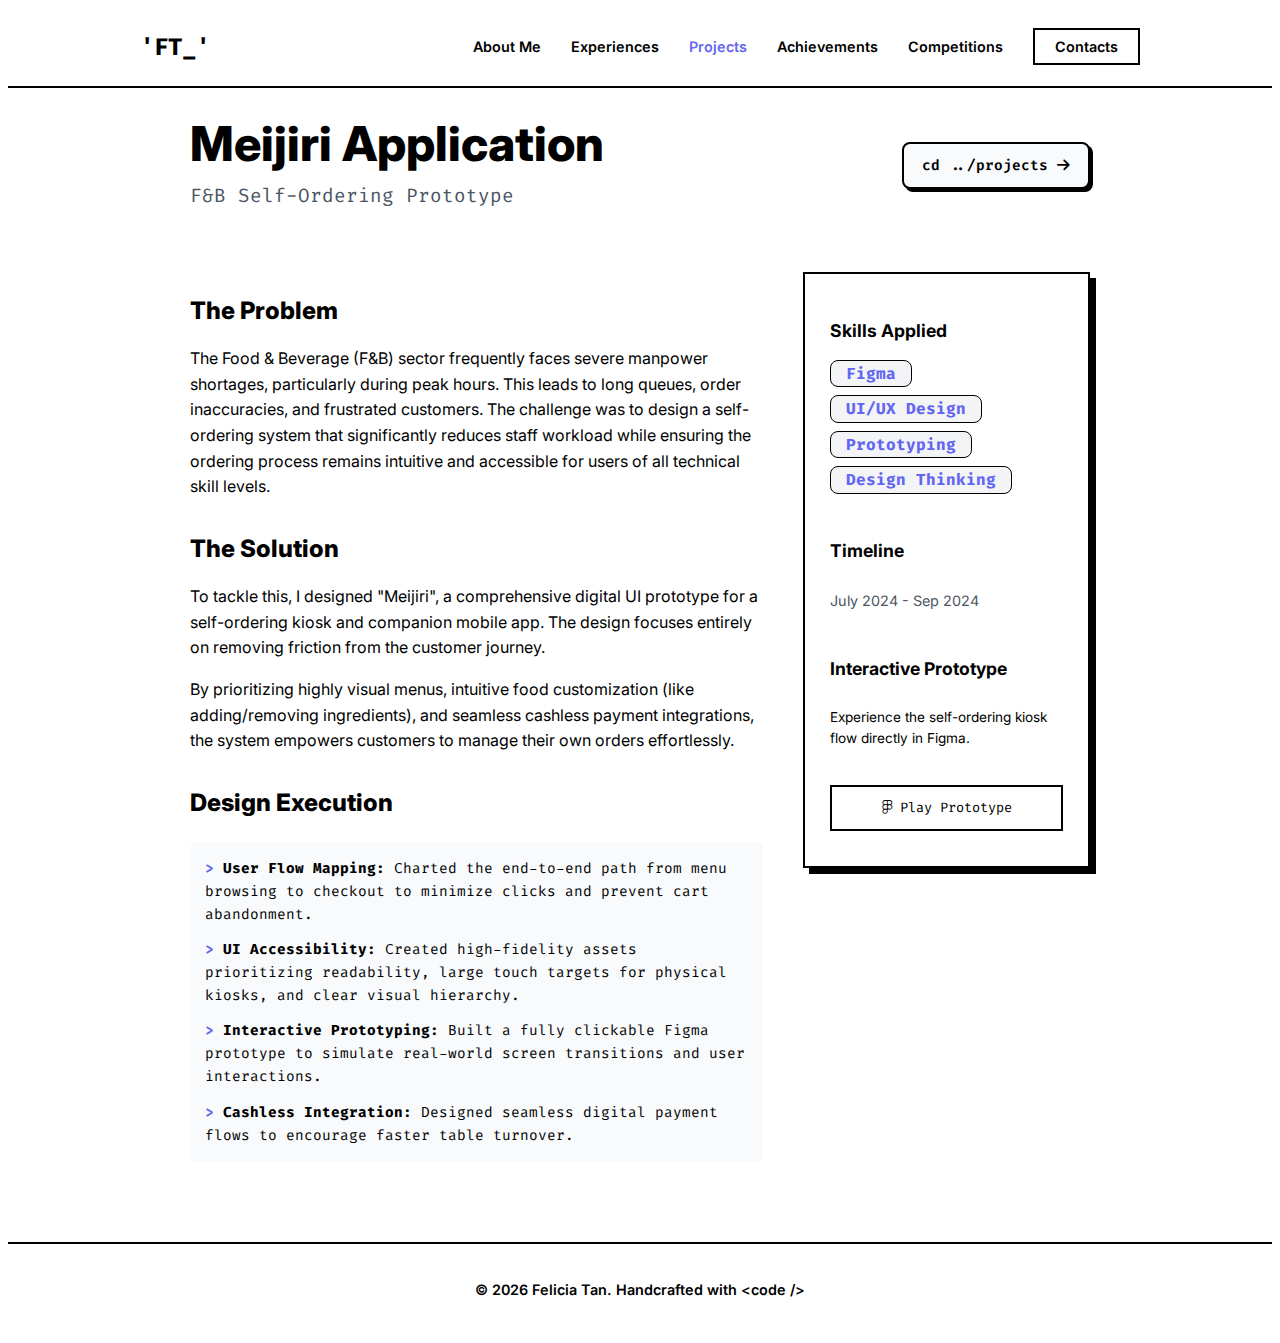
<file: meijiri.html>
<!DOCTYPE html>
<html lang="en">
<head>
    <meta charset="UTF-8">
    <meta name="viewport" content="width=device-width, initial-scale=1.0">
    <title>Meijiri Application | Projects</title>
    <link href="https://fonts.googleapis.com/css2?family=Inter:wght@400;600;800&family=Fira+Code:wght@400;500&display=swap" rel="stylesheet">
    <link rel="stylesheet" href="index.css">
    <link rel="stylesheet" href="https://cdnjs.cloudflare.com/ajax/libs/font-awesome/6.4.0/css/all.min.css">
    <link rel="icon" type="image/png" href="assets/logo.png">
</head>
<body>

    <nav class="navbar">
        <div class="nav-container">
            <a href="index.html" class="logo">'FT<span class="cursor-blink">_</span>'</a>
            <button class="menu-toggle" id="menu-toggle" aria-label="Toggle navigation">
                <i class="fas fa-bars"></i>
            </button>
            <ul class="nav-links" id="nav-links">
                <li><a href="me.html">About Me</a></li>
                <li><a href="experience.html">Experiences</a></li>
                <li><a href="projects.html" class="active" style="color: var(--accent);">Projects</a></li>
                <li><a href="achievements.html">Achievements</a></li>
                <li><a href="competitions.html">Competitions</a></li>
                <li><a href="index.html#contact" class="nav-btn">Contacts</a></li>
            </ul>
        </div>
    </nav>

    <div class="container" style="max-width: 900px; padding-bottom: 80px;">

        <header style="margin-top: 50px; margin-bottom: 60px; display: flex; justify-content: space-between; align-items: center; flex-wrap: wrap; gap: 20px;">
            <div>
                <h1 style="font-size: 3rem; font-weight: 800; margin-bottom: 10px; line-height: 1.1; margin-top: 0;">Meijiri Application</h1>
                <p style="font-size: 1.2rem; color: var(--text-secondary); font-family: 'Fira Code', monospace; margin: 0;">F&B Self-Ordering Prototype</p>
            </div>

            <a href="projects.html" style="text-decoration: none; color: #000; font-family: 'Fira Code', monospace; font-size: 0.9rem; font-weight: 600; background: #f8fafc; padding: 10px 18px; border-radius: 8px; border: 2px solid #000; box-shadow: 3px 3px 0px #000; transition: all 0.2s ease;" onmouseover="this.style.transform='translate(-2px, -2px)'; this.style.boxShadow='5px 5px 0px var(--accent)';" onmouseout="this.style.transform='translate(0, 0)'; this.style.boxShadow='3px 3px 0px #000';">
                cd ../projects <i class="fas fa-arrow-right"></i>
            </a>
        </header>

        <div style="display: grid; grid-template-columns: 2fr 1fr; gap: 40px;">

            <div class="project-details">
                <h2 style="font-size: 1.5rem; font-weight: 800; margin-bottom: 15px;">The Problem</h2>
                <p>The Food & Beverage (F&B) sector frequently faces severe manpower shortages, particularly during peak hours. This leads to long queues, order inaccuracies, and frustrated customers. The challenge was to design a self-ordering system that significantly reduces staff workload while ensuring the ordering process remains intuitive and accessible for users of all technical skill levels.</p>

                <h2 style="font-size: 1.5rem; font-weight: 800; margin-top: 30px; margin-bottom: 15px;">The Solution</h2>
                <p>To tackle this, I designed "Meijiri", a comprehensive digital UI prototype for a self-ordering kiosk and companion mobile app. The design focuses entirely on removing friction from the customer journey.</p>
                <p>By prioritizing highly visual menus, intuitive food customization (like adding/removing ingredients), and seamless cashless payment integrations, the system empowers customers to manage their own orders effortlessly.</p>

                <h2 style="font-size: 1.5rem; font-weight: 800; margin-top: 30px; margin-bottom: 15px;">Design Execution</h2>
                <div class="code-snippet" style="background: #f8fafc; border-color: #000; color: #000;">
                    <ul style="list-style-type: none; padding-left: 0; margin: 0; font-family: 'Fira Code', monospace; font-size: 0.9rem;">
                        <li style="margin-bottom: 12px;"><span style="color: var(--accent); font-weight: 800;">></span> <strong>User Flow Mapping:</strong> Charted the end-to-end path from menu browsing to checkout to minimize clicks and prevent cart abandonment.</li>
                        <li style="margin-bottom: 12px;"><span style="color: var(--accent); font-weight: 800;">></span> <strong>UI Accessibility:</strong> Created high-fidelity assets prioritizing readability, large touch targets for physical kiosks, and clear visual hierarchy.</li>
                        <li style="margin-bottom: 12px;"><span style="color: var(--accent); font-weight: 800;">></span> <strong>Interactive Prototyping:</strong> Built a fully clickable Figma prototype to simulate real-world screen transitions and user interactions.</li>
                        <li><span style="color: var(--accent); font-weight: 800;">></span> <strong>Cashless Integration:</strong> Designed seamless digital payment flows to encourage faster table turnover.</li>
                    </ul>
                </div>
            </div>

            <div>
                <div class="project-card" style="padding: 25px;">
                    <h3 style="font-size: 1.1rem; margin-bottom: 15px;">Skills Applied</h3>
                    <div style="display: flex; flex-wrap: wrap; gap: 8px; margin-bottom: 25px;">
                        <span class="code-name">Figma</span>
                        <span class="code-name">UI/UX Design</span>
                        <span class="code-name">Prototyping</span>
                        <span class="code-name">Design Thinking</span>
                    </div>

                    <h3 style="font-size: 1.1rem; margin-bottom: 10px;">Timeline</h3>
                    <p style="font-size: 0.9rem; color: var(--text-secondary); margin-bottom: 25px;">July 2024 - Sep 2024</p>

                    <h3 style="font-size: 1.1rem; margin-bottom: 10px;">Interactive Prototype</h3>
                    <p style="font-size: 0.85rem; margin-bottom: 15px;">Experience the self-ordering kiosk flow directly in Figma.</p>
                    
                    <a href="https://www.figma.com/proto/zxJHCJkydTtk30G1Kr0scT/Group-4-Wireframe-Project?node-id=887-33433&starting-point-node-id=197%3A821&t=abbRhbKOx80F3zXW-1" target="_blank" class="terminal-btn" style="width: 100%; justify-content: center; box-sizing: border-box; margin-bottom: 10px; background: #fff; color: #000;">
                        <i class="fab fa-figma"></i> Play Prototype
                    </a>
                </div>
            </div>

        </div>
    </div>

    <footer>
        <p>© 2026 Felicia Tan. Handcrafted with &lt;code /&gt;</p>
    </footer>

    <script>
        // Hamburger Menu Script
        const menuToggle = document.getElementById('menu-toggle');
        const navLinks = document.getElementById('nav-links');

        menuToggle.addEventListener('click', () => {
            navLinks.classList.toggle('active');
            const icon = menuToggle.querySelector('i');
            if (navLinks.classList.contains('active')) {
                icon.classList.replace('fa-bars', 'fa-times');
            } else {
                icon.classList.replace('fa-times', 'fa-bars');
            }
        });
    </script>
</body>
</html>
</file>
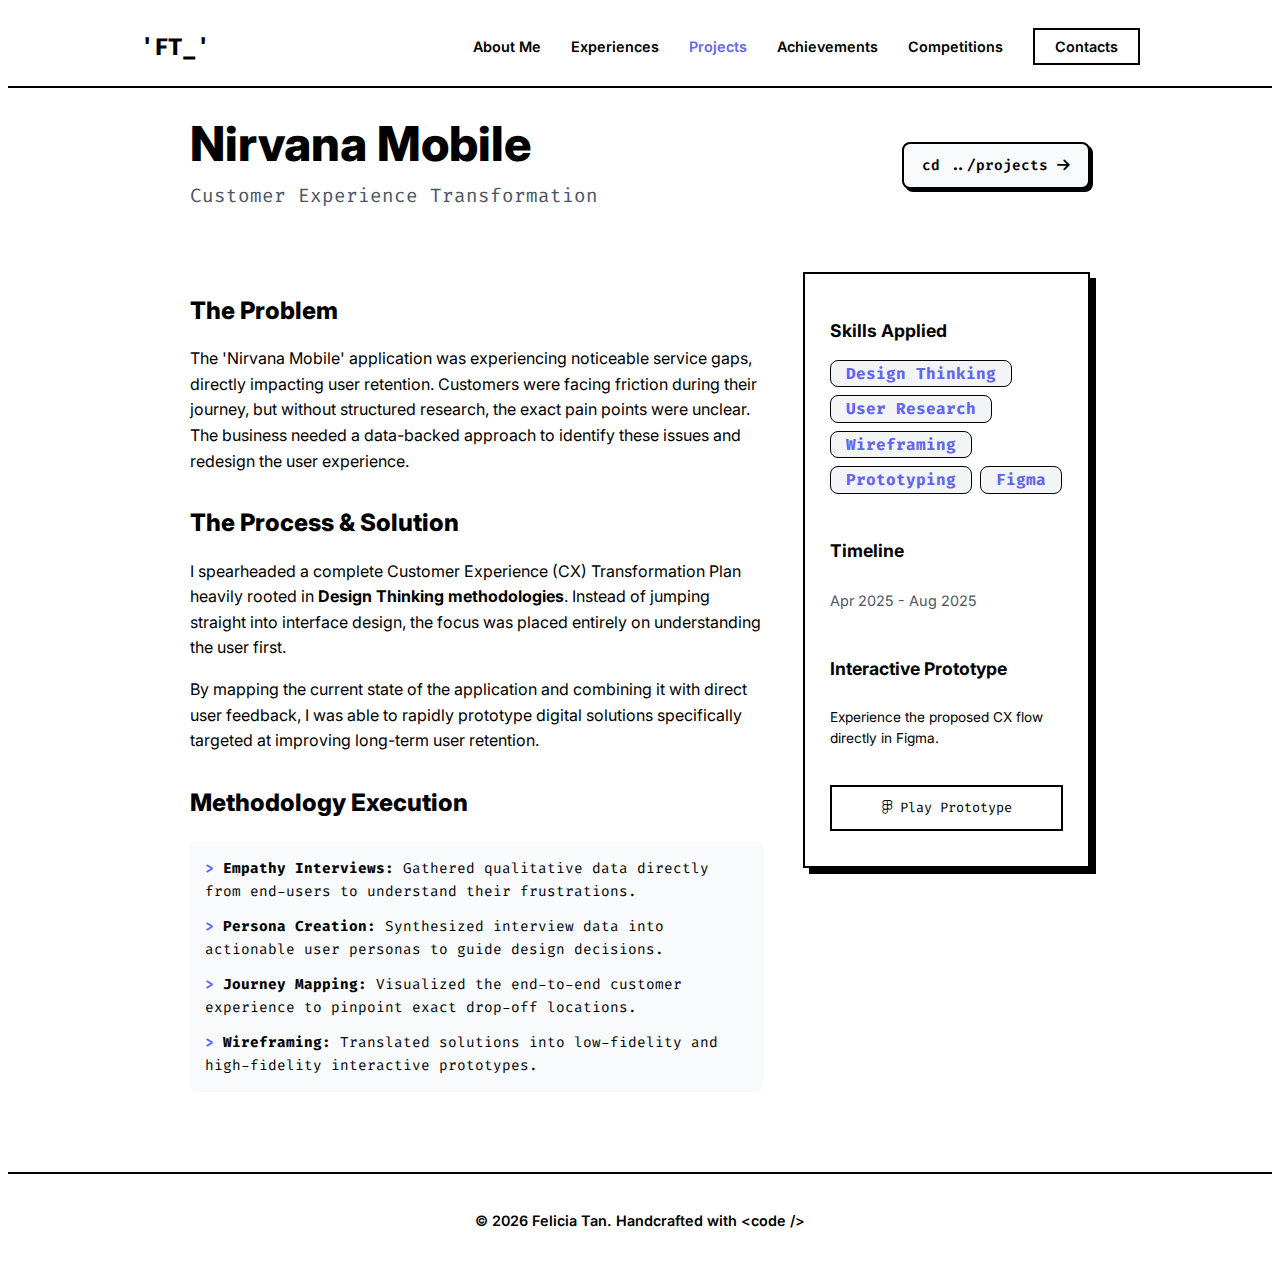
<file: nirvana.html>
<!DOCTYPE html>
<html lang="en">
<head>
    <meta charset="UTF-8">
    <meta name="viewport" content="width=device-width, initial-scale=1.0">
    <title>Nirvana Mobile | Projects</title>
    <link href="https://fonts.googleapis.com/css2?family=Inter:wght@400;600;800&family=Fira+Code:wght@400;500&display=swap" rel="stylesheet">
    <link rel="stylesheet" href="index.css">
    <link rel="stylesheet" href="https://cdnjs.cloudflare.com/ajax/libs/font-awesome/6.4.0/css/all.min.css">
    <link rel="icon" type="image/png" href="assets/logo.png">
</head>
<body>

    <nav class="navbar">
        <div class="nav-container">
            <a href="index.html" class="logo">'FT<span class="cursor-blink">_</span>'</a>
            <button class="menu-toggle" id="menu-toggle" aria-label="Toggle navigation">
                <i class="fas fa-bars"></i>
            </button>
            <ul class="nav-links" id="nav-links">
                <li><a href="me.html">About Me</a></li>
                <li><a href="experience.html">Experiences</a></li>
                <li><a href="projects.html" class="active" style="color: var(--accent);">Projects</a></li>
                <li><a href="achievements.html">Achievements</a></li>
                <li><a href="competitions.html">Competitions</a></li>
                <li><a href="index.html#contact" class="nav-btn">Contacts</a></li>
            </ul>
        </div>
    </nav>

    <div class="container" style="max-width: 900px; padding-bottom: 80px;">

        <header style="margin-top: 50px; margin-bottom: 60px; display: flex; justify-content: space-between; align-items: center; flex-wrap: wrap; gap: 20px;">
            <div>
                <h1 style="font-size: 3rem; font-weight: 800; margin-bottom: 10px; line-height: 1.1; margin-top: 0;">Nirvana Mobile</h1>
                <p style="font-size: 1.2rem; color: var(--text-secondary); font-family: 'Fira Code', monospace; margin: 0;">Customer Experience Transformation</p>
            </div>

            <a href="projects.html" style="text-decoration: none; color: #000; font-family: 'Fira Code', monospace; font-size: 0.9rem; font-weight: 600; background: #f8fafc; padding: 10px 18px; border-radius: 8px; border: 2px solid #000; box-shadow: 3px 3px 0px #000; transition: all 0.2s ease;" onmouseover="this.style.transform='translate(-2px, -2px)'; this.style.boxShadow='5px 5px 0px var(--accent)';" onmouseout="this.style.transform='translate(0, 0)'; this.style.boxShadow='3px 3px 0px #000';">
                cd ../projects <i class="fas fa-arrow-right"></i>
            </a>
        </header>

        <div style="display: grid; grid-template-columns: 2fr 1fr; gap: 40px;">

            <div class="project-details">
                <h2 style="font-size: 1.5rem; font-weight: 800; margin-bottom: 15px;">The Problem</h2>
                <p>The 'Nirvana Mobile' application was experiencing noticeable service gaps, directly impacting user retention. Customers were facing friction during their journey, but without structured research, the exact pain points were unclear. The business needed a data-backed approach to identify these issues and redesign the user experience.</p>

                <h2 style="font-size: 1.5rem; font-weight: 800; margin-top: 30px; margin-bottom: 15px;">The Process & Solution</h2>
                <p>I spearheaded a complete Customer Experience (CX) Transformation Plan heavily rooted in <strong>Design Thinking methodologies</strong>. Instead of jumping straight into interface design, the focus was placed entirely on understanding the user first.</p>
                <p>By mapping the current state of the application and combining it with direct user feedback, I was able to rapidly prototype digital solutions specifically targeted at improving long-term user retention.</p>

                <h2 style="font-size: 1.5rem; font-weight: 800; margin-top: 30px; margin-bottom: 15px;">Methodology Execution</h2>
                <div class="code-snippet" style="background: #f8fafc; border-color: #000; color: #000;">
                    <ul style="list-style-type: none; padding-left: 0; margin: 0; font-family: 'Fira Code', monospace; font-size: 0.9rem;">
                        <li style="margin-bottom: 12px;"><span style="color: var(--accent); font-weight: 800;">></span> <strong>Empathy Interviews:</strong> Gathered qualitative data directly from end-users to understand their frustrations.</li>
                        <li style="margin-bottom: 12px;"><span style="color: var(--accent); font-weight: 800;">></span> <strong>Persona Creation:</strong> Synthesized interview data into actionable user personas to guide design decisions.</li>
                        <li style="margin-bottom: 12px;"><span style="color: var(--accent); font-weight: 800;">></span> <strong>Journey Mapping:</strong> Visualized the end-to-end customer experience to pinpoint exact drop-off locations.</li>
                        <li><span style="color: var(--accent); font-weight: 800;">></span> <strong>Wireframing:</strong> Translated solutions into low-fidelity and high-fidelity interactive prototypes.</li>
                    </ul>
                </div>
            </div>

            <div>
                <div class="project-card" style="padding: 25px;">
                    <h3 style="font-size: 1.1rem; margin-bottom: 15px;">Skills Applied</h3>
                    <div style="display: flex; flex-wrap: wrap; gap: 8px; margin-bottom: 25px;">
                        <span class="code-name">Design Thinking</span>
                        <span class="code-name">User Research</span>
                        <span class="code-name">Wireframing</span>
                        <span class="code-name">Prototyping</span>
                        <span class="code-name">Figma</span>
                    </div>

                    <h3 style="font-size: 1.1rem; margin-bottom: 10px;">Timeline</h3>
                    <p style="font-size: 0.9rem; color: var(--text-secondary); margin-bottom: 25px;">Apr 2025 - Aug 2025</p>

                    <h3 style="font-size: 1.1rem; margin-bottom: 10px;">Interactive Prototype</h3>
                    <p style="font-size: 0.85rem; margin-bottom: 15px;">Experience the proposed CX flow directly in Figma.</p>
                    
                    <a href="https://www.figma.com/proto/gLbDiwQ1UBHq7DW5cj2E5e/BIE-Prototype?node-id=34-3025&p=f&t=GZ7ejx3Y30eW4h1n-1&scaling=scale-down&content-scaling=fixed&page-id=1%3A50&starting-point-node-id=28%3A969" target="_blank" class="terminal-btn" style="width: 100%; justify-content: center; box-sizing: border-box; margin-bottom: 10px; background: #fff; color: #000;">
                        <i class="fab fa-figma"></i> Play Prototype
                    </a>
                </div>
            </div>

        </div>
    </div>

    <footer>
        <p>© 2026 Felicia Tan. Handcrafted with &lt;code /&gt;</p>
    </footer>

    <script>
        // Hamburger Menu Script
        const menuToggle = document.getElementById('menu-toggle');
        const navLinks = document.getElementById('nav-links');

        menuToggle.addEventListener('click', () => {
            navLinks.classList.toggle('active');
            const icon = menuToggle.querySelector('i');
            if (navLinks.classList.contains('active')) {
                icon.classList.replace('fa-bars', 'fa-times');
            } else {
                icon.classList.replace('fa-times', 'fa-bars');
            }
        });
    </script>
</body>
</html>
</file>
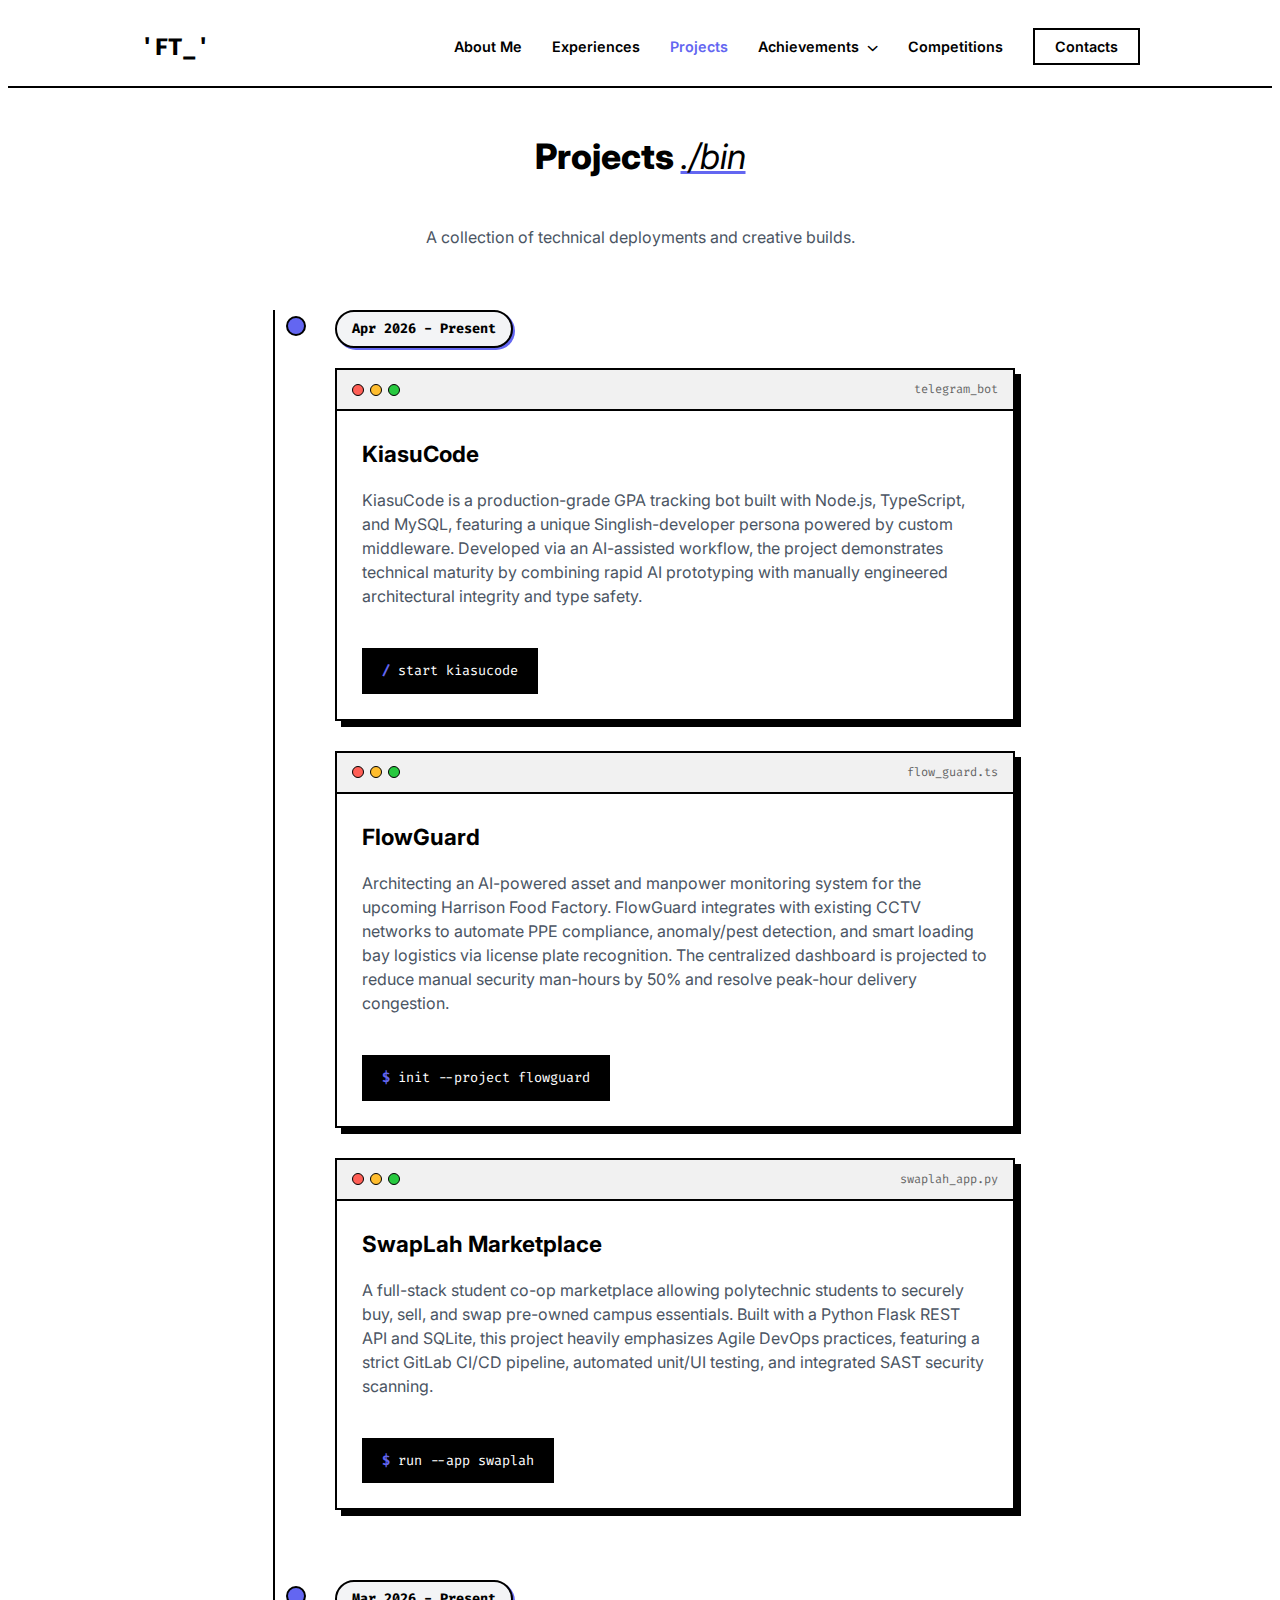
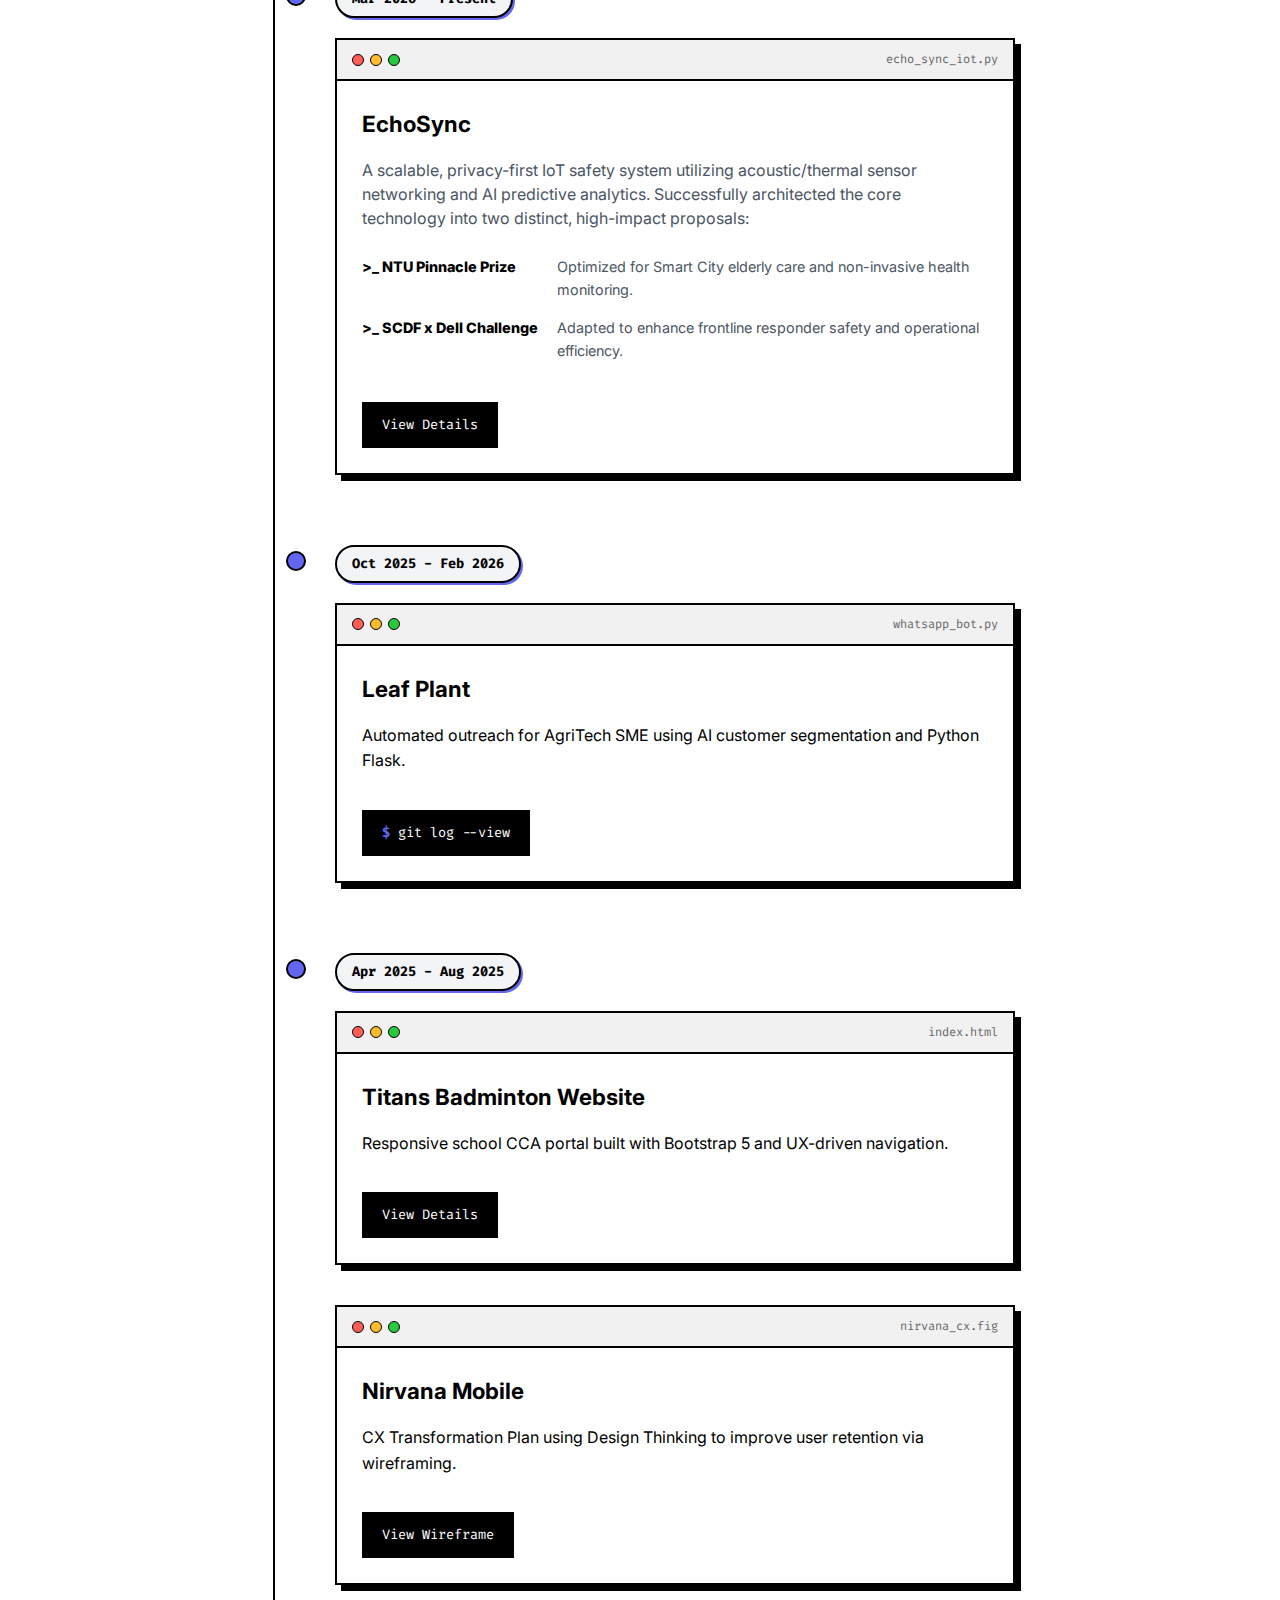
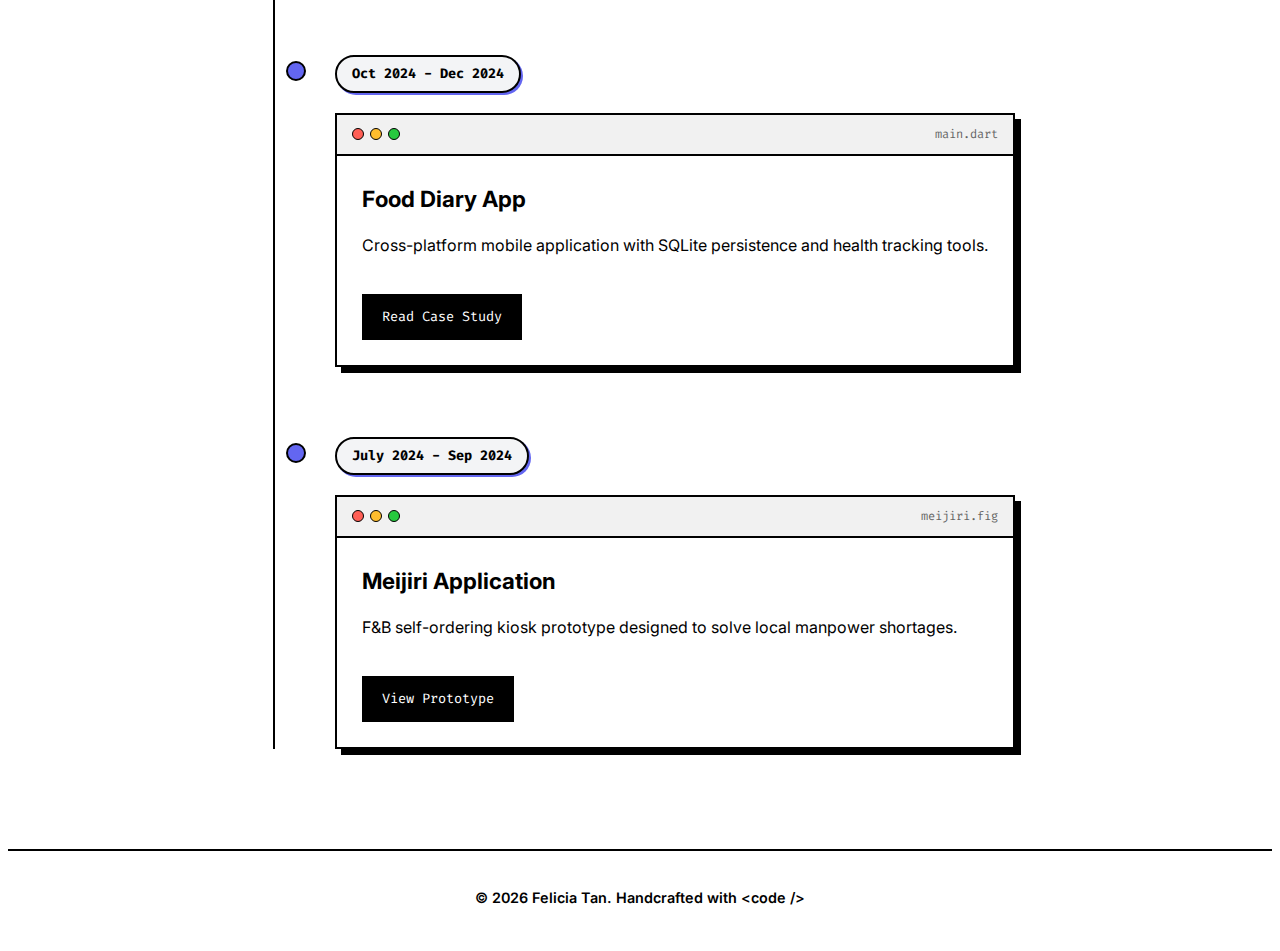
<file: projects.html>
﻿<!DOCTYPE html>
<html lang="en">
<head>
    <meta charset="UTF-8">
    <meta name="viewport" content="width=device-width, initial-scale=1.0">
    <title>Projects</title>
    <link href="https://fonts.googleapis.com/css2?family=Inter:wght@400;600;800&family=Fira+Code:wght@400;500&display=swap" rel="stylesheet">
    <link rel="stylesheet" href="index.css">
    <link rel="stylesheet" href="https://cdnjs.cloudflare.com/ajax/libs/font-awesome/6.4.0/css/all.min.css">
    <link rel="icon" type="image/png" href="assets/logo.png">
</head>
<body>

    <nav class="navbar">
        <div class="nav-container">
            <a href="index.html" class="logo">'FT<span class="cursor-blink">_</span>'</a>
            <button class="menu-toggle" id="menu-toggle" aria-label="Toggle navigation">
                <i class="fas fa-bars"></i>
            </button>
            <ul class="nav-links" id="nav-links">
                <li><a href="me.html">About Me</a></li>
                <li><a href="experience.html">Experiences</a></li>
                
                <li><a href="projects.html" class="active" style="color: var(--accent);">Projects</a></li>
                
                <li class="dropdown">
                    <a href="#" style="cursor: pointer;">Achievements <i class="fas fa-chevron-down" style="font-size: 0.7rem; margin-left: 4px; vertical-align: middle;"></i></a>
                    <div class="dropdown-content">
                        <a href="achievements.html">>_ Project Milestones</a>
                        <a href="awards.html">>_ Academic Awards</a>
                        <a href="certs.html">>_ Tech Certifications</a>
                    </div>
                </li>

                <li><a href="competitions.html">Competitions</a></li>
                <li><a href="index.html#contact" class="nav-btn">Contacts</a></li>
            </ul>
        </div>
    </nav>

    <div class="container">
        <header class="section-header" style="text-align: center; margin-top: 60px; margin-bottom: 60px;">
            <h1 class="section-title">Projects <span>./bin</span></h1>
            <p class="contact-text">A collection of technical deployments and creative builds.</p>
        </header>

        <section class="timeline-container">
            <div class="timeline-line"></div>

             <div class="timeline-item">
                <div class="timeline-dot"></div>
                <div class="timeline-date">Apr 2026 - Present</div>
                <div class="project-card" style="margin-bottom: 30px;">
                    <div class="window-bar">
                        <div class="dots"><span class="red"></span><span class="yellow"></span><span class="green"></span></div>
                        <div class="file-name">telegram_bot</div>
                    </div>
                    <div class="window-body">
                        <h3>KiasuCode</h3>
                        <p style="color: var(--text-secondary); line-height: 1.5; margin-bottom: 20px;">
                            KiasuCode is a production-grade GPA tracking bot built with Node.js, TypeScript, and MySQL, featuring a unique Singlish-developer persona powered by custom middleware. Developed via an AI-assisted workflow, the project demonstrates technical maturity by combining rapid AI prototyping with manually engineered architectural integrity and type safety.
                        </p>
                        <a href="kiasucode.html" class="terminal-btn">
                            <span class="prompt">/</span>start kiasucode
                        </a>
                    </div>
                </div>
                <div class="project-card" style="margin-bottom: 30px;">
                    <div class="window-bar">
                        <div class="dots"><span class="red"></span><span class="yellow"></span><span class="green"></span></div>
                        <div class="file-name">flow_guard.ts</div>
                    </div>
                    <div class="window-body">
                        <h3>FlowGuard</h3>
                        <p style="color: var(--text-secondary); line-height: 1.5; margin-bottom: 20px;">
                            Architecting an AI-powered asset and manpower monitoring system for the upcoming Harrison Food Factory. FlowGuard integrates with existing CCTV networks to automate PPE compliance, anomaly/pest detection, and smart loading bay logistics via license plate recognition. The centralized dashboard is projected to reduce manual security man-hours by 50% and resolve peak-hour delivery congestion.
                        </p>
                        <a href="flowguard.html" class="terminal-btn">
                            <span class="prompt">$</span> init --project flowguard
                        </a>
                    </div>
                </div>
                <div class="project-card">
                    <div class="window-bar">
                        <div class="dots"><span class="red"></span><span class="yellow"></span><span class="green"></span></div>
                        <div class="file-name">swaplah_app.py</div>
                    </div>
                    <div class="window-body">
                        <h3>SwapLah Marketplace</h3>
                        <p style="color: var(--text-secondary); line-height: 1.5; margin-bottom: 20px;">
                            A full-stack student co-op marketplace allowing polytechnic students to securely buy, sell, and swap pre-owned campus essentials. Built with a Python Flask REST API and SQLite, this project heavily emphasizes Agile DevOps practices, featuring a strict GitLab CI/CD pipeline, automated unit/UI testing, and integrated SAST security scanning.
                        </p>
                        <a href="swaplah.html" class="terminal-btn">
                            <span class="prompt">$</span> run --app swaplah
                        </a>
                    </div>
                </div>
            </div>

            <div class="timeline-item">
            <div class="timeline-dot"></div>
            <div class="timeline-date">Mar 2026 - Present</div>
            
            <div class="project-card" style="margin-bottom: 30px;">
            <div class="window-bar">
                <div class="dots"><span class="red"></span><span class="yellow"></span><span class="green"></span></div>
                <div class="file-name">echo_sync_iot.py</div>
            </div>
            <div class="window-body">
                
                <h3 style="margin-bottom: 10px;">EchoSync</h3>
                <p style="color: var(--text-secondary); line-height: 1.5; margin-bottom: 25px;">A scalable, privacy-first IoT safety system utilizing acoustic/thermal sensor networking and AI predictive analytics. Successfully architected the core technology into two distinct, high-impact proposals:</p>
                
                <div class="dual-pitch-grid">
                    
                    <div style="color: #000; font-weight: 800;">>_ NTU Pinnacle Prize</div>
                    <div style="color: var(--text-secondary);">Optimized for Smart City elderly care and non-invasive health monitoring.</div>
                    
                    <div style="color: #000; font-weight: 800;">>_ SCDF x Dell Challenge</div>
                    <div style="color: var(--text-secondary);">Adapted to enhance frontline responder safety and operational efficiency.</div>
                    
                </div>
                <a href="echosync.html" class="terminal-btn">View Details</a>
            </div>
        </div>

            <!-- <div class="project-card">
                <div class="window-bar">
                    <div class="dots"><span class="red"></span><span class="yellow"></span><span class="green"></span></div>
                    <div class="file-name">focus_flow.dart</div>
                </div>
                <div class="window-body">
                    
                    <div style="display: flex; gap: 10px; margin-bottom: 15px;">
                        <span class="status-tag" style="background: #e0e7ff; color: #4338ca; padding: 4px 10px; border-radius: 4px; font-size: 0.75rem; font-weight: 800; font-family: 'Fira Code', monospace;">Sandbox</span>
                    </div>
                    
                    <h3 style="margin-bottom: 10px;">Focus Flow</h3>
                    <p style="color: var(--text-secondary); line-height: 1.5; margin-bottom: 20px;">Cross-platform productivity mobile app built with Flutter and Dart. Features custom Lottie animations, complete FTUE onboarding, secure authentication routing, and dynamic state management.</p>
                    
                    <a href="focusflow.html" class="terminal-btn">
                        <span class="prompt">$</span> run flutter --app
                    </a>
                </div>
            </div> -->
        </div>

            <div class="timeline-item">
                <div class="timeline-dot"></div>
                <div class="timeline-date">Oct 2025 - Feb 2026</div>
                <div class="project-card">
                    <div class="window-bar">
                        <div class="dots"><span class="red"></span><span class="yellow"></span><span class="green"></span></div>
                        <div class="file-name">whatsapp_bot.py</div>
                    </div>
                    <div class="window-body">
                        <!-- <span class="status-tag success">Active</span> -->
                        <h3>Leaf Plant</h3>
                        <p>Automated outreach for AgriTech SME using AI customer segmentation and Python Flask.</p>
                        <a href="leafplant.html" class="terminal-btn">
                            <span class="prompt">$</span> git log --view
                        </a>
                    </div>
                </div>
            </div>

            <div class="timeline-item">
                <div class="timeline-dot"></div>
                <div class="timeline-date">Apr 2025 - Aug 2025</div>

                <div style="display: flex; flex-direction: column; gap: 40px;">

                    <div class="project-card">
                        <div class="window-bar">
                            <div class="dots"><span class="red"></span><span class="yellow"></span><span class="green"></span></div>
                            <div class="file-name">index.html</div>
                        </div>
                        <div class="window-body">
                            <h3>Titans Badminton Website</h3>
                            <p>Responsive school CCA portal built with Bootstrap 5 and UX-driven navigation.</p>
                            <a href="titans.html" class="terminal-btn">View Details</a>
                        </div>
                    </div>

                    <div class="project-card">
                        <div class="window-bar">
                            <div class="dots"><span class="red"></span><span class="yellow"></span><span class="green"></span></div>
                            <div class="file-name">nirvana_cx.fig</div>
                        </div>
                        <div class="window-body">
                            <h3>Nirvana Mobile</h3>
                            <p>CX Transformation Plan using Design Thinking to improve user retention via wireframing.</p>
                            <a href="nirvana.html" class="terminal-btn">View Wireframe</a>
                        </div>
                    </div>

                </div>
            </div>

            <div class="timeline-item">
                <div class="timeline-dot"></div>
                <div class="timeline-date">Oct 2024 - Dec 2024</div>
                <div class="project-card">
                    <div class="window-bar">
                        <div class="dots"><span class="red"></span><span class="yellow"></span><span class="green"></span></div>
                        <div class="file-name">main.dart</div>
                    </div>
                    <div class="window-body">
                        <h3>Food Diary App</h3>
                        <p>Cross-platform mobile application with SQLite persistence and health tracking tools.</p>
                        <a href="fooddiary.html" class="terminal-btn">Read Case Study</a>
                    </div>
                </div>
            </div>

            <div class="timeline-item">
                <div class="timeline-dot"></div>
                <div class="timeline-date">July 2024 - Sep 2024</div>
                <div class="project-card">
                    <div class="window-bar">
                        <div class="dots"><span class="red"></span><span class="yellow"></span><span class="green"></span></div>
                        <div class="file-name">meijiri.fig</div>
                    </div>
                    <div class="window-body">
                        <h3>Meijiri Application</h3>
                        <p>F&B self-ordering kiosk prototype designed to solve local manpower shortages.</p>
                        <a href="meijiri.html" class="terminal-btn">View Prototype</a>
                    </div>
                </div>
            </div>
        </section>

    </div>

    <footer>
        <p>© 2026 Felicia Tan. Handcrafted with &lt;code /&gt;</p>
    </footer>
    <script>
        const menuToggle = document.getElementById('menu-toggle');
        const navLinks = document.getElementById('nav-links');

        menuToggle.addEventListener('click', () => {
            navLinks.classList.toggle('active');

            // Switch icon between 'Bars' and 'X'
            const icon = menuToggle.querySelector('i');
            if (navLinks.classList.contains('active')) {
                icon.classList.replace('fa-bars', 'fa-times');
            } else {
                icon.classList.replace('fa-times', 'fa-bars');
            }
        });

        document.querySelectorAll('.nav-links a').forEach(link => {
            link.addEventListener('click', () => {
                navLinks.classList.remove('active');
                menuToggle.querySelector('i').classList.replace('fa-times', 'fa-bars');
            });
        });
    </script>

</body>
</html>
</file>
<file: index.css>
﻿/* *, *::before, *::after {
    box-sizing: border-box;
} */
:root {
    --bg-color: #ffffff;
    --text-primary: #000000;
    --text-secondary: #4b5563;
    --accent: #6366f1;
    --border-width: 2px;
}

html {
    scroll-behavior: smooth;
}

body {
    background-color: var(--bg-color);
    color: var(--text-primary);
    font-family: 'Inter', sans-serif;
    line-height: 1.6;
}

.container {
    max-width: 1000px;
    margin: -20px auto 0;
    padding: 0 20px;
}


.navbar {
    position: sticky;
    top: 0;
    background: #fff;
    padding: 20px 0;
    border-bottom: var(--border-width) solid #000;
    z-index: 100;
}

.nav-container {
    display: flex;
    justify-content: space-between;
    align-items: center;
    max-width: 1000px;
    margin: 0 auto;
    padding: 0 20px;
}

.logo {
    font-size: 1.5rem;
    font-weight: 800;
    text-decoration: none;
    color: #000;
    font-family: 'Fira Code', monospace;
}

.nav-links {
    list-style: none;
    display: flex;
    gap: 30px;
    align-items: center;
    margin: 0;
    padding: 0;
}

    .nav-links a {
        text-decoration: none;
        color: #000;
        font-weight: 600;
        font-size: 0.9rem;
        transition: color 0.2s;
    }

        .nav-links a:hover {
            color: var(--accent);
        }

.nav-btn {
    border: var(--border-width) solid #000;
    padding: 8px 20px;
    transition: all 0.2s;
}

    .nav-btn:hover {
        background: #000;
        color: #fff !important;
    }

.menu-toggle {
    display: none;
    background: #fff;
    border: var(--border-width) solid #000;
    padding: 5px 12px;
    cursor: pointer;
    font-size: 1.2rem;
    transition: all 0.2s ease;
}

    .menu-toggle:hover {
        background: var(--accent);
        color: #fff;
        box-shadow: 3px 3px 0px #000;
        transform: translate(-2px, -2px);
    }


@media (max-width: 850px) {
    .menu-toggle {
        display: block; 
    }

    .nav-links {
        display: none; 
        flex-direction: column;
        position: absolute;
        top: 100%; 
        left: 0;
        width: 100%;
        background: #fff;
        padding: 30px 0;
        border-bottom: var(--border-width) solid #000;
        gap: 25px;
        z-index: 1000;
    }

        
        .nav-links.active {
            display: flex;
            animation: slideDown 0.3s ease-out;
        }

        .nav-links li {
            width: 100%;
            text-align: center;
        }

    .nav-btn {
        display: inline-block;
        width: 70%;
    }
}

@keyframes slideDown {
    from {
        opacity: 0;
        transform: translateY(-10px);
    }

    to {
        opacity: 1;
        transform: translateY(0);
    }
}

.hero {
    display: flex;
    align-items: center;
    padding: 40px 0 80px 0;
    gap: 50px;
}

.hero-content {
    flex: 1;
}

.hero h1 {
    font-size: 3.5rem;
    font-weight: 800;
    margin-bottom: 10px;
}

    .hero h1 span {
        color: var(--text-secondary);
        -webkit-text-stroke: 1px #000;
        -webkit-text-fill-color: transparent;
    }

.hero h2 {
    font-size: 1.8rem;
    color: #000;
    margin-bottom: 20px;
}

.terminal-window {
    border: var(--border-width) solid #000;
    border-radius: 12px;
    background: #fff;
    margin: 25px 0;
    box-shadow: 6px 6px 0px #000;
    overflow: hidden;
}

.terminal-header {
    background: #f1f1f1;
    padding: 10px 15px;
    border-bottom: var(--border-width) solid #000;
    display: flex;
    gap: 8px;
    align-items: center;
}

.dot {
    width: 12px;
    height: 12px;
    border-radius: 50%;
    border: 1px solid #000;
}

.red {
    background: #ff5f56;
}

.yellow {
    background: #ffbd2e;
}

.green {
    background: #27c93f;
}

.terminal-title {
    font-size: 0.7rem;
    font-family: monospace;
    margin-left: auto;
    opacity: 0.5;
}

.terminal-body {
    padding: 20px;
    font-family: 'Fira Code', 'Courier New', monospace;
    font-size: 0.9rem;
    color: #333;
}

.prompt {
    color: var(--accent);
    font-weight: bold;
}

.cursor {
    animation: blink 1s infinite;
    font-weight: bold;
}

@keyframes blink {
    50% {
        opacity: 0;
    }
}

.hero-illustration img {
    width: 400px;
}

#contact {
    padding-top: 0px;
    margin-top: -20px;
}

#skills {
    padding-top: 0;
}


.section {
    padding: 50px 0;
}

.section-title {
    font-size: 2.2rem;
    font-weight: 800;
    margin-bottom: 40px;
    text-align: center;
}

    .section-title span {
        font-weight: 400;
        font-style: italic;
        text-decoration: underline var(--accent);
    }

.skills-grid {
    display: grid;
    grid-template-columns: repeat(auto-fit, minmax(140px, 1fr));
    gap: 20px;
}

.skill-box {
    border: var(--border-width) solid #000;
    padding: 30px;
    text-align: center;
    transition: all 0.2s ease;
    display: flex;
    flex-direction: column;
    gap: 10px;
    background: #fff;
}

    .skill-box:hover {
        background: #000;
        color: #fff;
        transform: translate(-4px, -4px);
        box-shadow: 4px 4px 0px #000;
    }

    .skill-box i {
        font-size: 2.5rem;
    }

.project-card {
    border: var(--border-width) solid #000;
    margin-bottom: 40px;
    background: #fff;
    transition: box-shadow 0.3s;
}

    .project-card:hover {
        box-shadow: 8px 8px 0px #f3f4f6;
    }

.project-info {
    padding: 40px;
}

.project-header {
    display: flex;
    justify-content: space-between;
    align-items: center;
    margin-bottom: 15px;
}

.status-tag {
    font-size: 0.7rem;
    padding: 2px 8px;
    border: 1px solid #000;
    font-weight: bold;
    text-transform: uppercase;
}

.code-snippet {
    background: #1e1e1e;
    color: #d4d4d4;
    padding: 15px;
    border-radius: 6px;
    font-family: 'Fira Code', monospace;
    font-size: 0.8rem;
    margin-top: 20px;
    overflow-x: auto;
    max-width: 100%;
    box-sizing: border-box;
}

.code-snippet pre {
    margin: 0;
    white-space: pre-wrap; 
    word-break: break-word;
}
.k {
    color: #d946ef;
}

.v {
    color: #2563eb;
}

.s {
    color: #16a34a;
}


.view-btn {
    display: inline-block;
    margin-top: 15px;
    font-weight: 800;
    color: #000;
    text-decoration: none;
    border-bottom: 2px solid #000;
    transition: padding-left 0.2s;
}

    .view-btn:hover {
        padding-left: 10px;
        color: var(--accent);
        border-color: var(--accent);
    }

footer {
    padding: 20px 0;
    border-top: var(--border-width) solid #000;
    text-align: center;
    font-weight: 600;
    font-size: 0.9rem;
}

@media (max-width: 850px) {
    .hero {
        flex-direction: column;
        text-align: center;
        padding: 40px 0;
    }

        .hero h1 {
            font-size: 2.8rem;
        }

    .hero-illustration img {
        width: 100%;
        max-width: 350px;
    }

    .nav-links {
        display: none;
    }

    .project-info {
        padding: 25px;
    }
}

.contact-text {
    text-align: center;
    max-width: 600px;
    margin: 0 auto 40px;
    color: var(--text-secondary);
}

.contact-grid {
    display: grid;
    grid-template-columns: repeat(auto-fit, minmax(250px, 1fr));
    gap: 20px;
}

.contact-card {
    border: var(--border-width) solid #000;
    padding: 30px;
    text-align: center;
    text-decoration: none;
    color: #000;
    background: #fff;
    transition: all 0.2s ease;
}

    .contact-card:hover {
        background: #000;
        color: #fff;
        transform: translate(-4px, -4px);
        box-shadow: 4px 4px 0px #000;
    }

    .contact-card i {
        font-size: 2rem;
        margin-bottom: 15px;
        display: block;
    }

    .contact-card span {
        font-weight: 800;
        display: block;
        margin-bottom: 5px;
        text-transform: uppercase;
        font-size: 0.8rem;
    }

    .contact-card p {
        font-size: 0.9rem;
        opacity: 0.8;
    }

.code-name {
    font-family: 'Fira Code', 'Courier New', monospace;
    font-weight: 800;
    color: var(--accent);
    background: #f3f4f6;
    padding: 0 15px;
    border-radius: 8px;
    border: 1px solid #000;
    display: inline-block;
    -webkit-text-stroke: 0px !important;
    -webkit-text-fill-color: var(--accent) !important;
}

.code-name-outline {
    font-family: 'Fira Code', monospace;
    color: var(--text-secondary);
    -webkit-text-stroke: 1px #000;
    -webkit-text-fill-color: transparent;
}


/* ==========================================================================
   CAREER SCROLLABLE TIMELINE (For Experiences Page)
   ========================================================================== */

.timeline {
    position: relative;
    max-width: 1100px;
    margin: 0 auto;
    padding: 10px 20px 0;
}

.timeline-rail {
    position: absolute;
    left: 140px;
    top: 30px;
    bottom: 160px;
    width: 2px;
    background: #000;
}

.timeline-block {
    position: relative;
    display: grid;
    grid-template-columns: 140px 1fr;
    gap: 50px;
    margin-bottom: 140px;
}

.timeline-marker {
    position: relative;
    text-align: right;
    padding-right: 40px;
}

    .timeline-marker::after {
        content: '';
        position: absolute;
        right: -9px;
        top: 12px;
        width: 14px;
        height: 14px;
        background: var(--accent);
        border: 2px solid #000;
        border-radius: 50%;
        z-index: 2;
    }

.year {
    font-size: 2.4rem;
    font-weight: 800;
    opacity: 0.25;
    line-height: 1;
}

.timeline-card {
    opacity: 0;
    transform: translateY(40px);
    transition: all 0.6s ease;
}

    .timeline-card.is-visible {
        opacity: 1;
        transform: translateY(0);
    }

.exp-list {
    list-style: none;
    padding: 0;
    margin: 0;
}

    .exp-list li {
        display: flex;
        align-items: flex-start;
        gap: 10px;
        margin-bottom: 8px;
    }

.filename {
    margin-left: 15px;
    font-family: 'Fira Code', monospace;
    font-size: 0.75rem;
    opacity: 0.6;
}

/* ==========================================================================
   PROJECTS BENTO GRID
   ========================================================================== */
.projects-grid {
    display: grid;
    grid-template-columns: repeat(3, 1fr);
    gap: 25px;
    margin-bottom: 80px;
}

.project-card {
    border: var(--border-width) solid #000;
    background: #fff;
    display: flex;
    flex-direction: column;
    box-shadow: 6px 6px 0px #000;
    transition: all 0.3s ease;
}

    .project-card.large {
        grid-column: span 2;
    }

    .project-card.tall {
        grid-row: span 2;
    }

    .project-card:hover {
        transform: translate(-4px, -4px);
        box-shadow: 10px 10px 0px var(--accent);
    }

.window-bar {
    background: #f1f1f1;
    border-bottom: var(--border-width) solid #000;
    padding: 10px 15px;
    display: flex;
    align-items: center;
}

.dots {
    display: flex;
    gap: 6px;
}

    .dots span {
        width: 10px;
        height: 10px;
        border-radius: 50%;
        border: 1px solid #000;
    }

.file-name {
    margin-left: auto;
    font-family: 'Fira Code', monospace;
    font-size: 0.75rem;
    opacity: 0.6;
}

.window-body {
    padding: 25px;
    flex-grow: 1;
    display: flex;
    flex-direction: column;
}

    .window-body h3 {
        margin: 0 0 10px 0;
        font-size: 1.4rem;
    }

.code-snippet {
    background: #1e1e1e;
    color: #d4d4d4;
    padding: 15px;
    border-radius: 6px;
    font-family: 'Fira Code', monospace;
    font-size: 0.8rem;
    margin-top: 20px;
    overflow-x: auto;
}

@media (max-width: 900px) {
    .projects-grid {
        grid-template-columns: 1fr;
        gap: 30px; 
        margin-top: 20px;
    }

    .project-card.large, .project-card.tall {
        grid-column: auto;
        grid-row: auto;
    }

    .window-body {
        padding: 20px 15px;
    }

        .window-body h3 {
            font-size: 1.2rem;
        }

   
    .code-snippet {
        font-size: 0.75rem;
        padding: 10px;
        margin-top: 15px;
    }

    
    .section-header {
        margin-top: 30px !important;
        margin-bottom: 30px !important;
        padding: 0 10px;
    }

        .section-header h1 {
            font-size: 2.2rem;
        }
}

@media (max-width: 480px) {
    .terminal-btn {
        font-size: 0.7rem; 
        padding: 8px 12px;
        display: flex;
        flex-wrap: wrap; 
    }
}

.terminal-btn {
    display: inline-flex;
    align-items: center;
    gap: 8px;
    margin-top: 20px;
    padding: 10px 18px;
    background: #000;
    color: #fff;
    text-decoration: none;
    font-family: 'Fira Code', monospace;
    font-size: 0.85rem;
    border: 2px solid #000;
    transition: all 0.2s ease;
}

    .terminal-btn .prompt {
        color: var(--accent);
    }

    .terminal-btn .repo-name {
        text-decoration: underline;
    }

    .terminal-btn:hover {
        background: #fff;
        color: #000;
        box-shadow: 4px 4px 0px var(--accent);
        transform: translate(-2px, -2px);
    }

.review-window {
    max-width: 800px;
    margin: 40px auto;
}

.testimonial-slider.min-view {
    padding: 60px 40px;
    min-height: 120px;
    display: flex;
    align-items: center;
    background: #fff;
}

.review-slide {
    display: none;
    width: 100%;
    animation: fadeIn 0.4s cubic-bezier(0.39, 0.575, 0.565, 1);
}

    .review-slide.active {
        display: block;
    }

.review-meta.no-desc {
    display: flex;
    justify-content: space-between;
    align-items: center;
    border-bottom: none;
    padding-bottom: 0;
}

.reviewer-info {
    font-family: 'Fira Code', monospace;
    font-size: 1rem;
}

.pdf-download-btn {
    background: #f3f4f6;
    border: 1px solid #000;
    color: #000;
    padding: 8px 16px;
    text-decoration: none;
    font-size: 0.75rem;
    font-family: 'Fira Code', monospace;
    display: flex;
    align-items: center;
    gap: 8px;
    transition: all 0.2s ease;
}

    .pdf-download-btn:hover {
        background: #000;
        color: #fff;
        transform: translateY(-2px);
        box-shadow: 4px 4px 0px var(--accent);
    }

.terminal-footer {
    background: #f1f1f1;
    border-top: var(--border-width) solid #000;
    padding: 12px 20px;
    display: flex;
    justify-content: flex-end;
    gap: 15px;
}

/* ==========================================================================
   MOBILE EXPERIENCE ADJUSTMENTS (Max-width: 850px)
   ========================================================================== */
@media (max-width: 850px) {
    /* 1. Reset the Timeline Layout */
    .timeline {
        padding: 40px 15px;
    }

    .timeline-rail {
        left: 20px;
        top: 20px;
        bottom: 20px;
    }

    .timeline-block {
        grid-template-columns: 1fr;
        gap: 20px;
        margin-bottom: 80px;
        padding-left: 40px;
    }

   
    .timeline-marker {
        text-align: left;
        padding-right: 0;
    }

        .timeline-marker::after {
            left: -27px;
            right: auto;
            top: 8px;
        }

    .year {
        font-size: 1.8rem;
        opacity: 0.5;
    }

    
    .exp-bento-card {
        flex-direction: column;
        padding: 20px !important;
        gap: 20px;
    }

    .exp-preview-window {
        width: fit-content;
        margin: 20px 0;
        max-width: 100%;
        border: var(--border-width) solid #000;
        overflow: hidden;
    }

    
    .preview-grid {
        flex-direction: column !important;
    }

        .preview-grid img {
        width: 100% !important;
        max-width: 100% !important;
        border-right: none !important; 
        border-bottom: 2px solid #000 !important;
    }

    .preview-grid img:last-child {
        border-bottom: none !important;
    }

    .exp-body h3 {
        font-size: 1.2rem;
    }

   
    .exp-footer {
        gap: 5px;
    }

        .exp-footer span {
            font-size: 0.6rem;
        }
}

.project-link-btn {
    display: flex; 
    align-items: center;
    justify-content: center; 
    gap: 10px;
    margin-top: auto; 
    padding: 10px 16px;
    background: #fff;
    color: #000;
    text-decoration: none;
    font-family: 'Fira Code', monospace;
    font-size: 0.85rem;
    font-weight: 800;
    border: 2px solid #000;
    border-radius: 4px;
    transition: all 0.2s ease;
    width: 100%; 
    box-sizing: border-box;
}

.project-link-btn i {
    font-size: 1.1rem;
    transition: color 0.2s ease;
}

.project-link-btn:hover {
    background: #000;
    color: black;
    transform: translate(-4px, -4px);
    box-shadow: 4px 4px 0px var(--accent);
}

.project-link-btn:hover i {
    color: black !important; 
}

/* ==========================================================================
   HOBBY WIDGETS (For me.html)
   ========================================================================== */
.hobby-stack {
    display: flex;
    flex-direction: column;
    gap: 15px;
}


.hobby-card {
    display: flex;
    align-items: center;
    gap: 15px;
    background: #ffffff;
    border: var(--border-width) solid #000;
    padding: 12px 15px;
    border-radius: 8px;
    box-shadow: 5px 5px 0px #000;
    transition: all 0.2s cubic-bezier(0.25, 0.8, 0.25, 1);
    cursor: default;
}

  
    .hobby-card:hover {
        transform: translate(3px, 3px);
        box-shadow: 2px 2px 0px #000;
        background-color: #f9fafb;
    }

.card-icon {
    width: 45px;
    height: 45px;
    background: #000;
    color: var(--accent);
    display: flex;
    justify-content: center;
    align-items: center;
    border-radius: 6px;
    font-size: 1.2rem;
    flex-shrink: 0;
}

.card-content h4 {
    margin: 0;
    font-size: 1.1rem;
    font-weight: 800;
}

.card-content .tag {
    display: block;
    margin-top: 4px;
    font-family: var(--font-mono);
    font-size: 0.75rem;
    color: var(--text-secondary);
    background: #f3f4f6;
    padding: 2px 6px;
    border-radius: 4px;
    width: fit-content;
    border: 1px solid #e2e8f0;
}

.expandable-img {
    cursor: zoom-in;
    transition: transform 0.3s ease;
}

    .expandable-img:hover {
        transform: scale(1.02);
    }

.lightbox {
    display: none;
    position: fixed;
    z-index: 2000;
    padding-top: 50px;
    left: 0;
    top: 0;
    width: 100%;
    height: 100%;
    background-color: rgba(0, 0, 0, 0.9);
    backdrop-filter: blur(5px);
}

.lightbox-content {
    margin: auto;
    display: block;
    width: 80%;
    max-width: 1000px;
    border: 3px solid #fff;
    box-shadow: 0px 0px 20px rgba(0,0,0,0.5);
    animation: zoomIn 0.3s;
}

@keyframes zoomIn {
    from {
        transform: scale(0.7);
        opacity: 0;
    }

    to {
        transform: scale(1);
        opacity: 1;
    }
}

.close-lightbox {
    position: absolute;
    top: 20px;
    right: 35px;
    color: #fff;
    font-size: 40px;
    font-weight: bold;
    cursor: pointer;
}

@media (max-width: 700px) {
    .lightbox-content {
        width: 95%;
    }
}

.hobby-link {
    text-decoration: none;
    color: inherit;
    display: block; 
}

.hobby-link h4 {
    color: #000;
    transition: color 0.2s ease; 
}

.hobby-link:hover .hobby-card {
    border-color: var(--accent);
    background-color: #f5f3ff; 
}

.hobby-link:hover h4 {
    color: var(--accent); 
}

/* ==========================================================================
   PROJECTS TIMELINE (FINAL FIX)
   ========================================================================== */
.timeline-container {
    position: relative;
    max-width: 750px;
    margin: 50px auto 100px auto;
    padding: 0 20px;
}

.timeline-line {
    position: absolute;
    left: 28px;
    top: 0;
    bottom: 0;
    width: 2px;
    background: #000;
}

.timeline-item {
    position: relative;
    margin-bottom: 70px;
    padding-left: 70px;
    width: 100%;
    box-sizing: border-box;
}

.timeline-dot {
    position: absolute;
    left: 21px;
    top: 6px;
    width: 16px;
    height: 16px;
    background: var(--accent);
    border: 2px solid #000;
    border-radius: 50%;
    z-index: 2;
}

.timeline-date {
    display: inline-block;
    font-family: 'Fira Code', monospace;
    font-size: 0.85rem;
    font-weight: 800;
    color: #000;
    background: #f3f4f6;
    border: 2px solid #000;
    padding: 6px 15px;
    border-radius: 20px;
    margin-bottom: 20px;
    box-shadow: 2px 2px 0px var(--accent);
}

.timeline-item .project-card {
    width: 100%;
    max-width: 100%; 
    display: block;
    margin-bottom: 0;
    box-sizing: border-box;
}

.timeline-item .window-body {
    display: block;
}

.window-body .status-tag {
    display: inline-block;
    width: fit-content;
    margin-bottom: 12px;
}

.timeline-item .terminal-btn {
    width: fit-content;
    white-space: nowrap;
}

@media (max-width: 600px) {
    .timeline-line {
        left: 20px;
    }

    .timeline-dot {
        left: 13px;
    }

    .timeline-item {
        padding-left: 50px;
    }

    .timeline-date {
        font-size: 0.75rem;
    }
}


/* ==========================================================================
   PROJECT DETAIL PAGES (MEDIA EMBEDS)
   ========================================================================== */
.video-container {
    position: relative;
    padding-bottom: 56.25%; 
    height: 0;
    overflow: hidden;
    background: #000;
}

    .video-container iframe,
    .video-container video {
        position: absolute;
        top: 0;
        left: 0;
        width: 100%;
        height: 100%;
        border: none;
    }

@media (max-width: 800px) {
    
    header[style*="display: flex"] {
        flex-wrap: nowrap !important;
        align-items: flex-start !important; 
        gap: 15px !important;
    }

    header[style*="display: flex"] a {
        white-space: nowrap !important; 
        padding: 8px 12px !important;
        font-size: 0.75rem !important;
        margin-top: 5px !important; 
    }

    header h1[style*="font-size: 3rem"] {
        font-size: 1.8rem !important;
    }
    
    header p[style*="font-size: 1.2rem"] {
        font-size: 0.85rem !important;
        line-height: 1.4 !important;
    }

    div[style*="grid-template-columns: 2fr 1fr"] {
        grid-template-columns: 1fr !important;
        gap: 20px !important;
    }

    .img-slide > div, .img-slide img {
        height: auto !important;
        min-height: 200px;
    }
    
    .project-details + div > .project-card {
        padding: 20px !important;
    }
}
/* ==========================================================================
   INTEGRATED MOTTO WINDOW (SMALLER VERSION)
   ========================================================================== */
.motto-window {
    margin: 30px auto 50px;
    max-width: 650px;
    background: #fff;
    border: var(--border-width) solid #000;
    box-shadow: 8px 8px 0px var(--accent);
}

.motto-body {
    padding: 20px 20px 30px;
    text-align: center;
}

.command-line {
    font-family: 'Fira Code', monospace;
    font-size: 0.85rem;
    color: var(--text-secondary);
    margin-bottom: 20px;
    opacity: 0.7;
}

.motto-display {
    font-size: clamp(2.2rem, 5vw, 3.5rem);
    font-weight: 900;
    text-transform: uppercase;
    letter-spacing: -1px;
    margin: 0 0 15px 0;
    font-style: italic;
    color: #000;
    line-height: 1;
}

    .motto-display span {
        color: var(--accent);
        -webkit-text-stroke: 1.5px #000;
        -webkit-text-fill-color: transparent;
    }

.motto-credit {
    font-family: 'Fira Code', monospace;
    font-size: 0.7rem;
    color: var(--text-secondary);
    opacity: 0.5;
    margin: 0;
}

/* ==========================================================================
   ABOUT ME GRID 
   ========================================================================== */
.about-grid {
    grid-template-columns: repeat(2, 1fr);
    gap: 30px;
}

@media (max-width: 900px) {
    .about-grid {
        grid-template-columns: 1fr !important;
    }
}

/* ==========================================================================
   ACHIEVEMENTS PAGE (achievements.html) - 2 COLUMN LAYOUT
   ========================================================================== */
.achievements-grid {
    display: grid;
    grid-template-columns: repeat(2, 1fr); /* Changed to 2 equal columns */
    gap: 30px;
}

/* Makes the locked banner take up both columns */
.achievement-card.wide {
    grid-column: span 2;
}

/* Mobile View: Force all cards to stack in 1 single column */
@media (max-width: 900px) {
    .achievements-grid {
        grid-template-columns: 1fr;
    }
    .achievement-card.wide {
        grid-column: auto;
    }
}


/* ==========================================================================
   NAVBAR DROPDOWN MENU
   ========================================================================== */
.dropdown {
    position: relative;
    display: inline-block;
}
.dropdown-content {
    display: none;
    position: absolute;
    background-color: #fff;
    min-width: 250px;
    border: 2px solid #000;
    box-shadow: 4px 4px 0px #000;
    z-index: 200;
    top: 100%;
    left: 0;
    margin-top: 0; 
    border-radius: 4px;
}

.dropdown-content::before {
    content: '';
    position: absolute;
    top: -8px;
    left: 20px;
    width: 12px;
    height: 12px;
    background: #fff;
    border-top: 2px solid #000;
    border-left: 2px solid #000;
    transform: rotate(45deg);
}

.dropdown-content a {
    color: #000 !important;
    padding: 12px 20px;
    text-decoration: none;
    display: block;
    font-weight: 600;
    font-size: 0.85rem;
    border-bottom: 1px solid #f1f1f1;
    transition: all 0.2s ease;
}

.dropdown-content a:last-child {
    border-bottom: none;
}

.dropdown-content a:hover {
    background-color: #f8fafc;
    color: var(--accent) !important;
    padding-left: 25px;
}

.dropdown:hover .dropdown-content {
    display: block;
}

@media (max-width: 850px) {
    .dropdown-content {
        position: static;
        display: none; 
        box-shadow: none;
        border: none; 
        margin: 10px auto; 
        width: 100%;
        background: transparent;
    }
    .dropdown-content::before {
        display: none; 
    }
    .dropdown-content a {
        padding: 10px 15px;
        text-align: center; 
        border-bottom: none; 
    }
    .dropdown-content a:hover {
        padding-left: 15px; 
        background-color: transparent;
    }
    div[style*="grid-template-columns: repeat(3, 1fr)"] {
        grid-template-columns: 1fr !important; 
    }

    div[style*="grid-template-columns: repeat(3, 1fr)"] > div {
        height: 250px !important; 
    }
}

/* ==========================================================================
   ECHO SYNC DUAL-PITCH GRID (Responsive)
   ========================================================================== */
.dual-pitch-grid {
    display: grid;
    grid-template-columns: 180px 1fr;
    gap: 15px;
    font-size: 0.9rem;
    margin-bottom: 20px;
}

@media (max-width: 650px) {
    /* On mobile, stack the columns into a single column */
    .dual-pitch-grid {
        grid-template-columns: 1fr; 
        gap: 5px;
    }
    
    /* Adds a little breathing room between the two proposals on mobile */
    .dual-pitch-grid .pitch-title {
        margin-top: 15px;
    }
}
</file>
